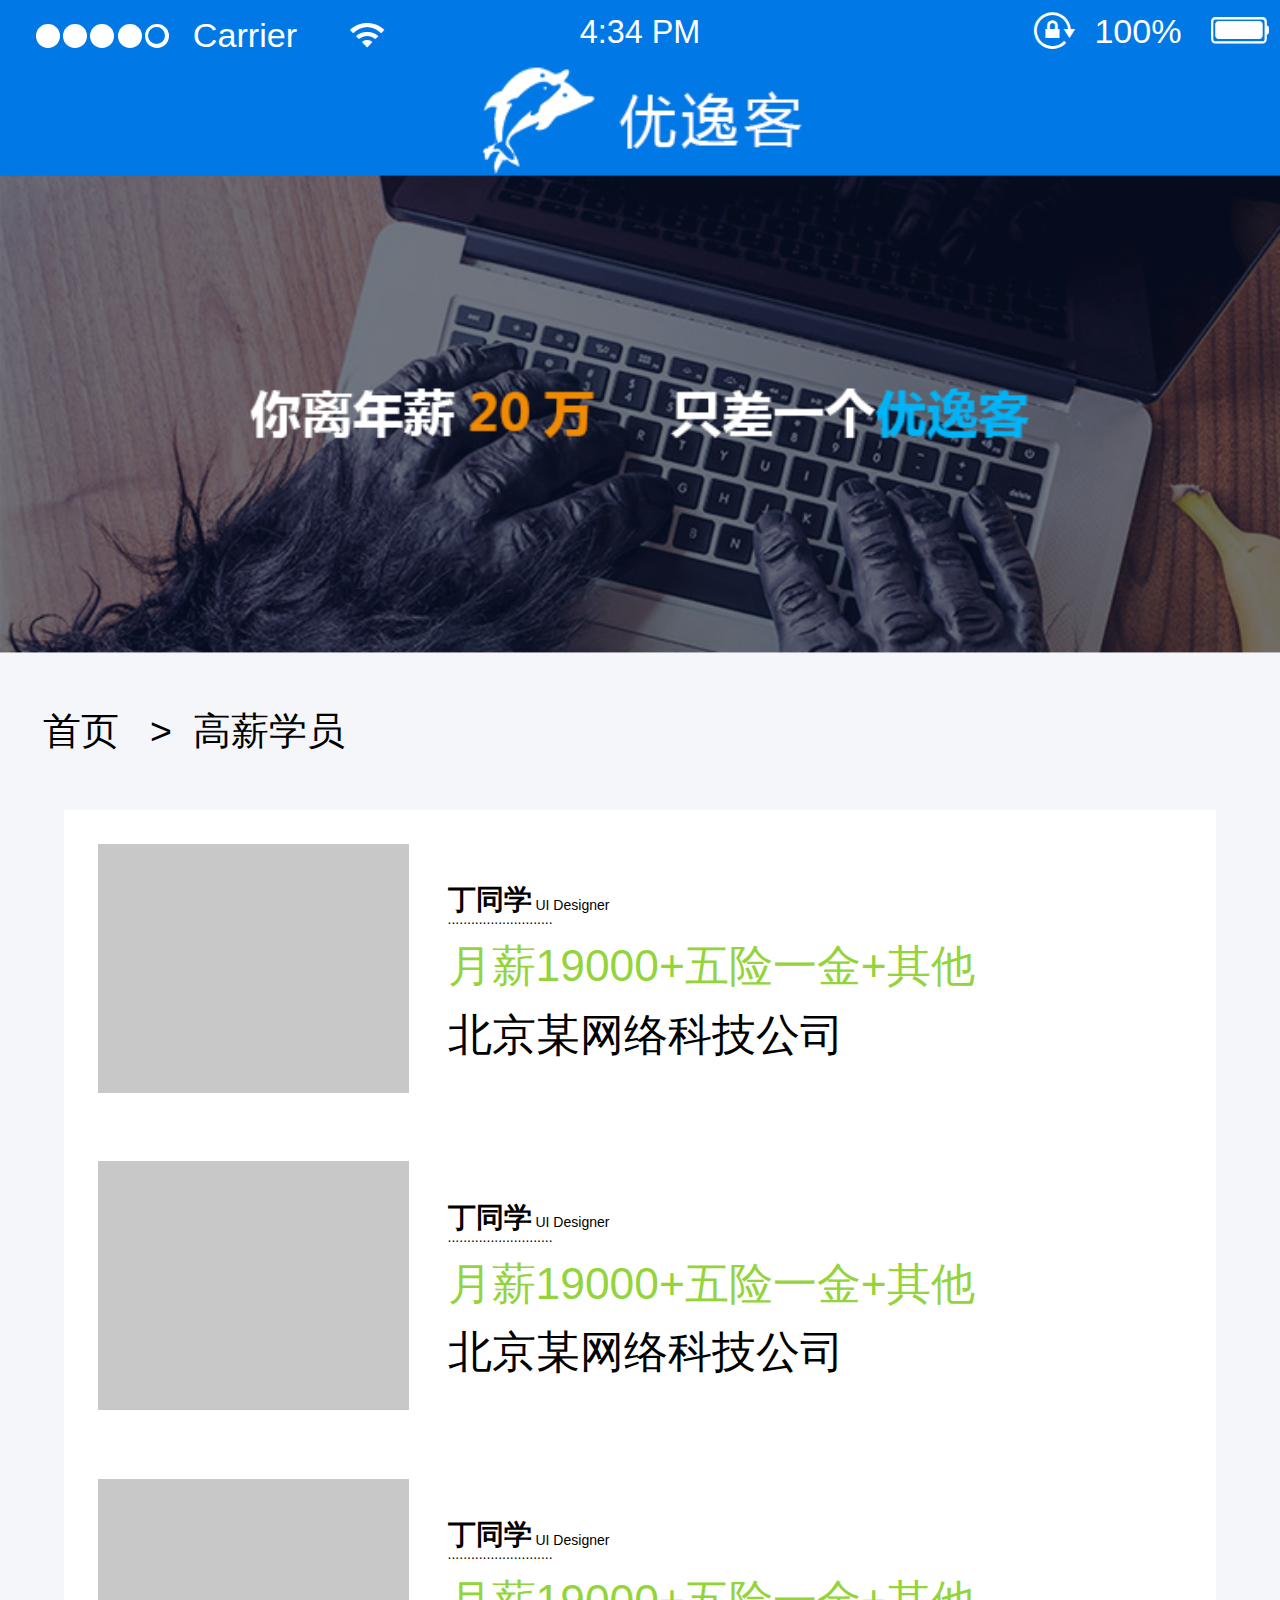
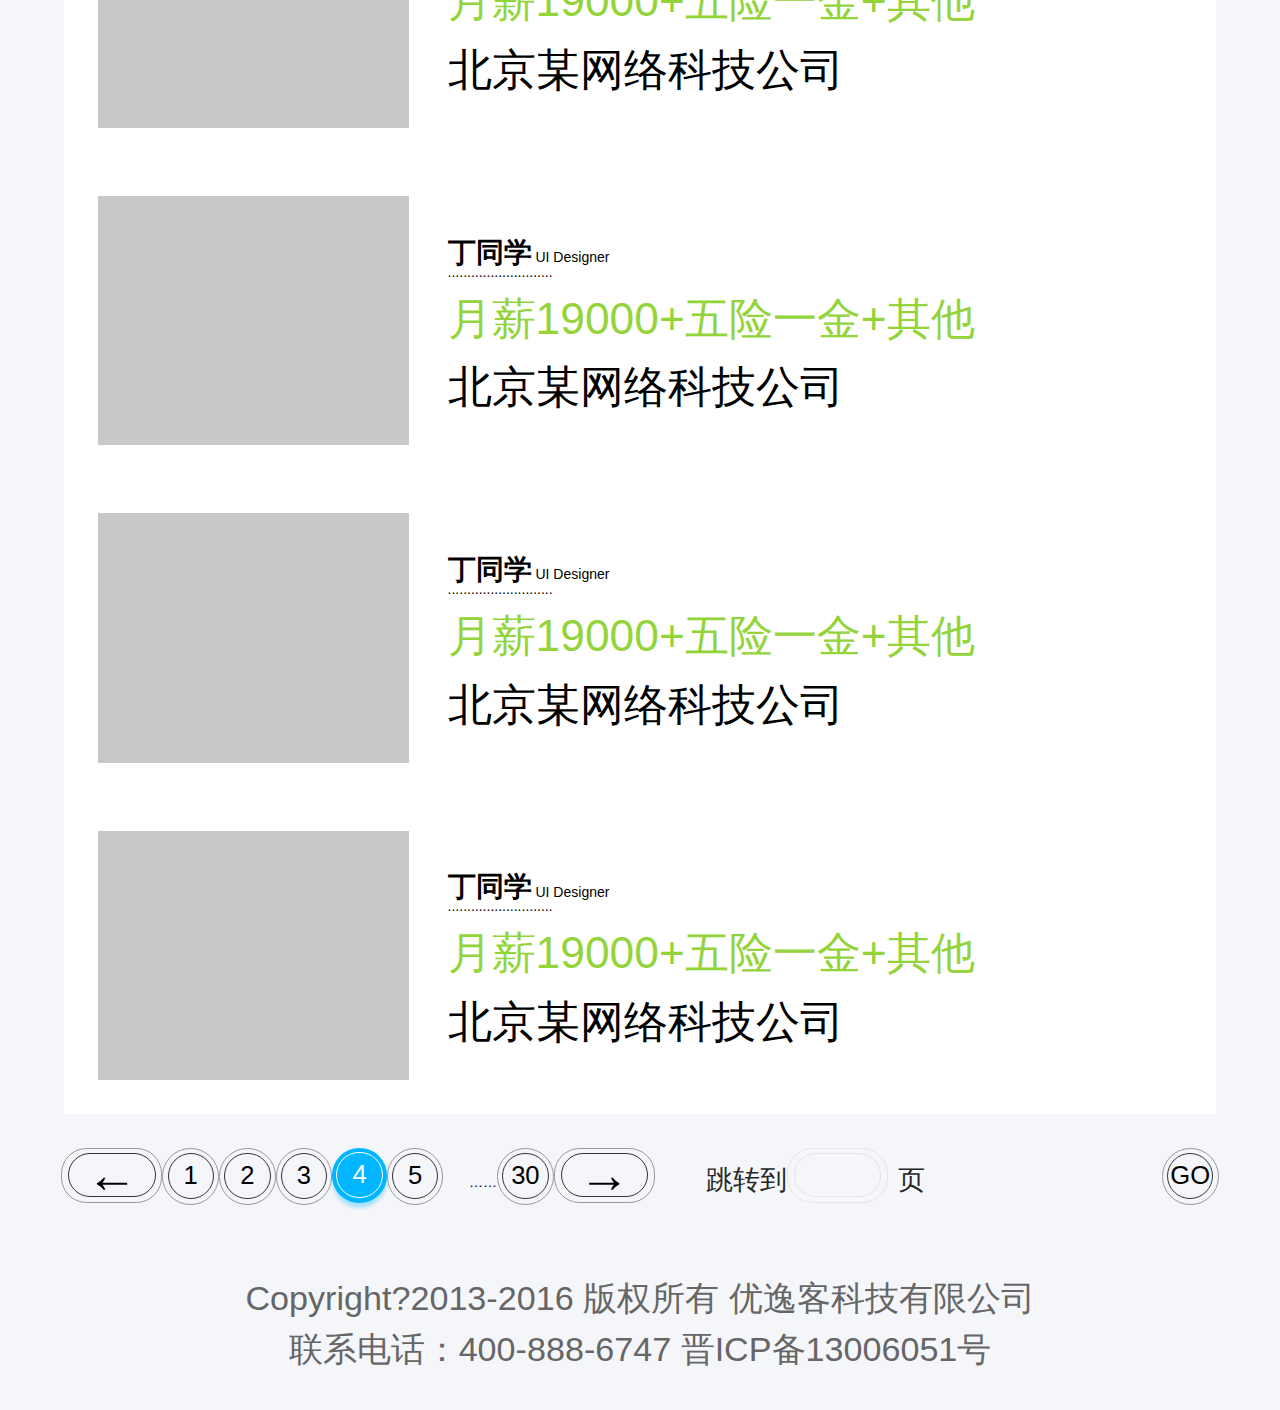
<file: gaoxin.html>
<!DOCTYPE html>
<html lang="en">
    <head>
           <meta charset="utf-8">
        <link rel="stylesheet" href="css/gaoxin.css">
        <link rel="stylesheet" href="font_mzluxfn7p9khjjor/iconfont.css">
        <meta name="viewport" content="width=device-width,initial-scale=1,minimum-scale=1,maximum-scale=1,user-scalable=no" />
         <meta name="x5-orientation" content="portrait | landscape">
         <meta name="x5-orientation" content="portrait">
         <meta name="x5-fullscreen" content="ture" />
         <meta name="x5-fullscreen" content="yes" >
        <meta name="format-detection" content="telephone=no,email=no" />
        <link rel="stylesheet" href="css/comment.css">
         <script src="js/rem.js"></script>
    </head>
    <body>
    	<div class="boxs">
    		<!--手机显示栏-->
    		<div class="box1">
    			<ul>
    				<li></li>
    				<li></li>
    				<li></li>
    				<li></li>
    				<li><div class="boxnei"></div></li>
    				<div class="box1-1"><span>Carrier</span></div>
    				<div class="iconfont icon-xinhao"></div>
    			</ul>
    		<div class="box1-2"><span>4:34 PM</span></div>
    		<ol>
    			<li><div class="iconfont  icon-pingmusuoding"></div></li>
    			<li><span>100%</span></li>
    			<li><div class="iconfont  icon-tubiao-dianchiman"></div></li>
    		</ol>
    		
    		</div>
    		<div class="uek">
    			<ul>
    				<li><img src="img/1.png" alt="" /></li>
    			</ul></div>
    		<!--banner-->
    		 <div class="banner">
    		 	<img src="img/2.png" alt="" />
    		 </div>
    		<!--首页-->
    		<div class="textbox">
    			<p><a href="index.html">首页</a>   >  高薪学员</p>
    		</div>
    		<div class="box2">
    			<div class="box2-1"></div>
    			<ul>
    				<li>
    					<h1>丁同学</h1>
    					<span>UI Designer</span>
    					<p>...........................</p>
    				</li>
    				<li><span>月薪19000+五险一金+其他</span></li>
    				<li><span>北京某网络科技公司</span></li>
    			</ul>
    		</div>
    			<div class="box2">
    			<div class="box2-1"></div>
    			<ul>
    				<li>
    					<h1>丁同学</h1>
    					<span>UI Designer</span>
    					<p>...........................</p>
    				</li>
    				<li><span>月薪19000+五险一金+其他</span></li>
    				<li><span>北京某网络科技公司</span></li>
    			</ul>
    		</div>
    			<div class="box2">
    			<div class="box2-1"></div>
    			<ul>
    				<li>
    					<h1>丁同学</h1>
    					<span>UI Designer</span>
    					<p>...........................</p>
    				</li>
    				<li><span>月薪19000+五险一金+其他</span></li>
    				<li><span>北京某网络科技公司</span></li>
    			</ul>
    		</div>
    			<div class="box2">
    			<div class="box2-1"></div>
    			<ul>
    				<li>
    					<h1>丁同学</h1>
    					<span>UI Designer</span>
    					<p>...........................</p>
    				</li>
    				<li><span>月薪19000+五险一金+其他</span></li>
    				<li><span>北京某网络科技公司</span></li>
    			</ul>
    		</div>
    			<div class="box2">
    			<div class="box2-1"></div>
    			<ul>
    				<li>
    					<h1>丁同学</h1>
    					<span>UI Designer</span>
    					<p>...........................</p>
    				</li>
    				<li><span>月薪19000+五险一金+其他</span></li>
    				<li><span>北京某网络科技公司</span></li>
    			</ul>
    		</div>
    			<div class="box2">
    			<div class="box2-1"></div>
    			<ul>
    				<li>
    					<h1>丁同学</h1>
    					<span>UI Designer</span>
    					<p>...........................</p>
    				</li>
    				<li><span>月薪19000+五险一金+其他</span></li>
    				<li><span>北京某网络科技公司</span></li>
    			</ul>
    		</div>
    		
    		<!-- fenye -->
                 <div class="yema">
        <div class="yi">
            <i>←</i>
        </div>
        <div class="er">
            <i>1</i>
        </div>
        <div class="er">
            <i>2</i>
        </div>
        <div class="er">
            <i>3</i>
        </div>
        <div class="er">
            <i>4</i>
        </div>
        <div class="er">
            <i>5</i>
        </div>
        <span>……</span>
        <div class="er">
            <i>30</i>
        </div>
        <div class="san">
            <i>→</i>
        </div>
        <b>跳转到</b>
        <div class="si">
            <i></i>
        </div>
        <em>页</em>
        <div class="er">
            <i>GO</i>
        </div>
        
    </div>
    		
    		<footer>
                <p>Copyright?2013-2016 版权所有 优逸客科技有限公司
                <br>联系电话：400-888-6747 晋ICP备13006051号</p>
            </footer>
    		
    		
    		
    		
    		

    		
    		
    		
    		
    		
    		
    		
    		
    		
    		
    		
    		
    		
    		
    		
    		
    		
    		
    		
    		
    		
    		
    		
    		
    		
    		
    		
    		
    		
    		
    		
    		
    		
    		
    		
    		
    	</div>
    	
    	
    	
    </body>
</html>
</file>
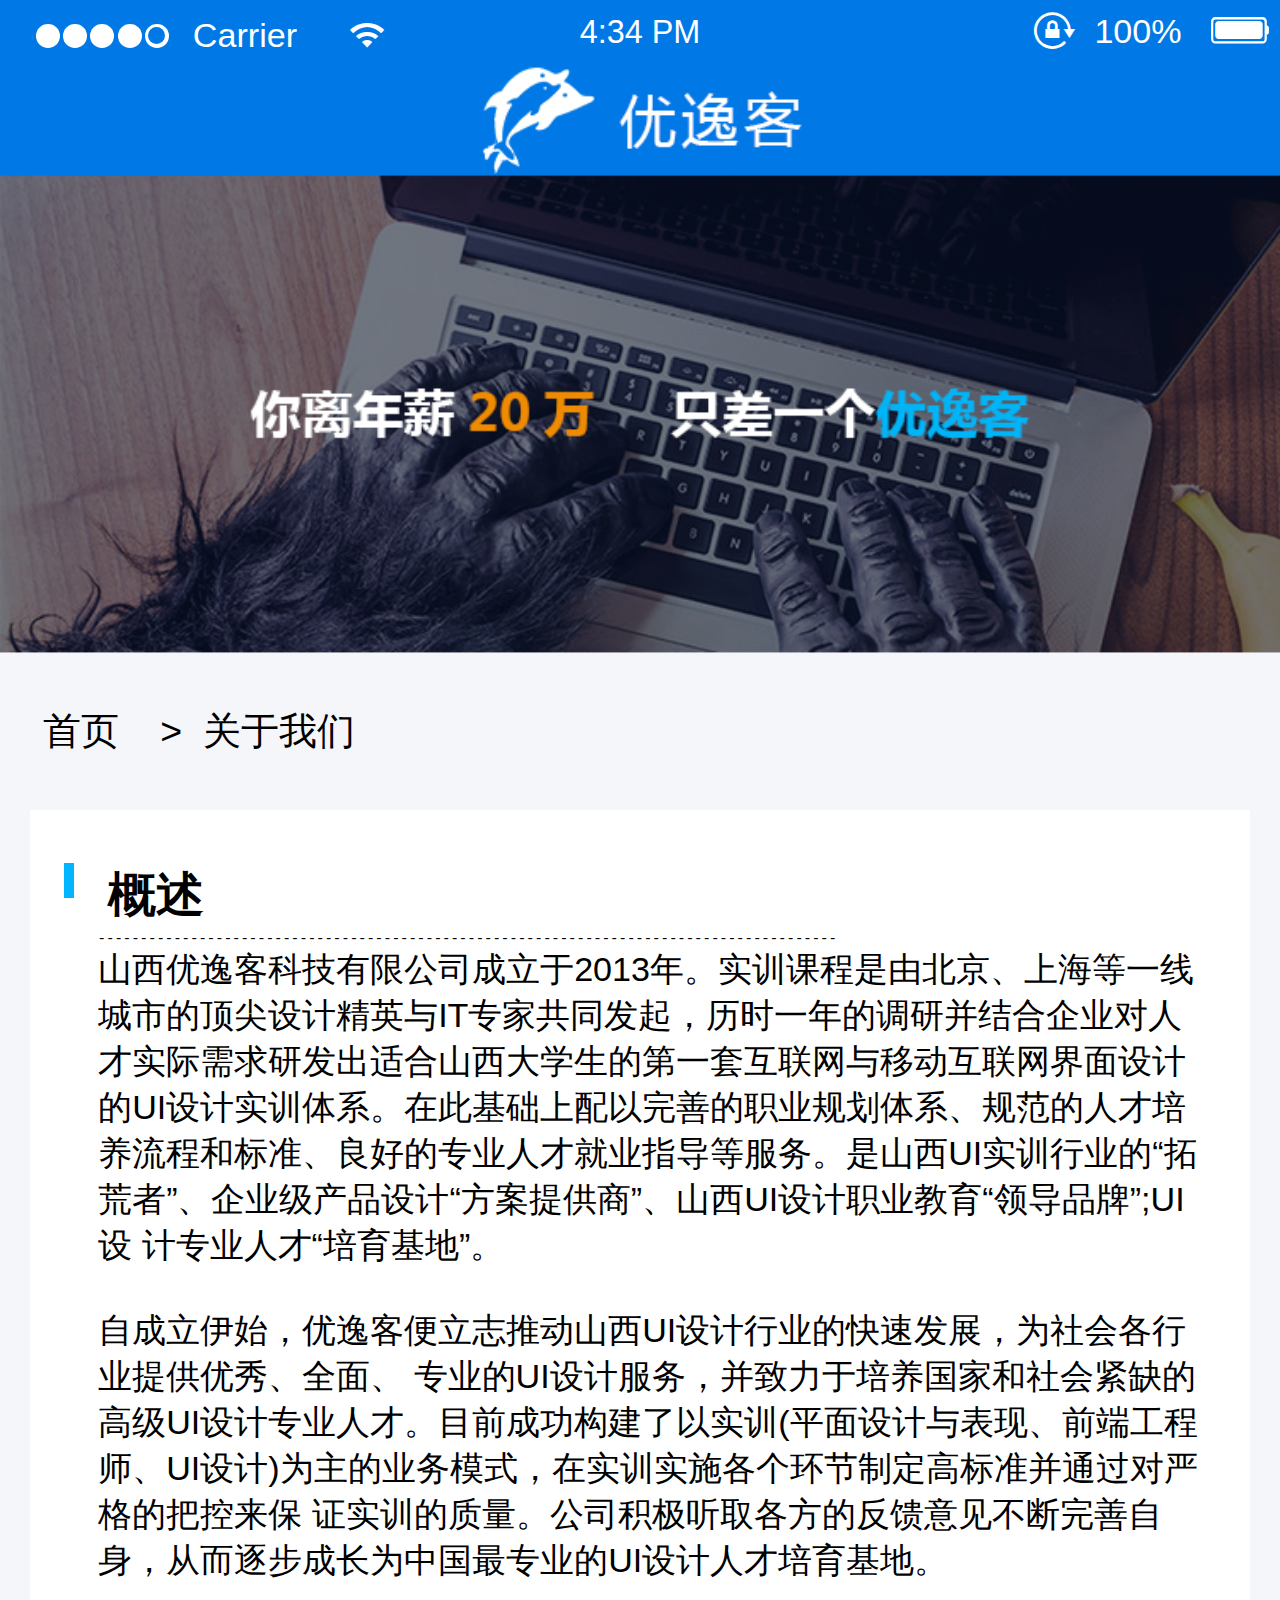
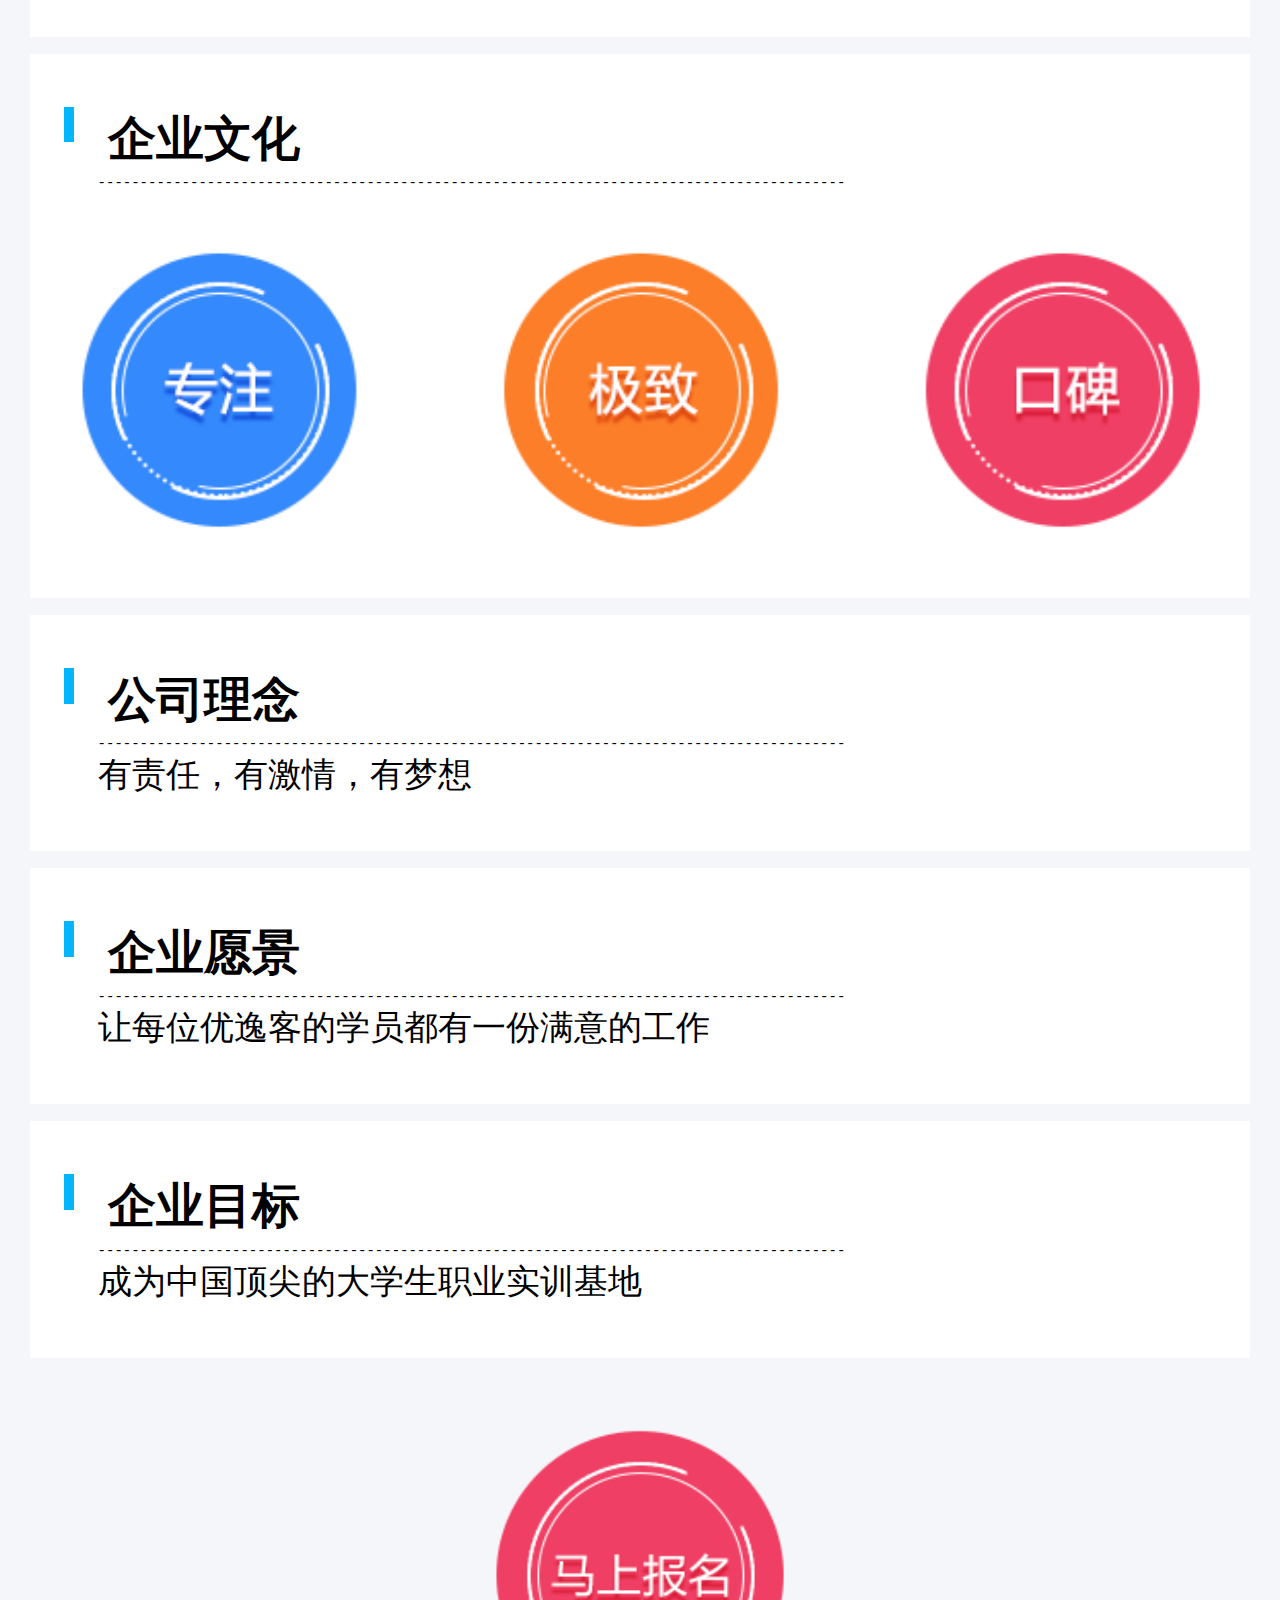
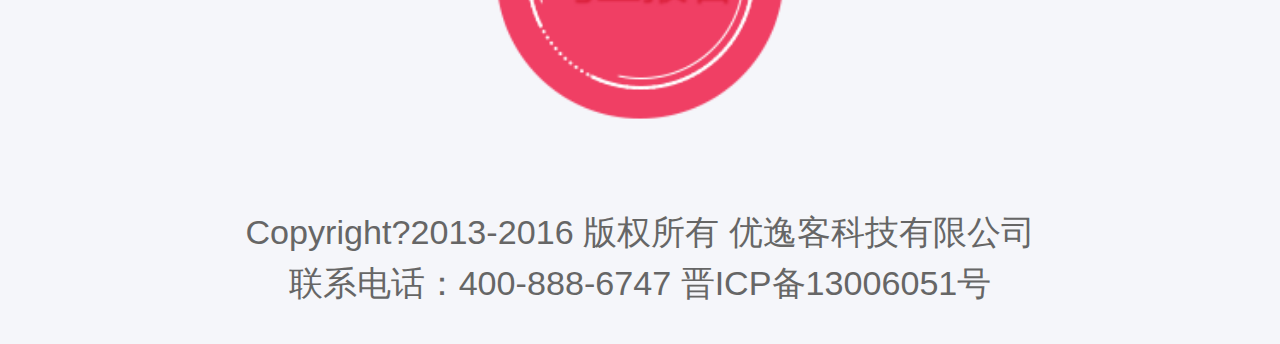
<file: guanyu.html>
<!DOCTYPE html>
<html lang="en">
    <head>
           <meta charset="utf-8">
        <link rel="stylesheet" href="css/guanyu.css">
        <link rel="stylesheet" href="font_mzluxfn7p9khjjor/iconfont.css">
        <meta name="viewport" content="width=device-width,initial-scale=1,minimum-scale=1,maximum-scale=1,user-scalable=no" />
         <meta name="x5-orientation" content="portrait | landscape">
         <meta name="x5-orientation" content="portrait">
         <meta name="x5-fullscreen" content="ture" />
         <meta name="x5-fullscreen" content="yes" >
        <meta name="format-detection" content="telephone=no,email=no" />
        <link rel="stylesheet" href="css/comment.css">
         <script src="js/rem.js"></script>
    </head>
    <body>
    	<div class="boxs">
    		<!--手机显示栏-->
    		<div class="box1">
    			<ul>
    				<li></li>
    				<li></li>
    				<li></li>
    				<li></li>
    				<li><div class="boxnei"></div></li>
    				<div class="box1-1"><span>Carrier</span></div>
    				<div class="iconfont icon-xinhao"></div>
    			</ul>
    		<div class="box1-2"><span>4:34 PM</span></div>
    		<ol>
    			<li><div class="iconfont  icon-pingmusuoding"></div></li>
    			<li><span>100%</span></li>
    			<li><div class="iconfont  icon-tubiao-dianchiman"></div></li>
    		</ol>
    		
    		</div>
    		<div class="uek">
    			<ul>
    				<li><img src="img/1.png" alt="" /></li>
    			</ul></div>
    		<!--banner-->
    		 <div class="banner">
    		 	<img src="img/2.png" alt="" />
    		 </div>
    		<!--首页-->
    		<div class="textbox">
    			<p><a href="index.html">首页</a>    >  关于我们</p>
    		</div>

    	    
            <div class="text-Box">
              <div class="text-Box1"></div>
              <h2>概述</h2>
              <pre>    ----------------------------------------------------------------------------------------</pre>
              <p>山西优逸客科技有限公司成立于2013年。实训课程是由北京、上海等一线城市的顶尖设计精英与IT专家共同发起，历时一年的调研并结合企业对人才实际需求研发出适合山西大学生的第一套互联网与移动互联网界面设计的UI设计实训体系。在此基础上配以完善的职业规划体系、规范的人才培养流程和标准、良好的专业人才就业指导等服务。是山西UI实训行业的“拓荒者”、企业级产品设计“方案提供商”、山西UI设计职业教育“领导品牌”;UI设 计专业人才“培育基地”。<br>
              <br>
              自成立伊始，优逸客便立志推动山西UI设计行业的快速发展，为社会各行业提供优秀、全面、 专业的UI设计服务，并致力于培养国家和社会紧缺的高级UI设计专业人才。目前成功构建了以实训(平面设计与表现、前端工程师、UI设计)为主的业务模式，在实训实施各个环节制定高标准并通过对严格的把控来保 证实训的质量。公司积极听取各方的反馈意见不断完善自身，从而逐步成长为中国最专业的UI设计人才培育基地。</p>
            </div>
                   <div class="text-Box">
              <div class="text-Box1"></div>
              <h2>企业文化</h2>
              <pre>    -----------------------------------------------------------------------------------------</pre>
                <img src="img/2017-04-09_172530.png" alt="">
            </div>
                    <div class="text-Box">
              <div class="text-Box1"></div>
              <h2>公司理念</h2>
              <pre>    -----------------------------------------------------------------------------------------</pre>
                <p>有责任，有激情，有梦想</p>
            </div>
                     <div class="text-Box">
              <div class="text-Box1"></div>
              <h2>企业愿景</h2>
              <pre>    -----------------------------------------------------------------------------------------</pre>
                <p>让每位优逸客的学员都有一份满意的工作</p>
            </div>
                     <div class="text-Box">
              <div class="text-Box1"></div>
              <h2>企业目标</h2>
              <pre>    -----------------------------------------------------------------------------------------</pre>
                <p>成为中国顶尖的大学生职业实训基地</p>
            </div>
             

            <div class="img"><img src="img/4.png" alt=""></div>


    		
    		<footer>
                <p>Copyright?2013-2016 版权所有 优逸客科技有限公司
                <br>联系电话：400-888-6747 晋ICP备13006051号</p>
            </footer>

    		
    		
    	</div>
    	
    	
    	
    </body>
</html>
</file>
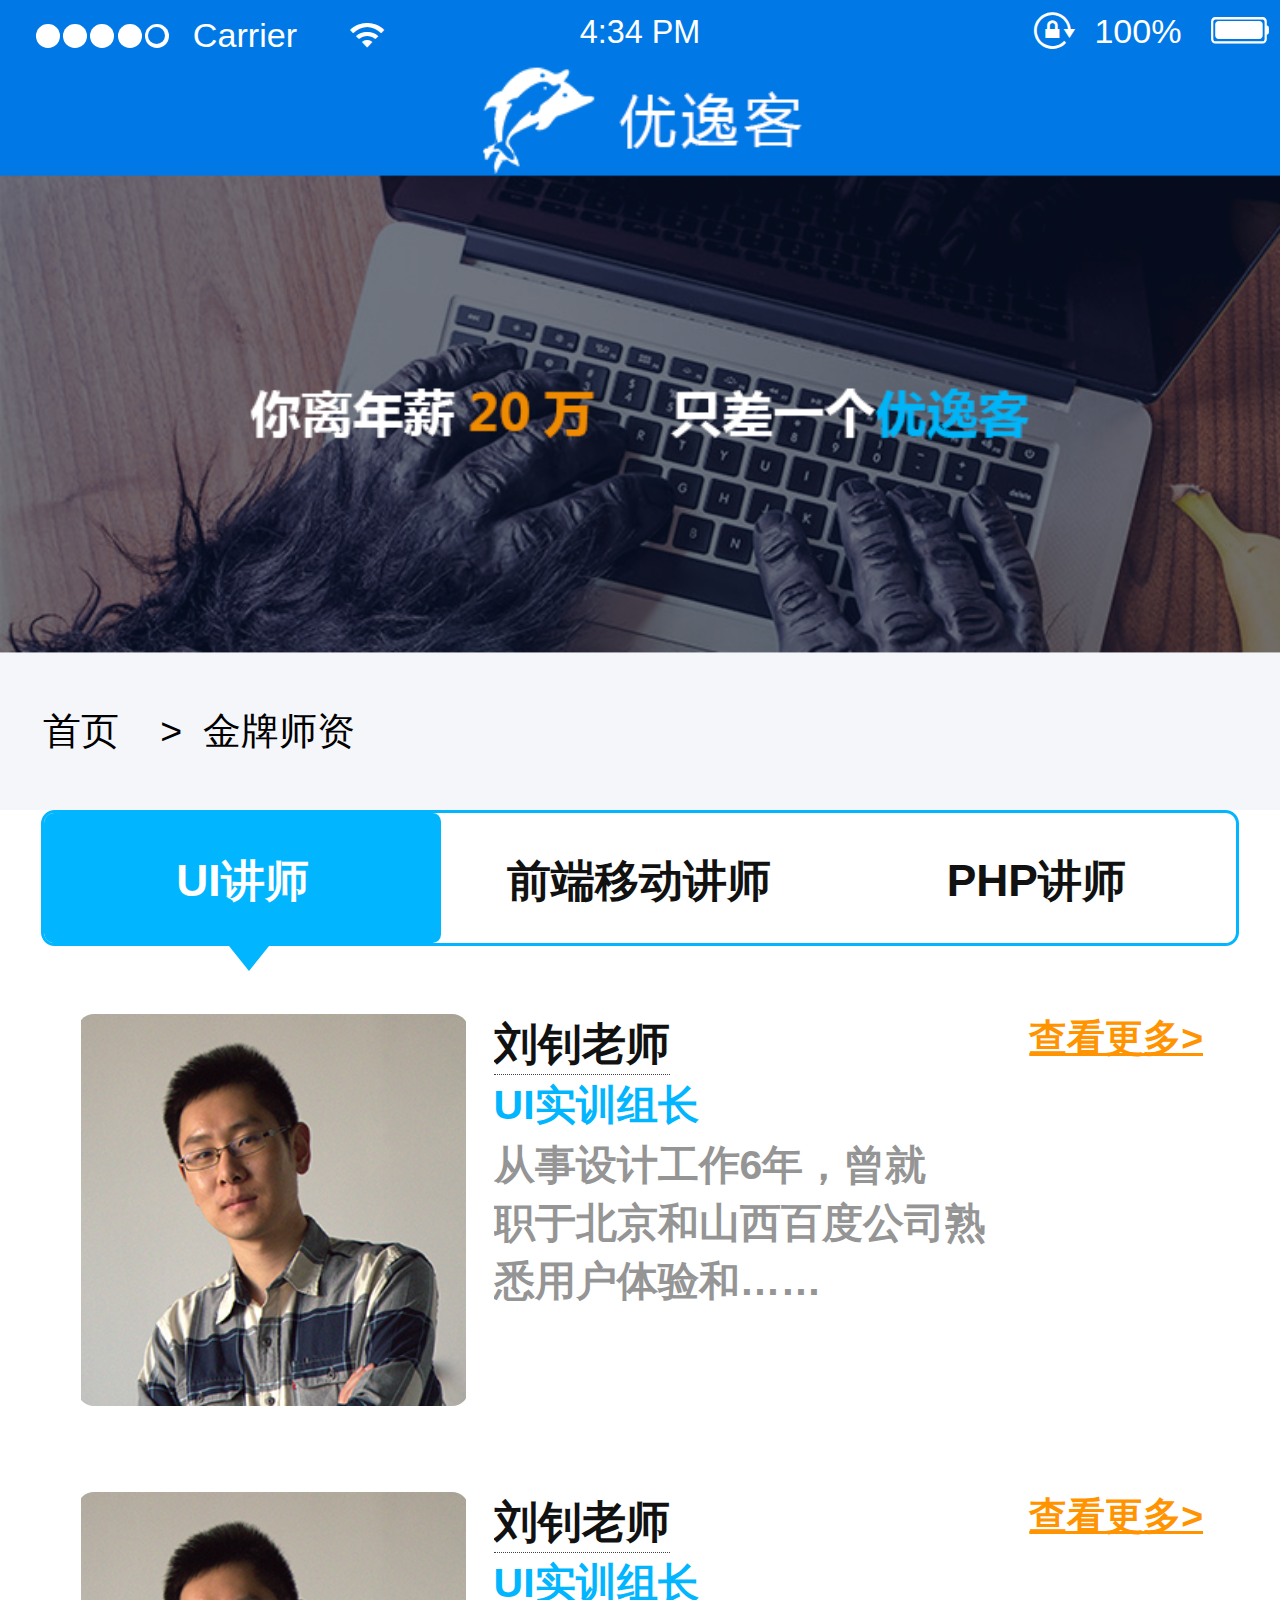
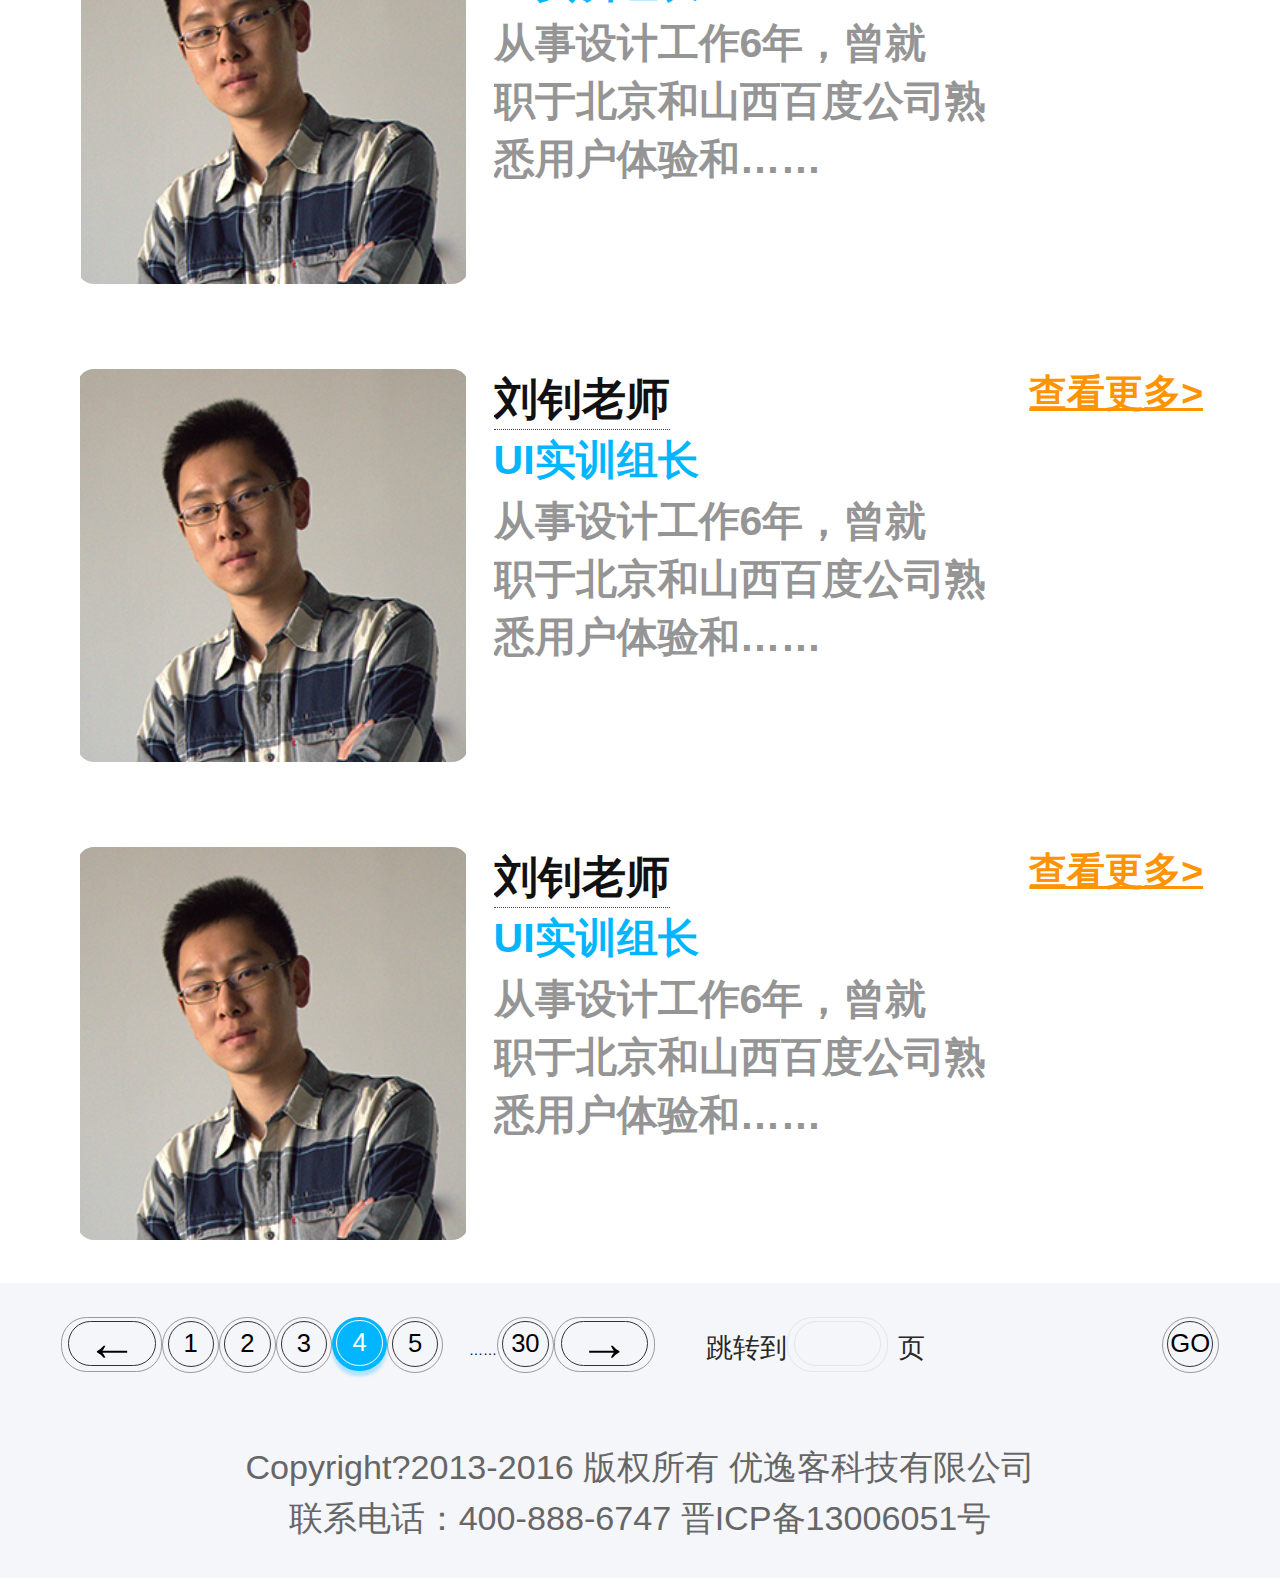
<file: jinpai.html>
<!DOCTYPE html>
<html lang="en">
    <head>
           <meta charset="utf-8">
        <link rel="stylesheet" href="css/jinpai.css">
        <link rel="stylesheet" href="font_mzluxfn7p9khjjor/iconfont.css">
        <meta name="viewport" content="width=device-width,initial-scale=1,minimum-scale=1,maximum-scale=1,user-scalable=no" />
         <meta name="x5-orientation" content="portrait | landscape">
         <meta name="x5-orientation" content="portrait">
         <meta name="x5-fullscreen" content="ture" />
         <meta name="x5-fullscreen" content="yes" >
        <meta name="format-detection" content="telephone=no,email=no" />
        <link rel="stylesheet" href="css/comment.css">
         <script src="js/rem.js"></script>
    </head>
    <body>
    	<div class="boxs">
    		<!--手机显示栏-->
    		<div class="box1">
    			<ul>
    				<li></li>
    				<li></li>
    				<li></li>
    				<li></li>
    				<li><div class="boxnei"></div></li>
    				<div class="box1-1"><span>Carrier</span></div>
    				<div class="iconfont icon-xinhao"></div>
    			</ul>
    		<div class="box1-2"><span>4:34 PM</span></div>
    		<ol>
    			<li><div class="iconfont  icon-pingmusuoding"></div></li>
    			<li><span>100%</span></li>
    			<li><div class="iconfont  icon-tubiao-dianchiman"></div></li>
    		</ol>
    		
    		</div>
    		<div class="uek">
    			<ul>
    				<li><img src="img/1.png" alt="" /></li>
    			</ul></div>
    		<!--banner-->
    		 <div class="banner">
    		 	<img src="img/2.png" alt="" />
    		 </div>
    		<!--首页-->
    		<div class="textbox">
    			<p><a href="index.html">首页</a>    >  金牌师资</p> 
    		</div>
           <!-- ----- -->
            <div class="ui">
        <div class="juxing">
            <div class="jiangshi">
                UI讲师
            </div>
            <div class="jiangshia">
                前端移动讲师
            </div>
            <div class="jiangshia">
                PHP讲师
            </div>
            
        </div>
        <div class="sanjiao"></div>
    </div>
        <!-- 横栏 -->
       <div class="liu">
        <div class="fang"></div>
        <div class="wenzi">
            <div class="lll">
                <i>刘钊老师</i>
                <a href="jinpaixiangqing.html">查看更多&gt;</a>
            </div>
            <div class="llo">
                <strong>UI实训组长</strong>
            </div>
            <div class="llp">
                <b>从事设计工作6年，曾就<br />职于北京和山西百度公司熟<br />悉用户体验和……</b>
            </div>
        </div>
        
    </div>
    <div class="liu">
        <div class="fang"></div>
        <div class="wenzi">
            <div class="lll">
                <i>刘钊老师</i>
                <a href="shizixiangqing.html">查看更多&gt;</a>
            </div>
            <div class="llo">
                <strong>UI实训组长</strong>
            </div>
            <div class="llp">
                <b>从事设计工作6年，曾就<br />职于北京和山西百度公司熟<br />悉用户体验和……</b>
            </div>
        </div>
    </div>
    		 <div class="liu">
        <div class="fang"></div>
        <div class="wenzi">
            <div class="lll">
                <i>刘钊老师</i>
                <a href="shizixiangqing.html">查看更多&gt;</a>
            </div>
            <div class="llo">
                <strong>UI实训组长</strong>
            </div>
            <div class="llp">
                <b>从事设计工作6年，曾就<br />职于北京和山西百度公司熟<br />悉用户体验和……</b>
            </div>
        </div>
    </div>
     <div class="liu">
        <div class="fang"></div>
        <div class="wenzi">
            <div class="lll">
                <i>刘钊老师</i>
                <a href="shizixiangqing.html">查看更多&gt;</a>
            </div>
            <div class="llo">
                <strong>UI实训组长</strong>
            </div>
            <div class="llp">
                <b>从事设计工作6年，曾就<br />职于北京和山西百度公司熟<br />悉用户体验和……</b>
            </div>
        </div>
    </div>
    		<!-- fenye -->
    		  <div class="yema">
        <div class="yi">
            <i>←</i>
        </div>
        <div class="er">
            <i>1</i>
        </div>
        <div class="er">
            <i>2</i>
        </div>
        <div class="er">
            <i>3</i>
        </div>
        <div class="er">
            <i>4</i>
        </div>
        <div class="er">
            <i>5</i>
        </div>
        <span>……</span>
        <div class="er">
            <i>30</i>
        </div>
        <div class="san">
            <i>→</i>
        </div>
        <b>跳转到</b>
        <div class="si">
            <i></i>
        </div>
        <em>页</em>
        <div class="er">
            <i>GO</i>
        </div>
        
    </div>
    		<footer>
                <p>Copyright?2013-2016 版权所有 优逸客科技有限公司
                <br>联系电话：400-888-6747 晋ICP备13006051号</p>
            </footer>
    		
    		
    		
    		
    		

    		
    		
    		
    		
    		
    		
    		
    		
    		
    		
    		
    		
    		
    		
    		
    		
    		
    		
    		
    		
    		
    		
    		
    		
    		
    		
    		
    		
    		
    		
    		
    		
    		
    		
    		
    		
    	</div>
    	
    	
    	
    </body>
</html>
</file>
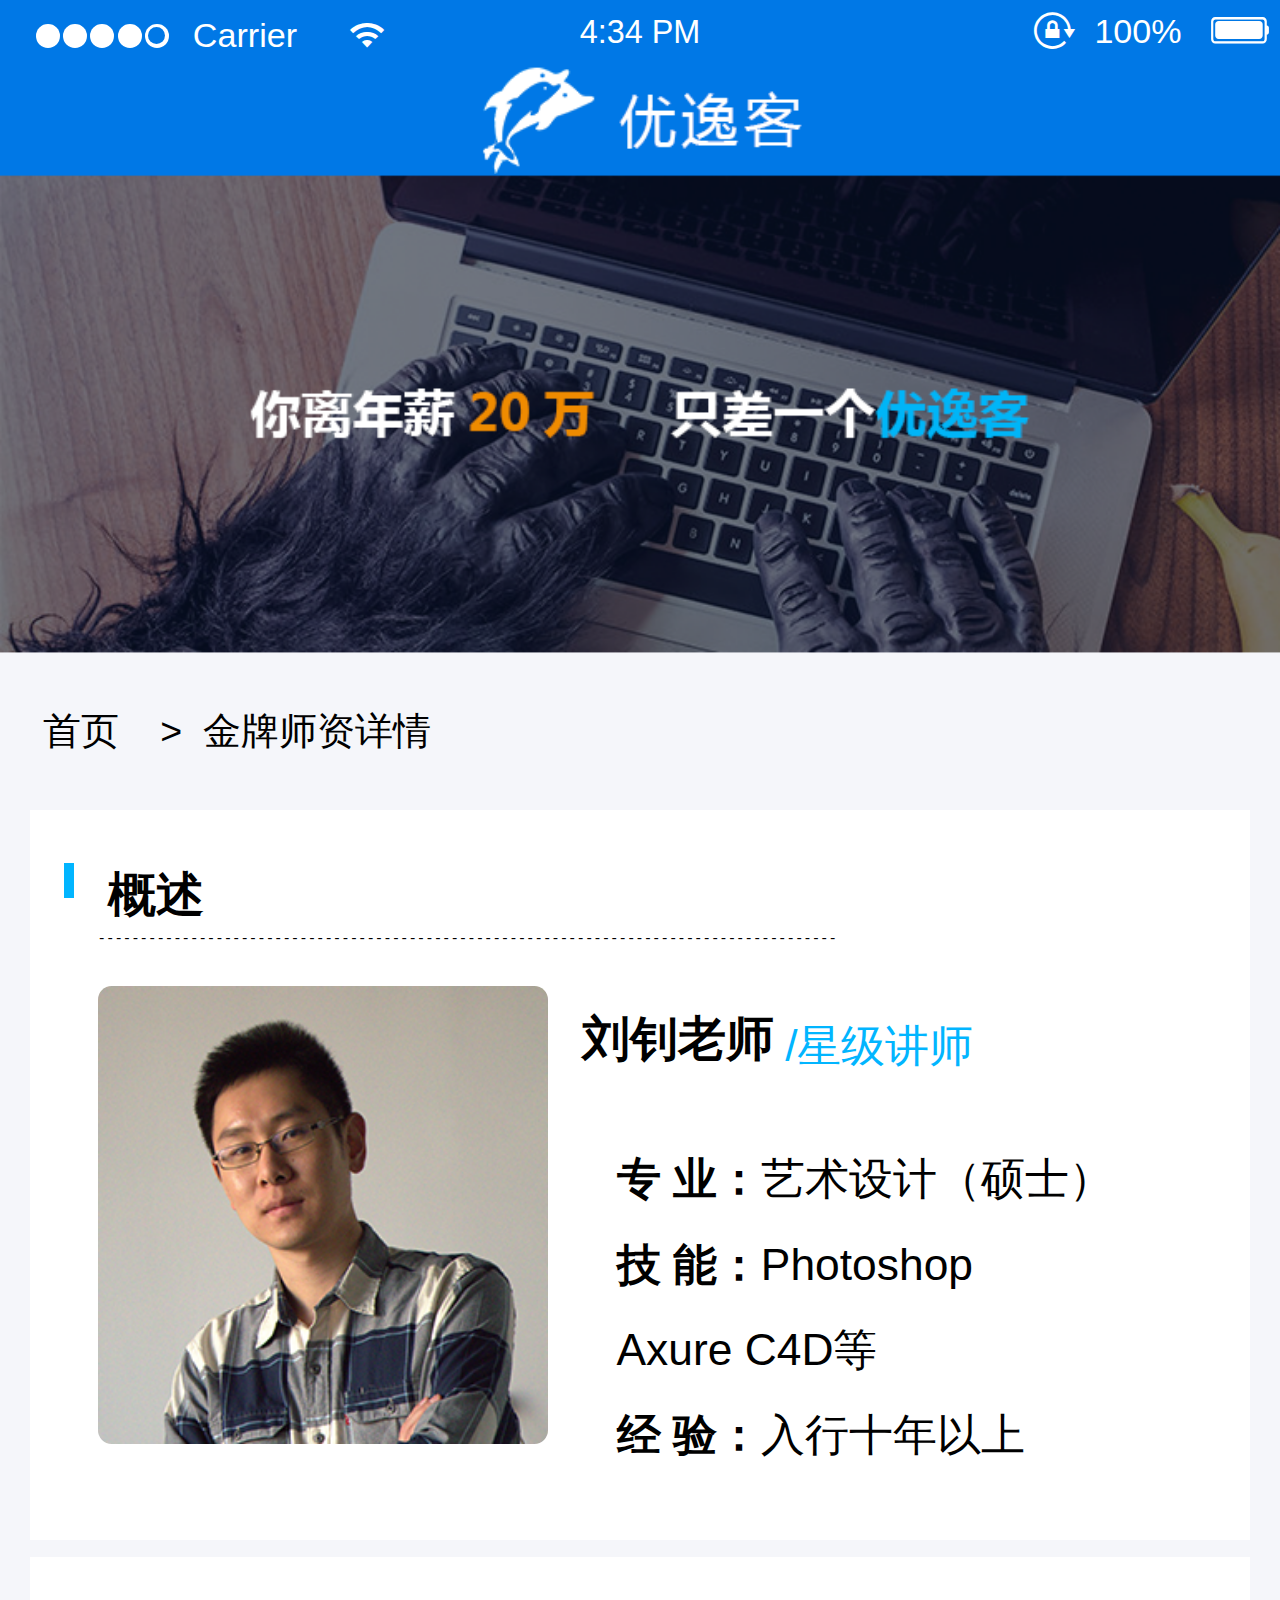
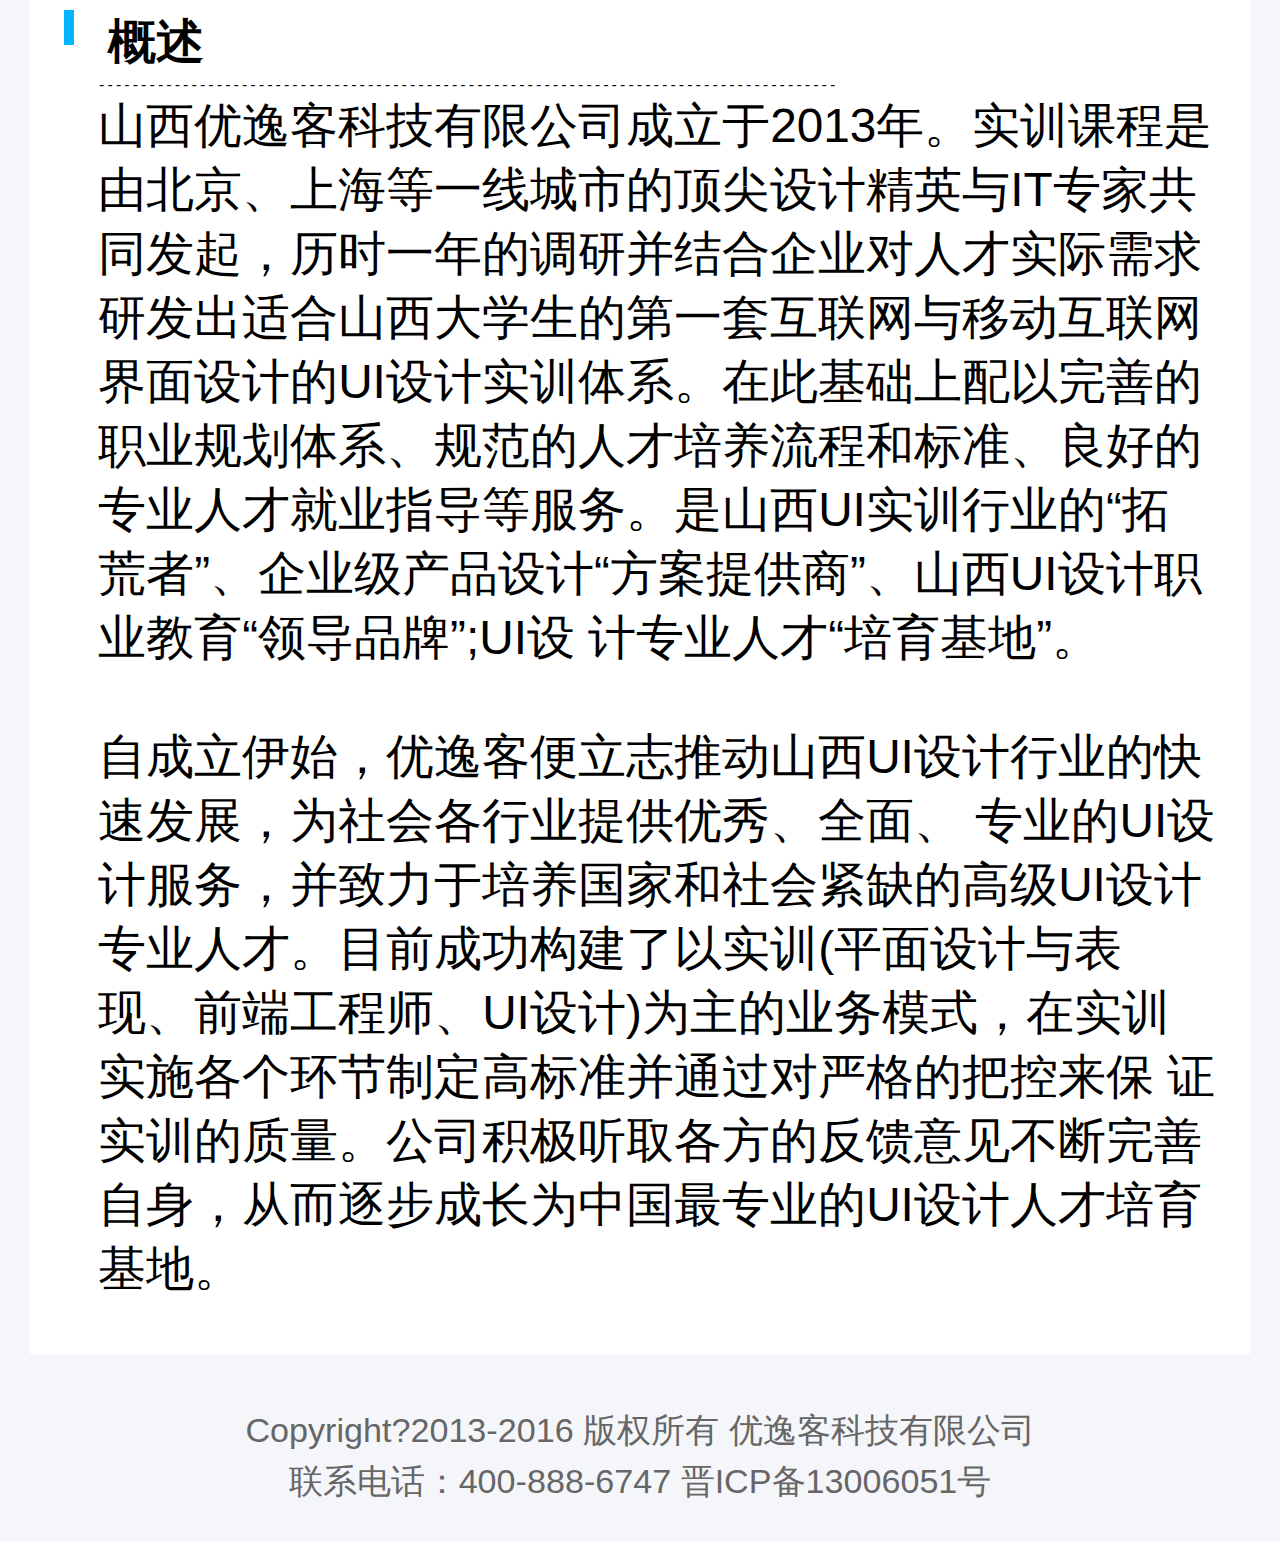
<file: jinpaixiangqing.html>
<!DOCTYPE html>
<html lang="en">
    <head>
           <meta charset="utf-8">
        <link rel="stylesheet" href="css/jinpaishizixiangqing.css">
        <link rel="stylesheet" href="font_mzluxfn7p9khjjor/iconfont.css">
        <meta name="viewport" content="width=device-width,initial-scale=1,minimum-scale=1,maximum-scale=1,user-scalable=no" />
         <meta name="x5-orientation" content="portrait | landscape">
         <meta name="x5-orientation" content="portrait">
         <meta name="x5-fullscreen" content="ture" />
         <meta name="x5-fullscreen" content="yes" >
        <meta name="format-detection" content="telephone=no,email=no" />
        <link rel="stylesheet" href="css/comment.css">
         <script src="js/rem.js"></script>
    </head>
    <body>
    	<div class="boxs">
    		<!--手机显示栏-->
    		<div class="box1">
    			<ul>
    				<li></li>
    				<li></li>
    				<li></li>
    				<li></li>
    				<li><div class="boxnei"></div></li>
    				<div class="box1-1"><span>Carrier</span></div>
    				<div class="iconfont icon-xinhao"></div>
    			</ul>
    		<div class="box1-2"><span>4:34 PM</span></div>
    		<ol>
    			<li><div class="iconfont  icon-pingmusuoding"></div></li>
    			<li><span>100%</span></li>
    			<li><div class="iconfont  icon-tubiao-dianchiman"></div></li>
    		</ol>
    		
    		</div>
    		<div class="uek">
    			<ul>
    				<li><img src="img/1.png" alt="" /></li>
    			</ul></div>
    		<!--banner-->
    		 <div class="banner">
    		 	<img src="img/2.png" alt="" />
    		 </div>
    		<!--首页-->
    		<div class="textbox">
    			<p><a href="index.html">首页</a>    >  金牌师资详情</p>
    		</div>

    	    
            <div class="text-Box">
              <div class="text-Box1"></div>
              <h2>概述</h2>
              <pre>    ----------------------------------------------------------------------------------------</pre>
          <div class="box2-1">
                 <img src="img/s1.png" alt="">   
          </div>
            <ul>
              <li><h2>刘钊老师</h2> 
              <span>/星级讲师</span></li>
              <li><p>专  业：<span>艺术设计（硕士）</span></p>
              <p>技  能：<span>Photoshop <br> Axure C4D等</span></p>
              <p>经  验：<span>入行十年以上</span></p></li>
            
            </ul>

          
        </div>
           <div class="text-Box2">
              <div class="text-Box1"></div>
              <h2>概述</h2>
              <pre>    ----------------------------------------------------------------------------------------</pre>
              <p>山西优逸客科技有限公司成立于2013年。实训课程是由北京、上海等一线城市的顶尖设计精英与IT专家共同发起，历时一年的调研并结合企业对人才实际需求研发出适合山西大学生的第一套互联网与移动互联网界面设计的UI设计实训体系。在此基础上配以完善的职业规划体系、规范的人才培养流程和标准、良好的专业人才就业指导等服务。是山西UI实训行业的“拓荒者”、企业级产品设计“方案提供商”、山西UI设计职业教育“领导品牌”;UI设 计专业人才“培育基地”。<br>
              <br>
              自成立伊始，优逸客便立志推动山西UI设计行业的快速发展，为社会各行业提供优秀、全面、 专业的UI设计服务，并致力于培养国家和社会紧缺的高级UI设计专业人才。目前成功构建了以实训(平面设计与表现、前端工程师、UI设计)为主的业务模式，在实训实施各个环节制定高标准并通过对严格的把控来保 证实训的质量。公司积极听取各方的反馈意见不断完善自身，从而逐步成长为中国最专业的UI设计人才培育基地。</p>
            </div>



    		
    		<footer>
                <p>Copyright?2013-2016 版权所有 优逸客科技有限公司
                <br>联系电话：400-888-6747 晋ICP备13006051号</p>
            </footer>

    		
    		
    	</div>
    	
    	
    	
    </body>
</html>
</file>
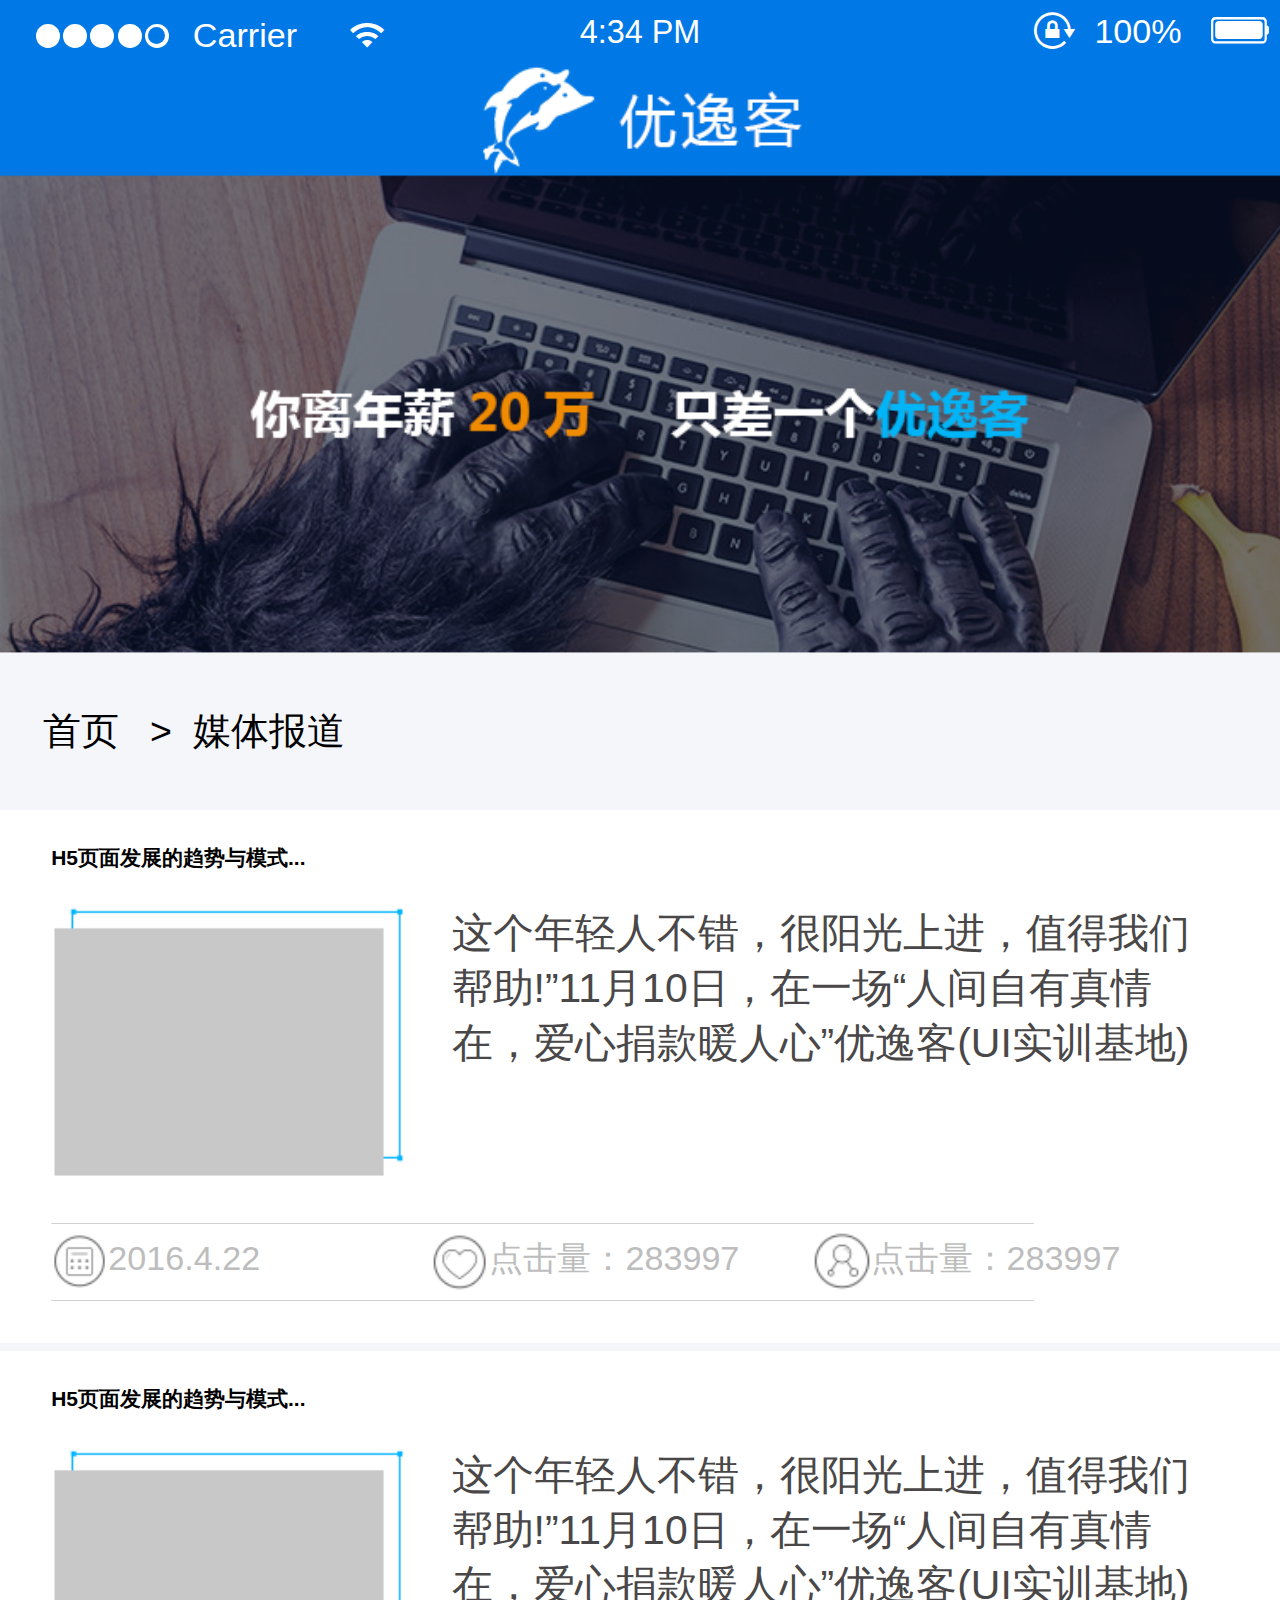
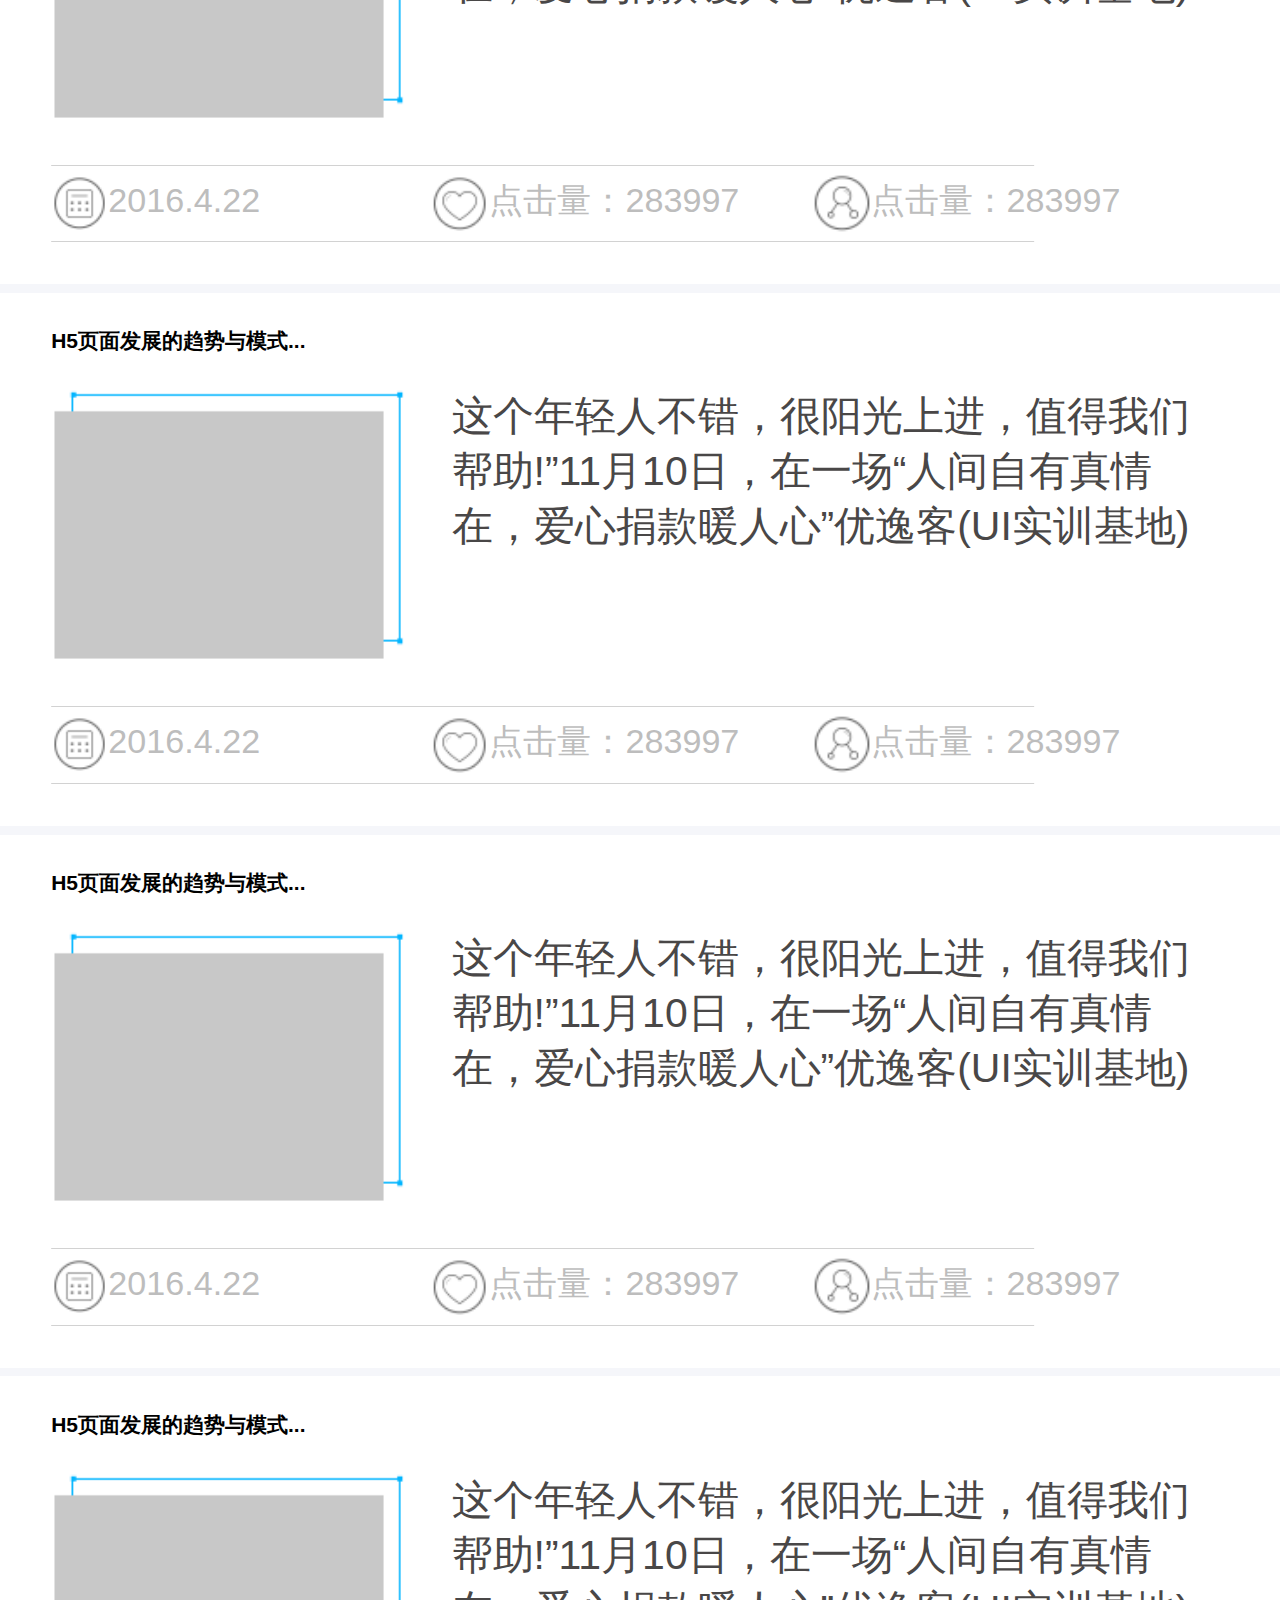
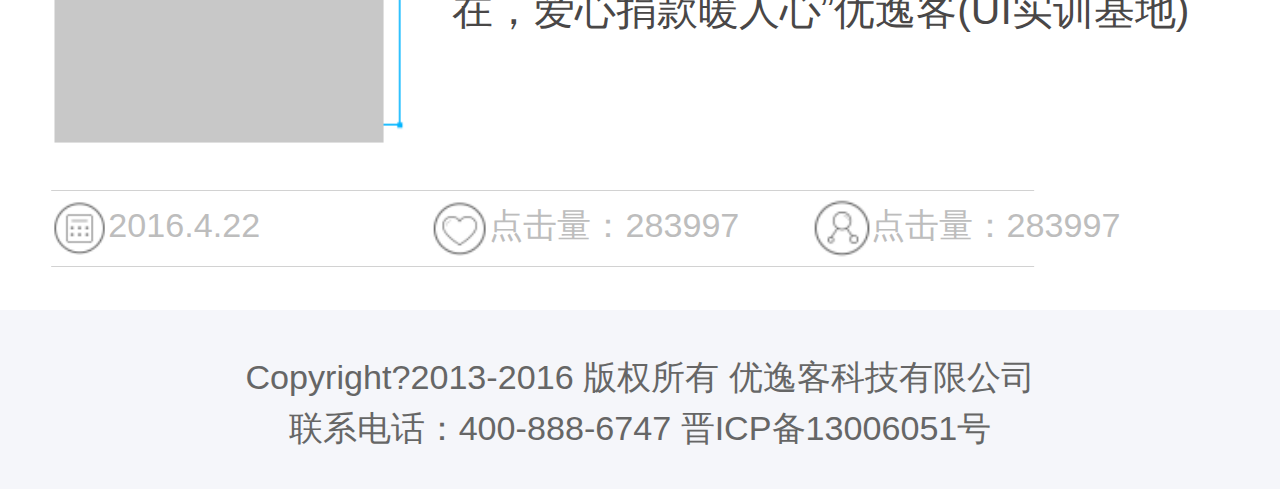
<file: meitibaodao.html>
<!DOCTYPE html>
<html lang="en">
    <head>
           <meta charset="utf-8">
        <link rel="stylesheet" href="css/meiti.css">
        <link rel="stylesheet" href="font_mzluxfn7p9khjjor/iconfont.css">
        <meta name="viewport" content="width=device-width,initial-scale=1,minimum-scale=1,maximum-scale=1,user-scalable=no" />
         <meta name="x5-orientation" content="portrait | landscape">
         <meta name="x5-orientation" content="portrait">
         <meta name="x5-fullscreen" content="ture" />
         <meta name="x5-fullscreen" content="yes" >
        <meta name="format-detection" content="telephone=no,email=no" />
        <link rel="stylesheet" href="css/comment.css">
         <script src="js/rem.js"></script>
    </head>
    <body>
    	<div class="boxs">
    		<!--手机显示栏-->
    		<div class="box1">
    			<ul>
    				<li></li>
    				<li></li>
    				<li></li>
    				<li></li>
    				<li><div class="boxnei"></div></li>
    				<div class="box1-1"><span>Carrier</span></div>
    				<div class="iconfont icon-xinhao"></div>
    			</ul>
    		<div class="box1-2"><span>4:34 PM</span></div>
    		<ol>
    			<li><div class="iconfont  icon-pingmusuoding"></div></li>
    			<li><span>100%</span></li>
    			<li><div class="iconfont  icon-tubiao-dianchiman"></div></li>
    		</ol>
    		
    		</div>
    		<div class="uek">
    			<ul>
    				<li><img src="img/1.png" alt="" /></li>
    			</ul></div>
    		<!--banner-->
    		 <div class="banner">
    		 	<img src="img/2.png" alt="" />
    		 </div>
    		<!--首页-->
    		<div class="textbox">
    			<p><a href="index.html">首页</a>   >  媒体报道</p>
    		</div>
          <div class="H5-Box">
            <h2>H5页面发展的趋势与模式...</h2>
            <div class="tex-b">
              <div class="img"><img src="img/m1.png" alt=""></div>
              <p>这个年轻人不错，很阳光上进，值得我们帮助!”11月10日，在一场“人间自有真情在，爱心捐款暖人心”优逸客(UI实训基地)</p>
            </div>

            <div class="liulan">
              <div class="heng"><pre><del>                                                                                                                     </del></pre></div>
              <ul>
                <li><img src="img/m2.png" alt="">
                <span>2016.4.22</span></li>
                <li><img src="img/m3.png" alt="">
                <span>点击量：283997</span></li>
                <li><img src="img/m4.png" alt=""> 
                <span>点击量：283997</span></li>
              </ul>
               <div class="heng"><pre><del>                                                                                                                     </del></pre></div>

            </div>
          </div>
    	          <div class="H5-Box">
            <h2>H5页面发展的趋势与模式...</h2>
            <div class="tex-b">
              <div class="img"><img src="img/m1.png" alt=""></div>
              <p>这个年轻人不错，很阳光上进，值得我们帮助!”11月10日，在一场“人间自有真情在，爱心捐款暖人心”优逸客(UI实训基地)</p>
            </div>

            <div class="liulan">
              <div class="heng"><pre><del>                                                                                                                     </del></pre></div>
              <ul>
                <li><img src="img/m2.png" alt="">
                <span>2016.4.22</span></li>
                <li><img src="img/m3.png" alt="">
                <span>点击量：283997</span></li>
                <li><img src="img/m4.png" alt=""> 
                <span>点击量：283997</span></li>
              </ul>
               <div class="heng"><pre><del>                                                                                                                     </del></pre></div>

            </div>
          </div>
               <div class="H5-Box">
            <h2>H5页面发展的趋势与模式...</h2>
            <div class="tex-b">
              <div class="img"><img src="img/m1.png" alt=""></div>
              <p>这个年轻人不错，很阳光上进，值得我们帮助!”11月10日，在一场“人间自有真情在，爱心捐款暖人心”优逸客(UI实训基地)</p>
            </div>

            <div class="liulan">
              <div class="heng"><pre><del>                                                                                                                     </del></pre></div>
              <ul>
                <li><img src="img/m2.png" alt="">
                <span>2016.4.22</span></li>
                <li><img src="img/m3.png" alt="">
                <span>点击量：283997</span></li>
                <li><img src="img/m4.png" alt=""> 
                <span>点击量：283997</span></li>
              </ul>
               <div class="heng"><pre><del>                                                                                                                     </del></pre></div>

            </div>
          </div>
               <div class="H5-Box">
            <h2>H5页面发展的趋势与模式...</h2>
            <div class="tex-b">
              <div class="img"><img src="img/m1.png" alt=""></div>
              <p>这个年轻人不错，很阳光上进，值得我们帮助!”11月10日，在一场“人间自有真情在，爱心捐款暖人心”优逸客(UI实训基地)</p>
            </div>

            <div class="liulan">
              <div class="heng"><pre><del>                                                                                                                     </del></pre></div>
              <ul>
                <li><img src="img/m2.png" alt="">
                <span>2016.4.22</span></li>
                <li><img src="img/m3.png" alt="">
                <span>点击量：283997</span></li>
                <li><img src="img/m4.png" alt=""> 
                <span>点击量：283997</span></li>
              </ul>
               <div class="heng"><pre><del>                                                                                                                     </del></pre></div>

            </div>
          </div>
               <div class="H5-Box">
            <h2>H5页面发展的趋势与模式...</h2>
            <div class="tex-b">
              <div class="img"><img src="img/m1.png" alt=""></div>
              <p>这个年轻人不错，很阳光上进，值得我们帮助!”11月10日，在一场“人间自有真情在，爱心捐款暖人心”优逸客(UI实训基地)</p>
            </div>

            <div class="liulan">
              <div class="heng"><pre><del>                                                                                                                     </del></pre></div>
              <ul>
                <li><img src="img/m2.png" alt="">
                <span>2016.4.22</span></li>
                <li><img src="img/m3.png" alt="">
                <span>点击量：283997</span></li>
                <li><img src="img/m4.png" alt=""> 
                <span>点击量：283997</span></li>
              </ul>
               <div class="heng"><pre><del>                                                                                                                     </del></pre></div>

            </div>
          </div>
          
     


    		
    		<footer>
                <p>Copyright?2013-2016 版权所有 优逸客科技有限公司
                <br>联系电话：400-888-6747 晋ICP备13006051号</p>
            </footer>

    		
    		
    	</div>
    	
    	
    	
    </body>
</html>
</file>
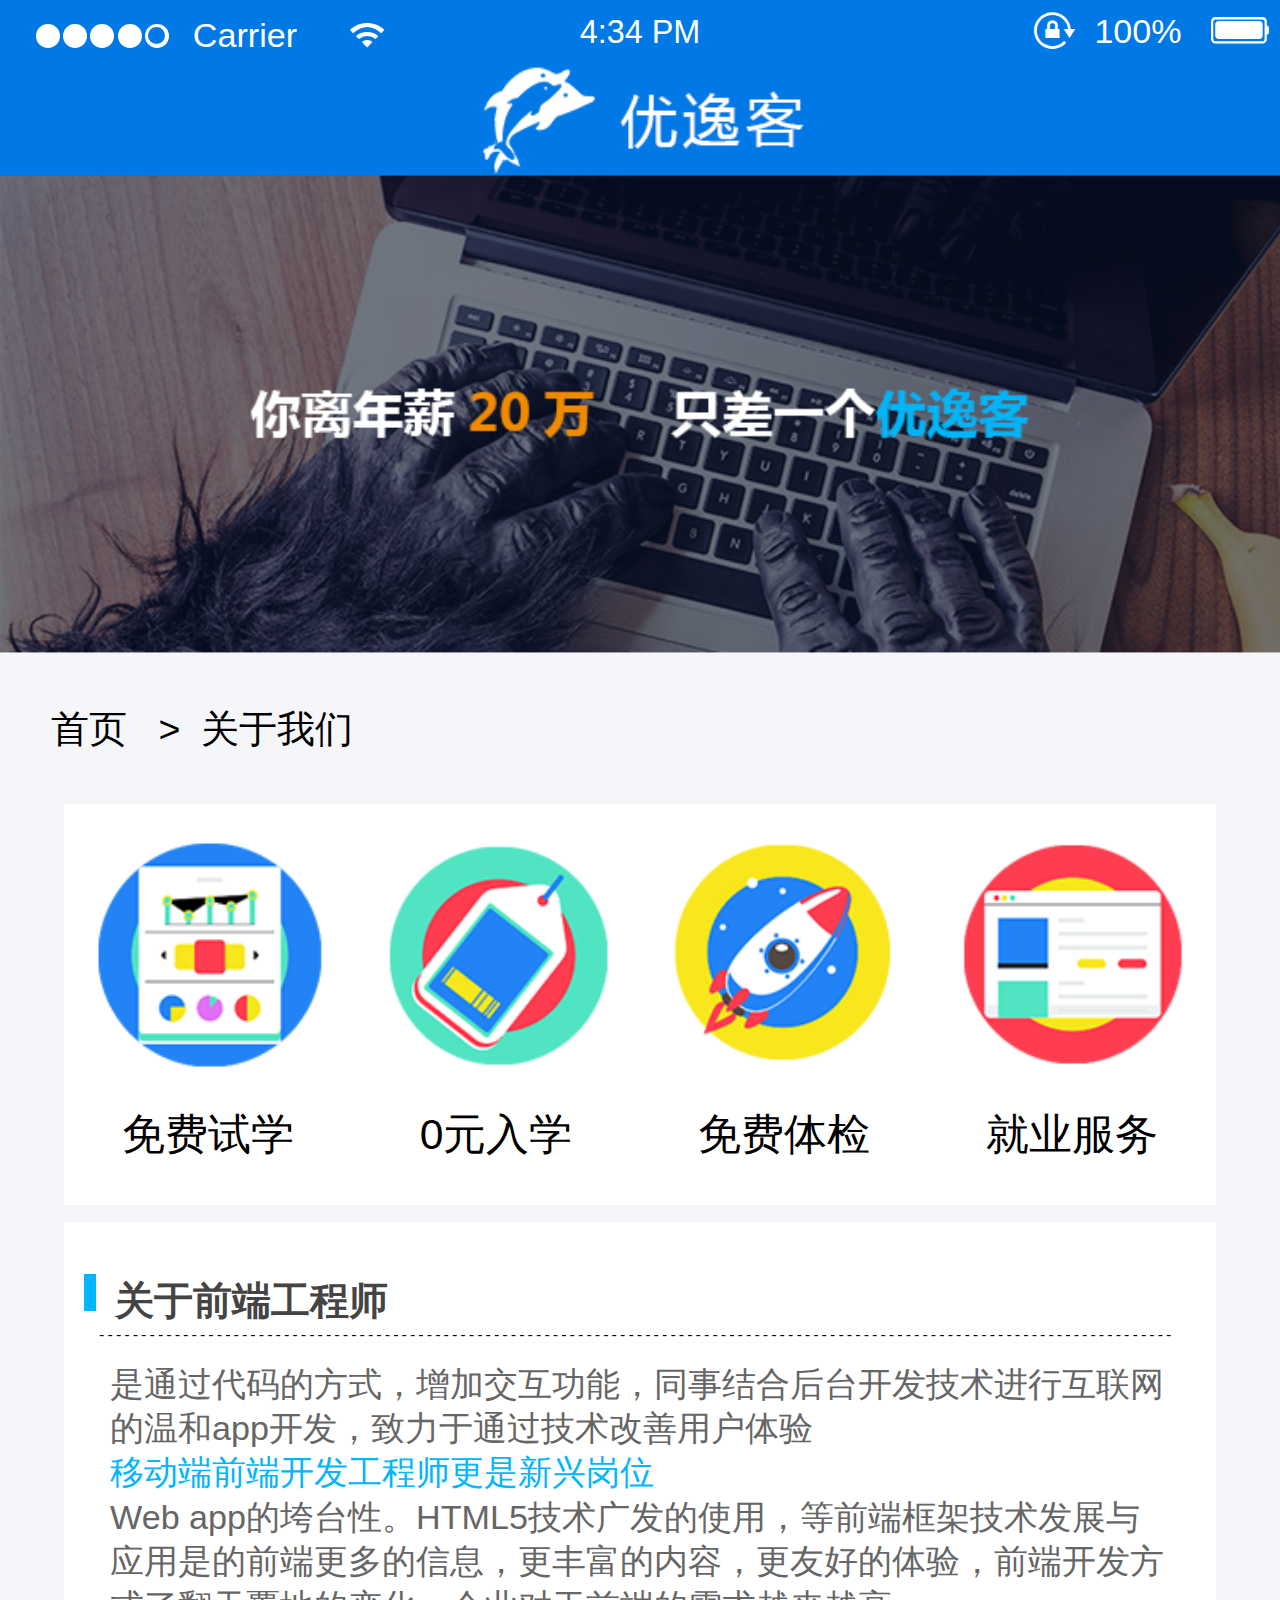
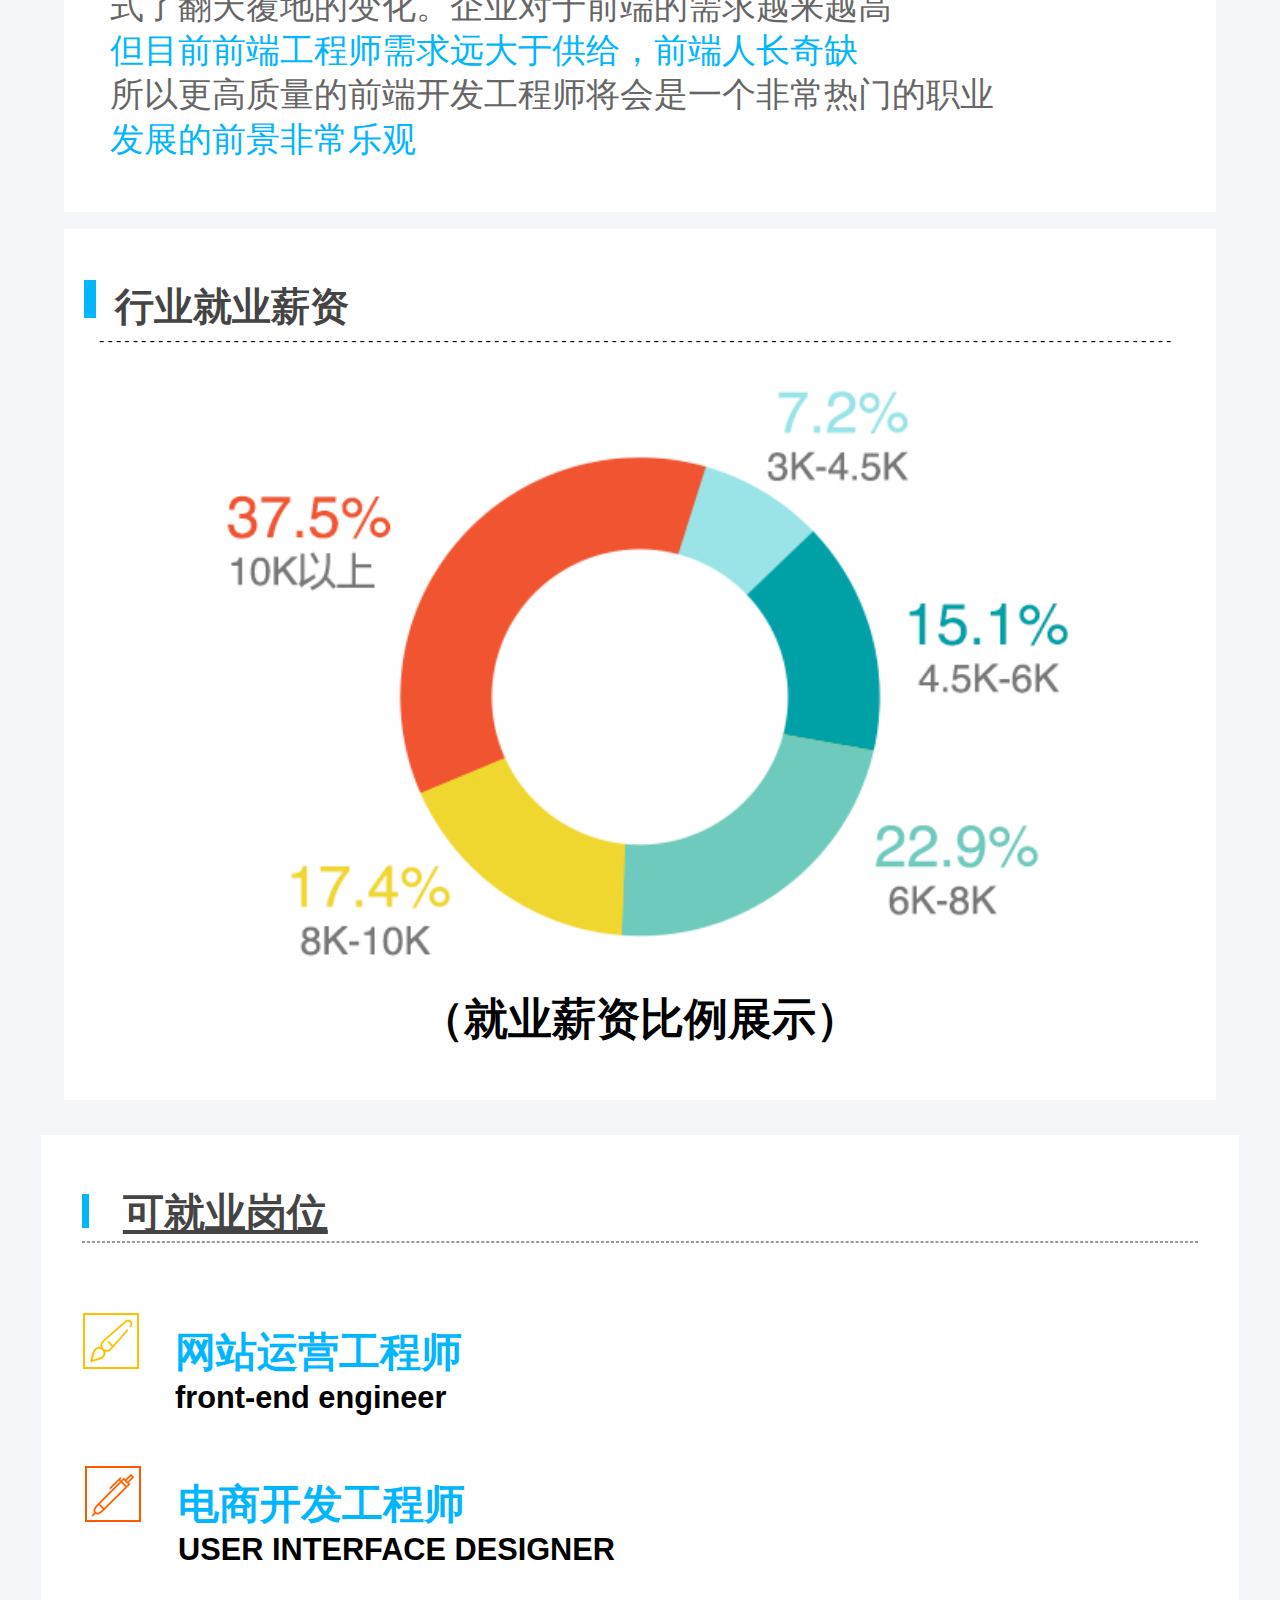
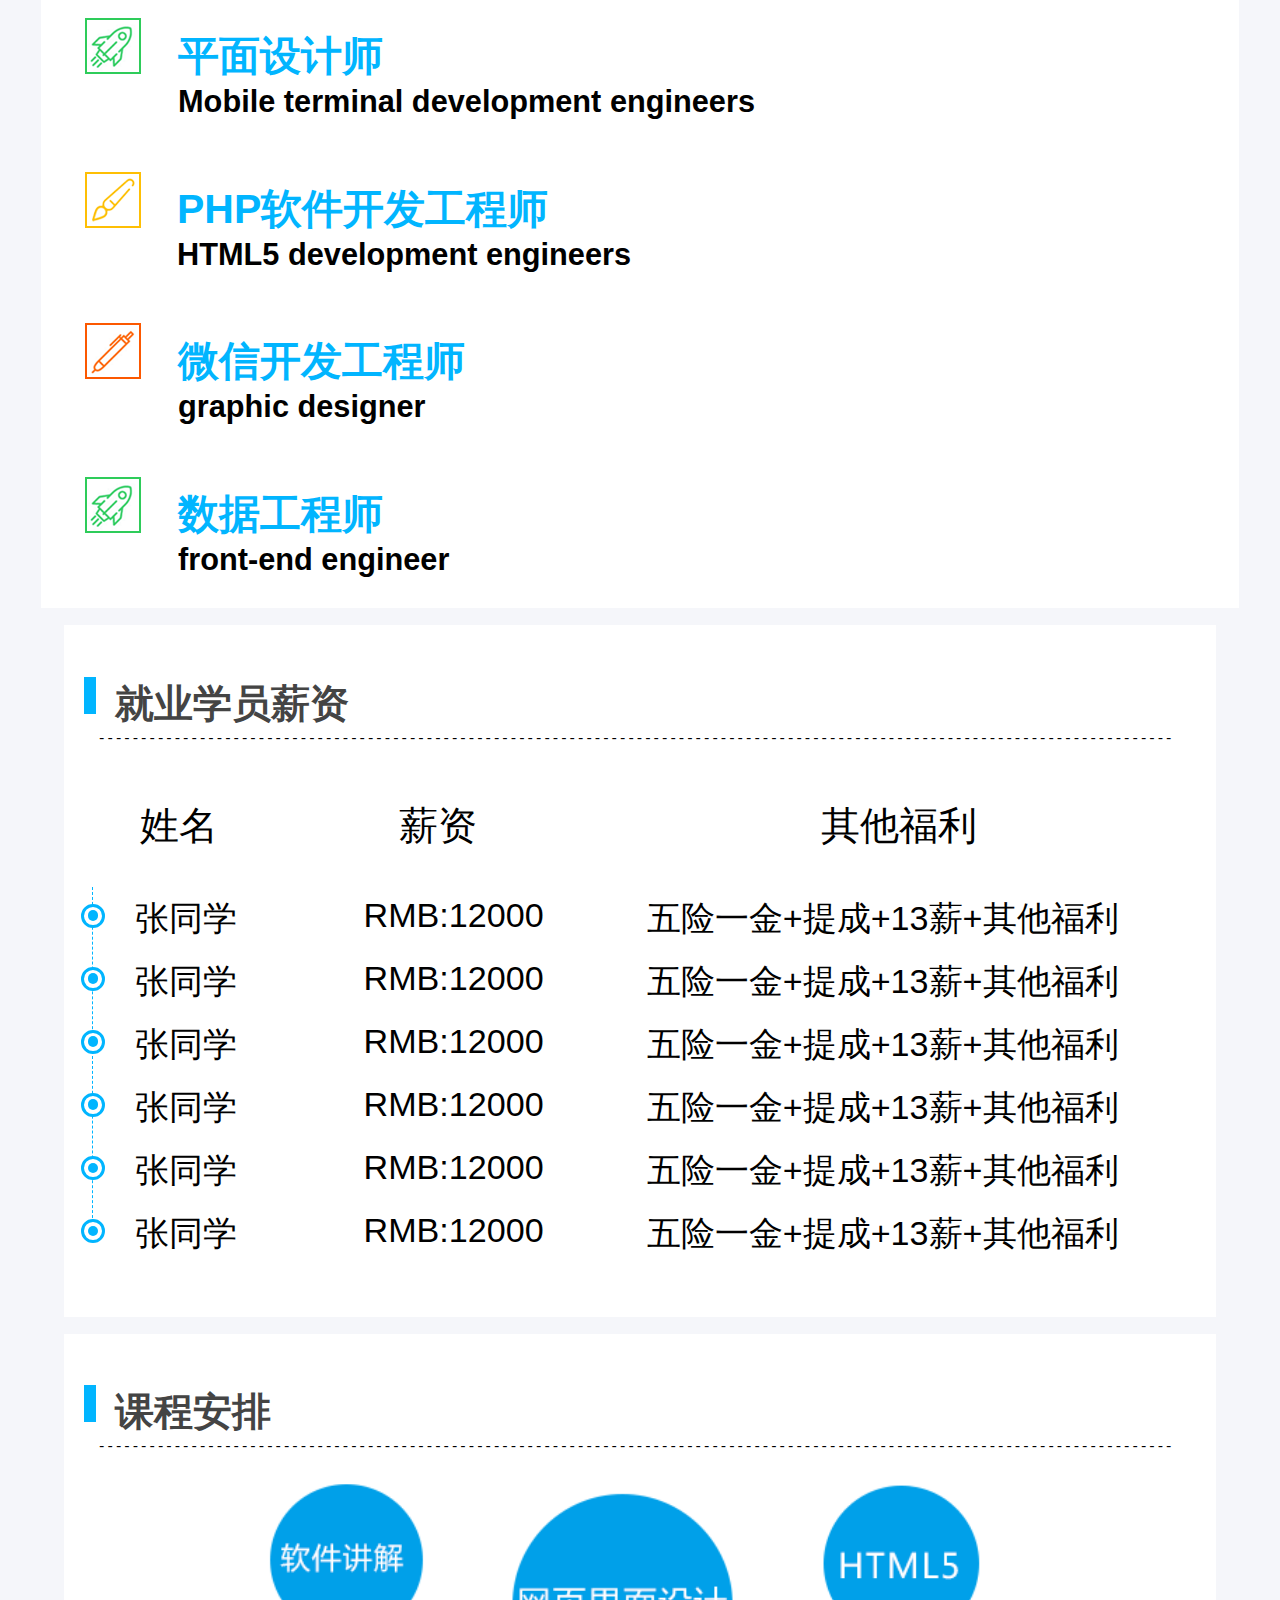
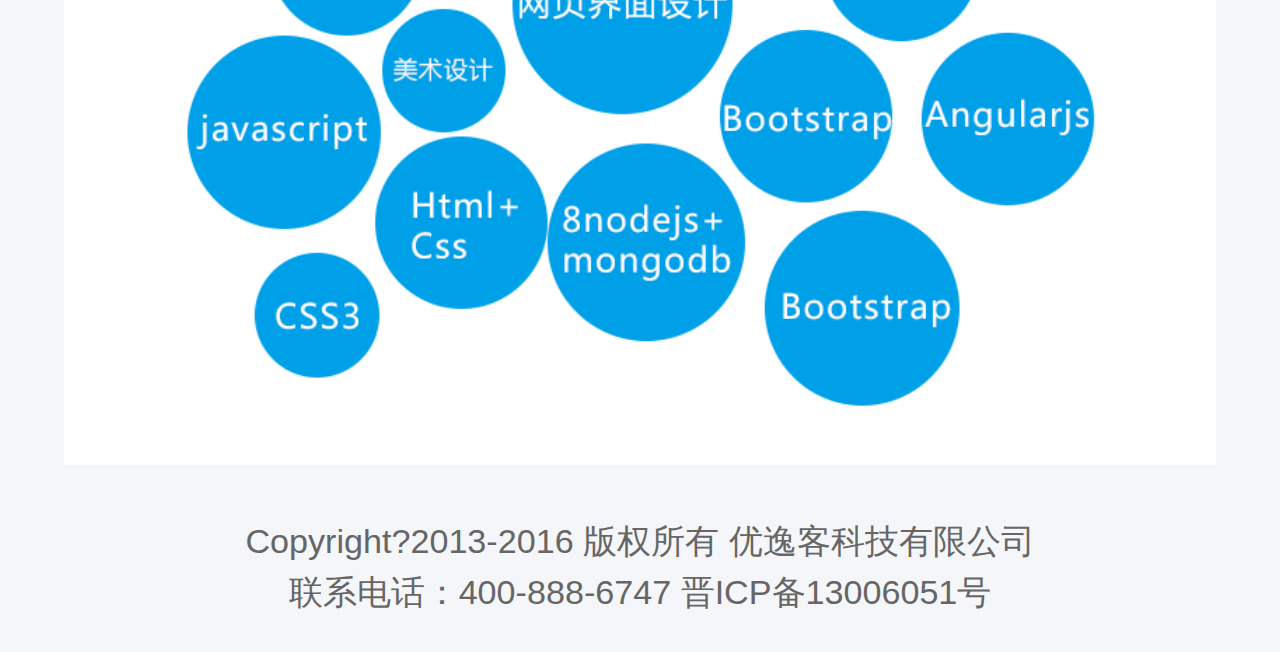
<file: qianduan.html>
<!DOCTYPE html>
<html lang="en">
    <head>
           <meta charset="utf-8">
        <link rel="stylesheet" href="css/qianduan.css">
        <link rel="stylesheet" href="font_mzluxfn7p9khjjor/iconfont.css">
        <meta name="viewport" content="width=device-width,initial-scale=1,minimum-scale=1,maximum-scale=1,user-scalable=no" />
         <meta name="x5-orientation" content="portrait | landscape">
         <meta name="x5-orientation" content="portrait">
         <meta name="x5-fullscreen" content="ture" />
         <meta name="x5-fullscreen" content="yes" >
        <meta name="format-detection" content="telephone=no,email=no" />
        <link rel="stylesheet" href="css/comment.css">
         <script src="js/rem.js"></script>
    </head>
    <body>
    	<div class="boxs">
    		<!--手机显示栏-->
    		<div class="box1">
    			<ul>
    				<li></li>
    				<li></li>
    				<li></li>
    				<li></li>
    				<li><div class="boxnei"></div></li>
    				<div class="box1-1"><span>Carrier</span></div>
    				<div class="iconfont icon-xinhao"></div>
    			</ul>
    		<div class="box1-2"><span>4:34 PM</span></div>
    		<ol>
    			<li><div class="iconfont  icon-pingmusuoding"></div></li>
    			<li><span>100%</span></li>
    			<li><div class="iconfont  icon-tubiao-dianchiman"></div></li>
    		</ol>
    		
    		</div>
    		<div class="uek">
    			<ul>
    				<li><img src="img/1.png" alt="" /></li>
    			</ul></div>
    		<!--banner-->
    		 <div class="banner">
    		 	      <img src="img/2.png" alt="" />
    		 </div>
    		<!--首页-->
    		 <div class="textbox">
    			      <p><a href="index.html">首页</a>   >  关于我们</p>
    		 </div>
         <div class="item1">
           <ul>
             <li><a href="#"><img src="img/q1.png" alt=""></a></li>
             <li><a href="#"><img src="img/q2.png" alt=""></a></li>
             <li><a href="#"><img src="img/q3.png" alt=""></a></li>
             <li><a href="#"><img src="img/q4.png" alt=""></a></li>
           </ul>
           <ol>
             <li> <span>免费试学</span></li>
             <li><span>0元入学</span></li>
             <li><span>免费体检</span></li>
             <li><span>就业服务</span></li>
           </ol>
         </div>  
    	    <!-- ----- -->
          <div class="item2">
             <div class="jukua"></div>
                 <h2>关于前端工程师</h2>
                   <pre>    --------------------------------------------------------------------------------------------------------------------------------</pre>
          <p>
            是通过代码的方式，增加交互功能，同事结合后台开发技术进行互联网的温和app开发，致力于通过技术改善用户体验<br>
            <span>移动端前端开发工程师更是新兴岗位</span><br>Web app的垮台性。HTML5技术广发的使用，等前端框架技术发展与应用是的前端更多的信息，更丰富的内容，更友好的体验，前端开发方式了翻天覆地的变化。企业对于前端的需求越来越高<br><span>但目前前端工程师需求远大于供给，前端人长奇缺</span><br>所以更高质量的前端开发工程师将会是一个非常热门的职业<br><span>发展的前景非常乐观</span>
          </p>
          </div>
          <div class="item3">
             <div class="jukua"></div>
                 <h2>行业就业薪资</h2>
                   <pre>    --------------------------------------------------------------------------------------------------------------------------------</pre>
          <div class="item3-1">
            <img src="img/q5.png" alt="">
          </div>
           <h1>（就业薪资比例展示）</h1>
          </div>
           <!-- ------------ -->
                <div class="dakuang">
    <div class="ui">
      <div class="lan"></div>
      <a href="">可就业岗位</a>
      <hr style="border:1px dashed #999999"   />
    </div>
  
    <div class="kjy">
      <img src="img/q6.png" alt="" />
      <div class="wangzhan">
        <i>网站运营工程师</i>
        <br />
        <span>front-end engineer</span>
      </div>
    </div>
    <div class="kjy">
      <img src="img/q7.png" alt="" />
      <div class="wangzhan">
        <i>电商开发工程师</i>
        <br />
        <span>USER INTERFACE DESIGNER</span>
      </div>
    </div>
    <div class="kjy">
      <img src="img/q8.png" alt="" />
      <div class="wangzhan">
        <i>平面设计师</i>
        <br />
        <span>Mobile terminal development engineers</span>
      </div>
    </div>
    <div class="kjy">
      <img src="img/q9.png" alt="" />
      <div class="wangzhan">
        <i>PHP软件开发工程师</i>
        <br />
        <span>HTML5 development engineers</span>
      </div>
    </div>
    <div class="kjy">
      <img src="img/q10.png" alt="" />
      <div class="wangzhan">
        <i>微信开发工程师</i>
        <br />
        <span>graphic designer</span>
      </div>
    </div>
    <div class="kjy">
      <img src="img/q11.png" alt="" />
      <div class="wangzhan">
        <i>数据工程师</i>
        <br />
        <span>front-end engineer</span>
      </div>
    </div>
    
  
  </div>
         <!-- --------- -->
            <div class="item5">
              <div class="jukua"></div>
                 <h2>就业学员薪资</h2>
                   <pre>    --------------------------------------------------------------------------------------------------------------------------------</pre>
              <div class="biaodan">
                <ul>
                  <li><span>姓名</span></li>
                  <li><span>薪资</span></li>
                  <li><span>其他福利</span></li>
                </ul>
              </div>   
              <div class="text-boxs">
                  <div class="yuanq">
                      <div class="y"></div>
                 </div>
                  <ul>
                  <li><span>张同学</span></li>
                  <li><span>RMB:12000</span></li>
                  <li><span>五险一金+提成+13薪+其他福利</span></li>
                </ul>
                
                   <div class="yuanq">
                      <div class="y"></div>
                 </div>
                  <ul>
                  <li><span>张同学</span></li>
                  <li><span>RMB:12000</span></li>
                  <li><span>五险一金+提成+13薪+其他福利</span></li>
                </ul>
                       <div class="yuanq">
                      <div class="y"></div>
                 </div>
                  <ul>
                  <li><span>张同学</span></li>
                  <li><span>RMB:12000</span></li>
                  <li><span>五险一金+提成+13薪+其他福利</span></li>
                </ul>
                   <div class="yuanq">
                      <div class="y"></div>
                 </div>
                  <ul>
                  <li><span>张同学</span></li>
                  <li><span>RMB:12000</span></li>
                  <li><span>五险一金+提成+13薪+其他福利</span></li>
                </ul>
                   <div class="yuanq">
                      <div class="y"></div>
                 </div>
                  <ul>
                  <li><span>张同学</span></li>
                  <li><span>RMB:12000</span></li>
                  <li><span>五险一金+提成+13薪+其他福利</span></li>
                </ul>
                   <div class="yuanq">
                      <div class="y"></div>
                 </div>
                  <ul>
                  <li><span>张同学</span></li>
                  <li><span>RMB:12000</span></li>
                  <li><span>五险一金+提成+13薪+其他福利</span></li>
                </ul>
              </div>
             

            </div>

              <!-- ------------- -->
              <div class="item6">
                  <div class="jukua"></div>
                 <h2>课程安排</h2>
                   <pre>    --------------------------------------------------------------------------------------------------------------------------------</pre>
               <a href=""> <img src="img/q12.png" alt=""></a>

              </div>





























    		<footer>
                <p>Copyright?2013-2016 版权所有 优逸客科技有限公司
                <br>联系电话：400-888-6747 晋ICP备13006051号</p>
            </footer>

    		
    		
    	</div>
    	
    	
    	
    </body>
</html>
</file>
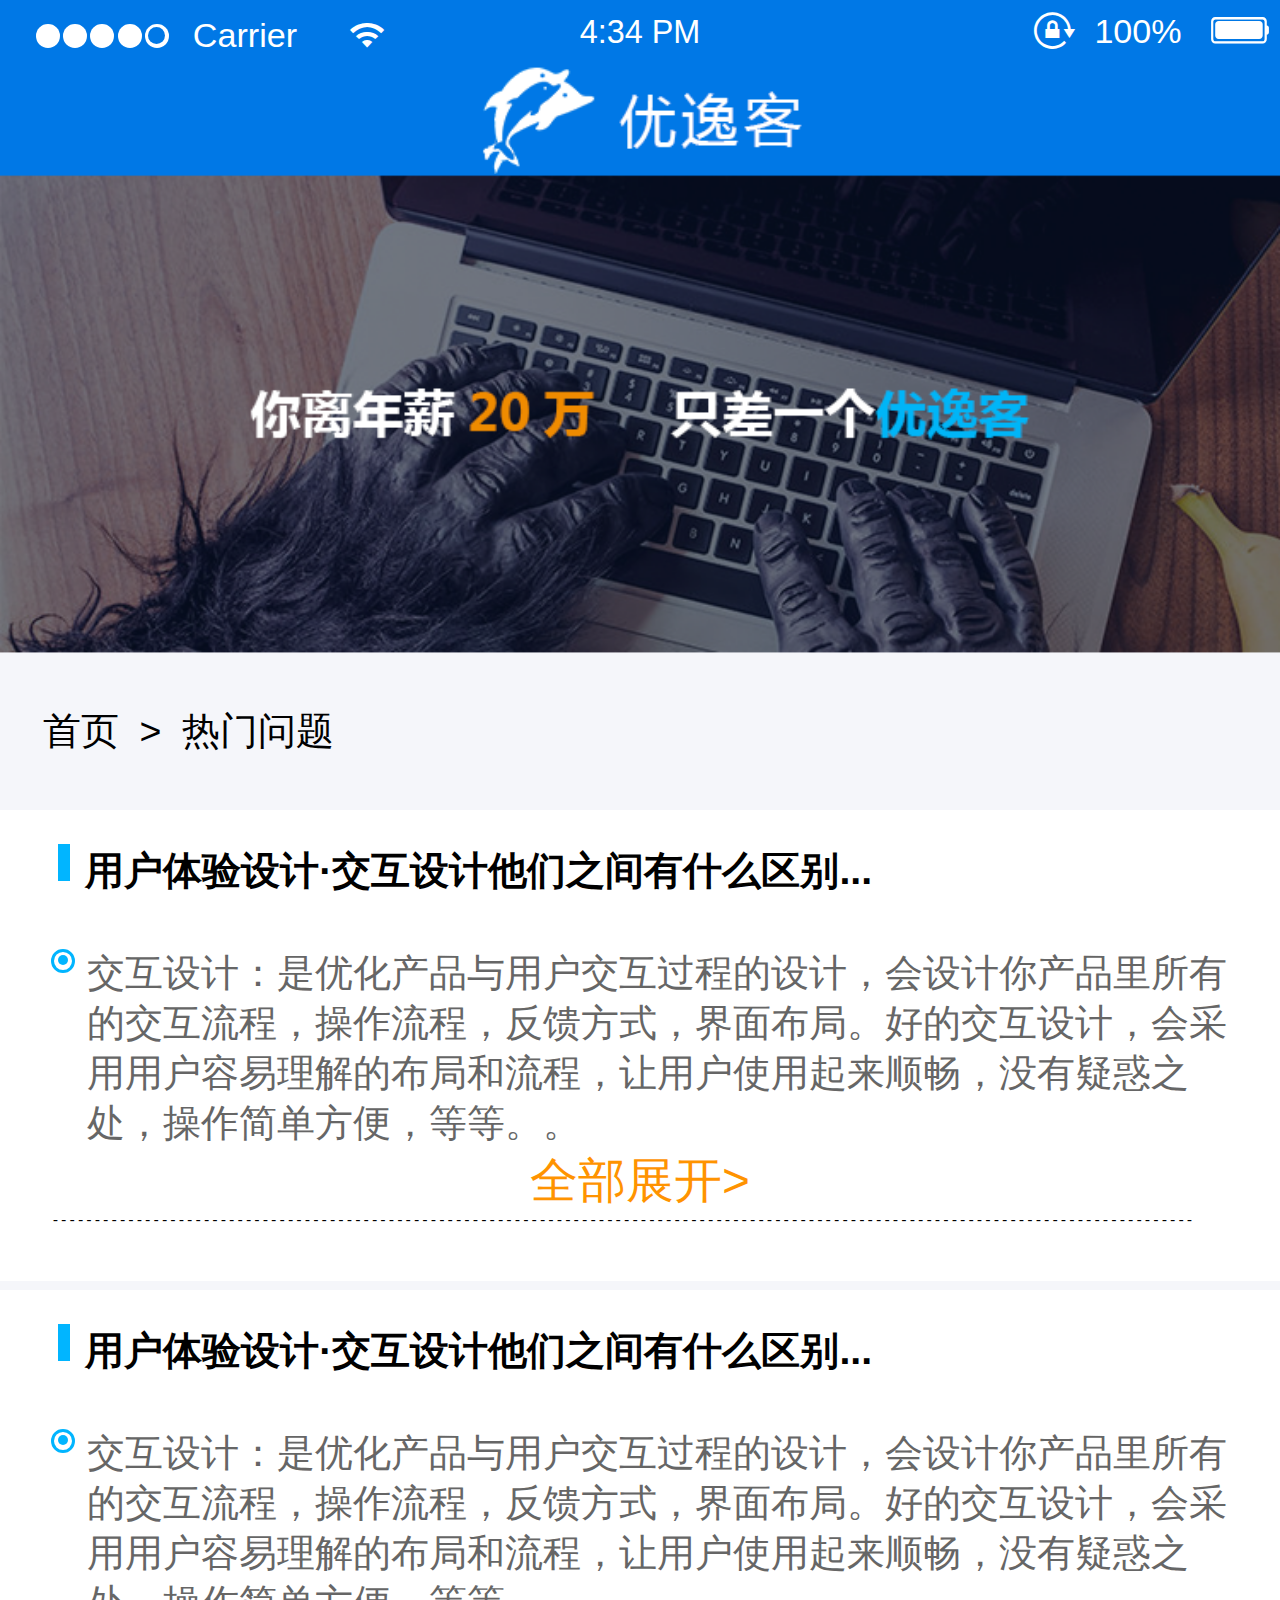
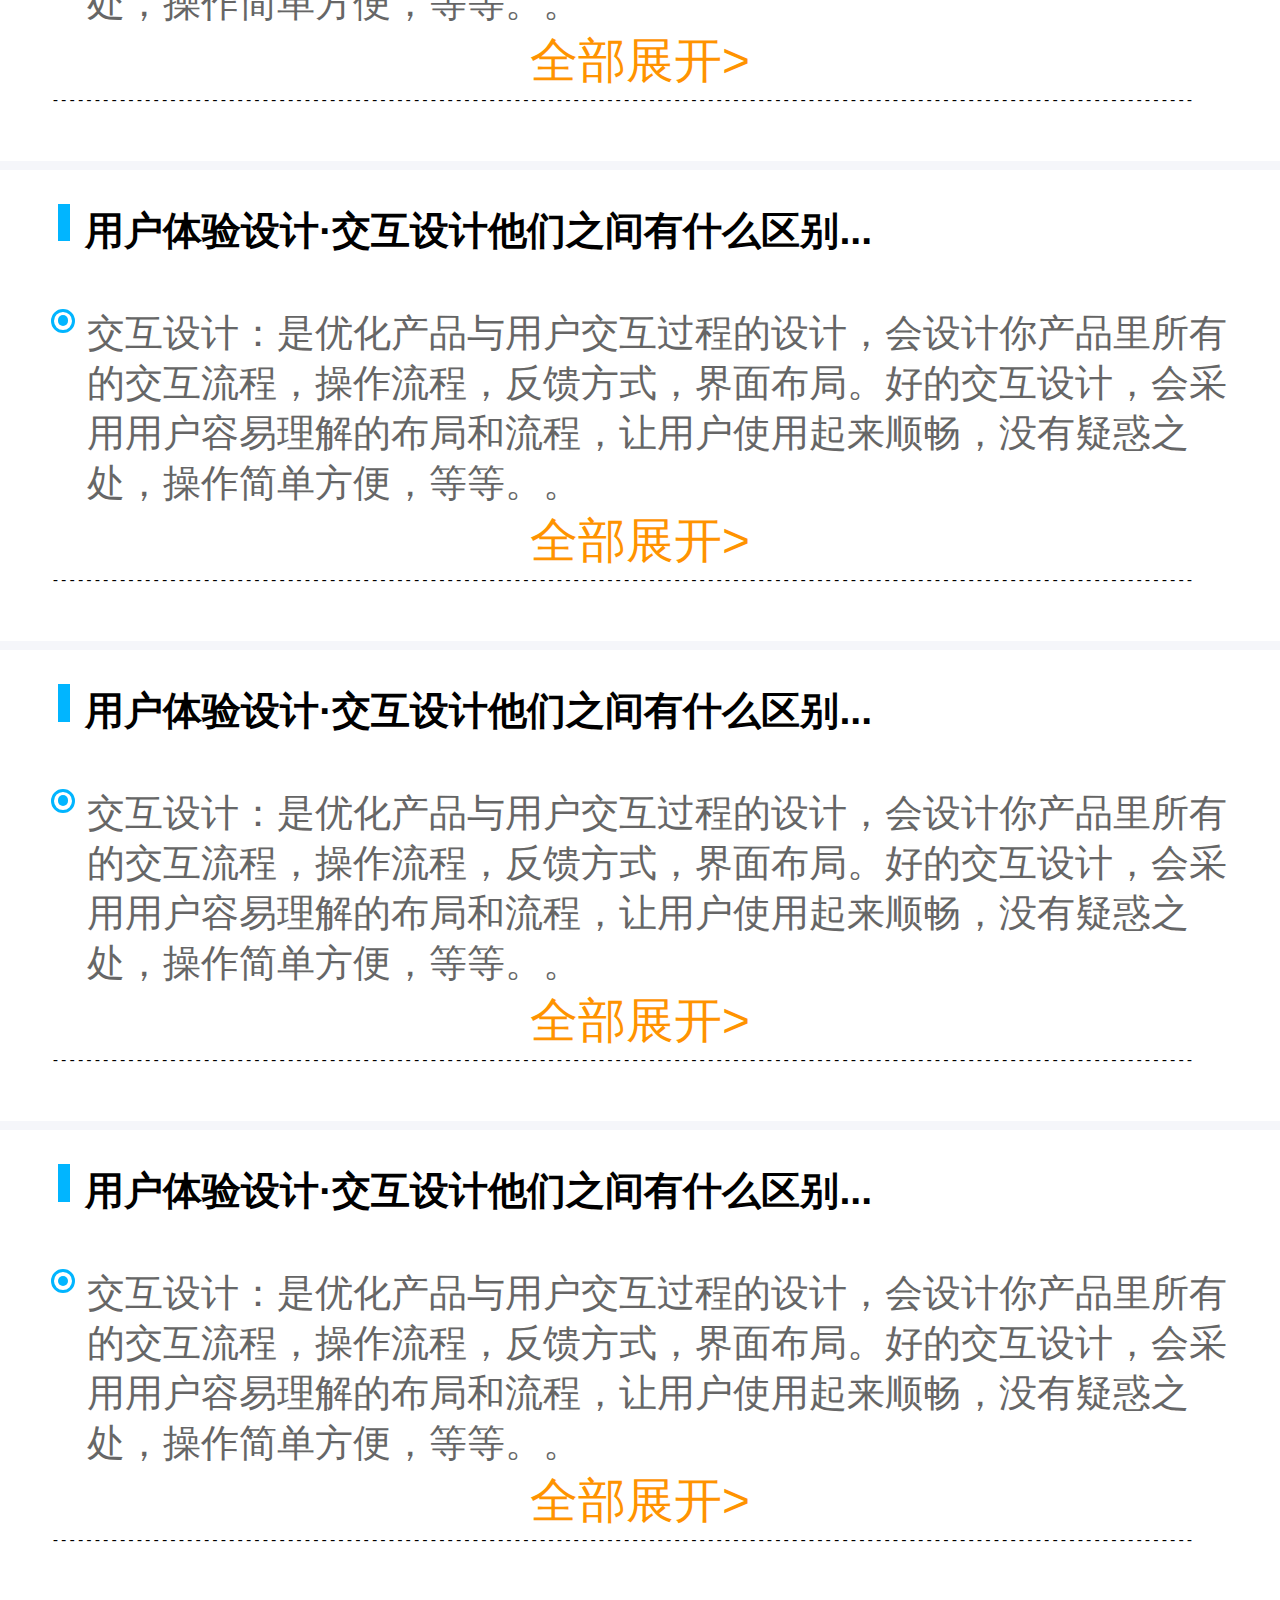
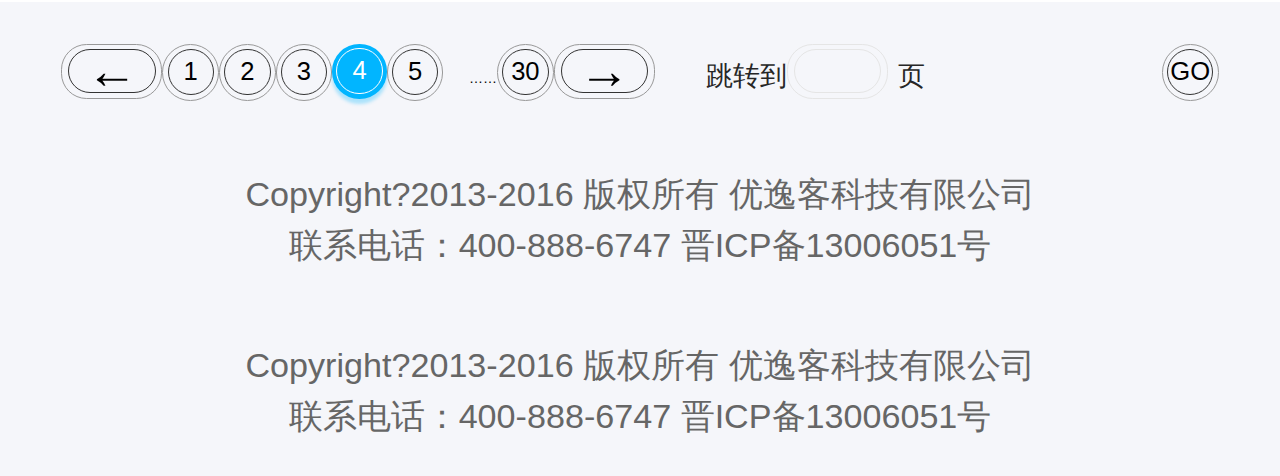
<file: remenwenti.html>
<!DOCTYPE html>
<html lang="en">
    <head>
           <meta charset="utf-8">
        <link rel="stylesheet" href="css/remen.css">
        <link rel="stylesheet" href="font_mzluxfn7p9khjjor/iconfont.css">
        <meta name="viewport" content="width=device-width,initial-scale=1,minimum-scale=1,maximum-scale=1,user-scalable=no" />
         <meta name="x5-orientation" content="portrait | landscape">
         <meta name="x5-orientation" content="portrait">
         <meta name="x5-fullscreen" content="ture" />
         <meta name="x5-fullscreen" content="yes" >
        <meta name="format-detection" content="telephone=no,email=no" />
        <link rel="stylesheet" href="css/comment.css">
         <script src="js/rem.js"></script>
    </head>
    <body>
    	<div class="boxs">
    		<!--手机显示栏-->
    		<div class="box1">
    			<ul>
    				<li></li>
    				<li></li>
    				<li></li>
    				<li></li>
    				<li><div class="boxnei"></div></li>
    				<div class="box1-1"><span>Carrier</span></div>
    				<div class="iconfont icon-xinhao"></div>
    			</ul>
    		<div class="box1-2"><span>4:34 PM</span></div>
    		<ol>
    			<li><div class="iconfont  icon-pingmusuoding"></div></li>
    			<li><span>100%</span></li>
    			<li><div class="iconfont  icon-tubiao-dianchiman"></div></li>
    		</ol>
    		
    		</div>
    		<div class="uek">
    			<ul>
    				<li><img src="img/1.png" alt="" /></li>
    			</ul></div>
    		<!--banner-->
    		 <div class="banner">
    		 	      <img src="img/2.png" alt="" />
    		 </div>
    		<!--首页-->
    		 <div class="textbox">
    			      <p><a href="index.html">首页</a>  >  热门问题</p>
    		 </div>
          <div class="H5-Box">
          <div class="jukua"></div>
                 <h2>用户体验设计·交互设计他们之间有什么区别...</h2>
            <div class="tem">
          <div class="yuanq">
            <div class="y"></div>
          </div>
          <div class="pp">
              <p>交互设计：是优化产品与用户交互过程的设计，会设计你产品里所有的交互流程，操作流程，反馈方式，界面布局。好的交互设计，会采用用户容易理解的布局和流程，让用户使用起来顺畅，没有疑惑之处，操作简单方便，等等。。</p>
          
          </div>
          <div class="zhankai"><a href="index.html">全部展开></a></div>
     
            <pre>----------------------------------------------------------------------------------------------------------------------------------------</pre>
         
            </div> 
            </div>
     <div class="H5-Box">
          <div class="jukua"></div>
                 <h2>用户体验设计·交互设计他们之间有什么区别...</h2>
            <div class="tem">
          <div class="yuanq">
            <div class="y"></div>
          </div>
          <div class="pp">
              <p>交互设计：是优化产品与用户交互过程的设计，会设计你产品里所有的交互流程，操作流程，反馈方式，界面布局。好的交互设计，会采用用户容易理解的布局和流程，让用户使用起来顺畅，没有疑惑之处，操作简单方便，等等。。</p>
          
          </div>
          <div class="zhankai"><a href="index.html">全部展开></a></div>
     
            <pre>----------------------------------------------------------------------------------------------------------------------------------------</pre>
         
            </div> 
            </div>
    	    
              <div class="H5-Box">
          <div class="jukua"></div>
                 <h2>用户体验设计·交互设计他们之间有什么区别...</h2>
            <div class="tem">
          <div class="yuanq">
            <div class="y"></div>
          </div>
          <div class="pp">
              <p>交互设计：是优化产品与用户交互过程的设计，会设计你产品里所有的交互流程，操作流程，反馈方式，界面布局。好的交互设计，会采用用户容易理解的布局和流程，让用户使用起来顺畅，没有疑惑之处，操作简单方便，等等。。</p>
          
          </div>
          <div class="zhankai"><a href="index.html">全部展开></a></div>
     
            <pre>----------------------------------------------------------------------------------------------------------------------------------------</pre>
         
            </div> 
            </div>
            <div class="H5-Box">
          <div class="jukua"></div>
                 <h2>用户体验设计·交互设计他们之间有什么区别...</h2>
            <div class="tem">
          <div class="yuanq">
            <div class="y"></div>
          </div>
          <div class="pp">
              <p>交互设计：是优化产品与用户交互过程的设计，会设计你产品里所有的交互流程，操作流程，反馈方式，界面布局。好的交互设计，会采用用户容易理解的布局和流程，让用户使用起来顺畅，没有疑惑之处，操作简单方便，等等。。</p>
          
          </div>
          <div class="zhankai"><a href="index.html">全部展开></a></div>
     
            <pre>----------------------------------------------------------------------------------------------------------------------------------------</pre>
         
            </div> 
            </div>
    		     <div class="H5-Box">
          <div class="jukua"></div>
                 <h2>用户体验设计·交互设计他们之间有什么区别...</h2>
            <div class="tem">
          <div class="yuanq">
            <div class="y"></div>
          </div>
          <div class="pp">
              <p>交互设计：是优化产品与用户交互过程的设计，会设计你产品里所有的交互流程，操作流程，反馈方式，界面布局。好的交互设计，会采用用户容易理解的布局和流程，让用户使用起来顺畅，没有疑惑之处，操作简单方便，等等。。</p>
          
          </div>
          <div class="zhankai"><a href="index.html">全部展开></a></div>
     
            <pre>----------------------------------------------------------------------------------------------------------------------------------------</pre>
         
            </div> 
            </div>
        <!-- fen -->
            <div class="yema">
        <div class="yi">
            <i>←</i>
        </div>
        <div class="er">
            <i>1</i>
        </div>
        <div class="er">
            <i>2</i>
        </div>
        <div class="er">
            <i>3</i>
        </div>
        <div class="er">
            <i>4</i>
        </div>
        <div class="er">
            <i>5</i>
        </div>
        <span>……</span>
        <div class="er">
            <i>30</i>
        </div>
        <div class="san">
            <i>→</i>
        </div>
        <b>跳转到</b>
        <div class="si">
            <i></i>
        </div>
        <em>页</em>
        <div class="er">
            <i>GO</i>
        </div>
        
    </div>
        <footer>
                <p>Copyright?2013-2016 版权所有 优逸客科技有限公司
                <br>联系电话：400-888-6747 晋ICP备13006051号</p>
            </footer>
        
            


    		<footer>
                <p>Copyright?2013-2016 版权所有 优逸客科技有限公司
                <br>联系电话：400-888-6747 晋ICP备13006051号</p>
            </footer>

    		
    		
    	</div>
    	
    	
    	
    </body>
</html>
</file>
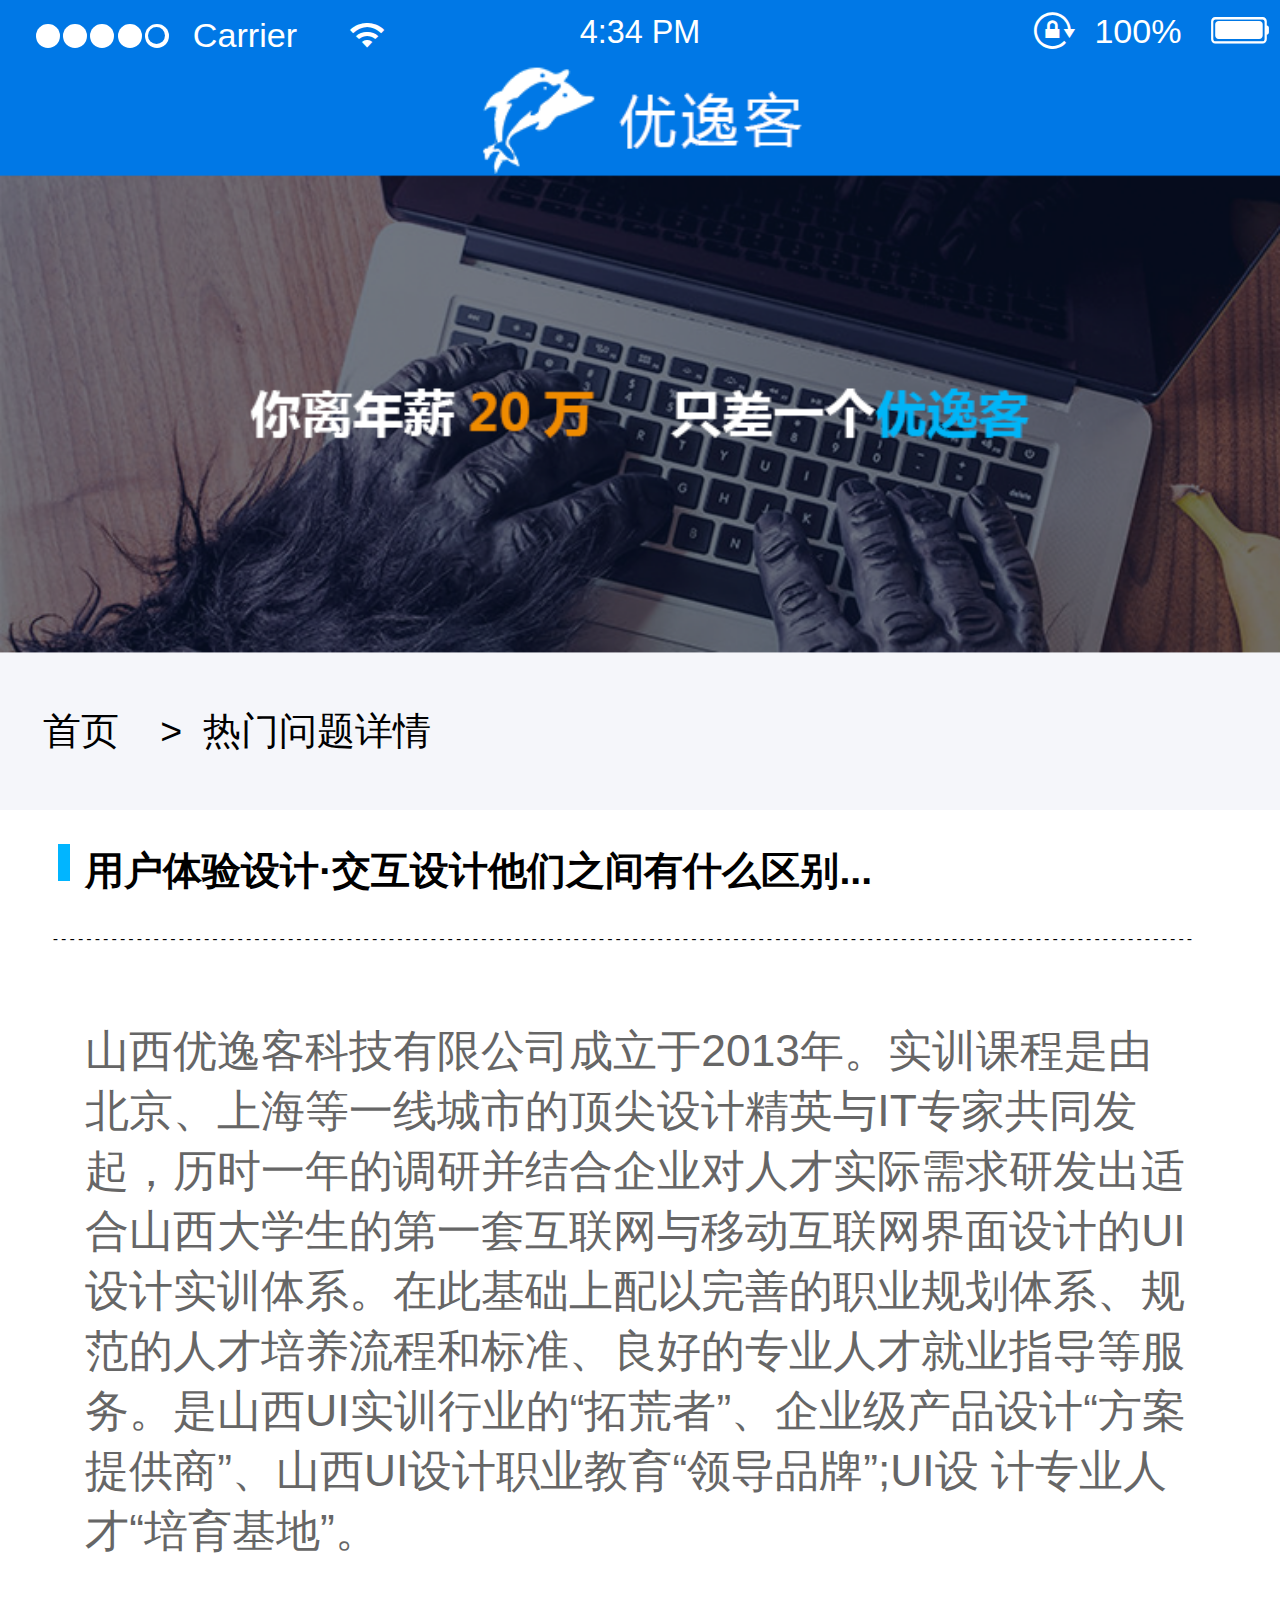
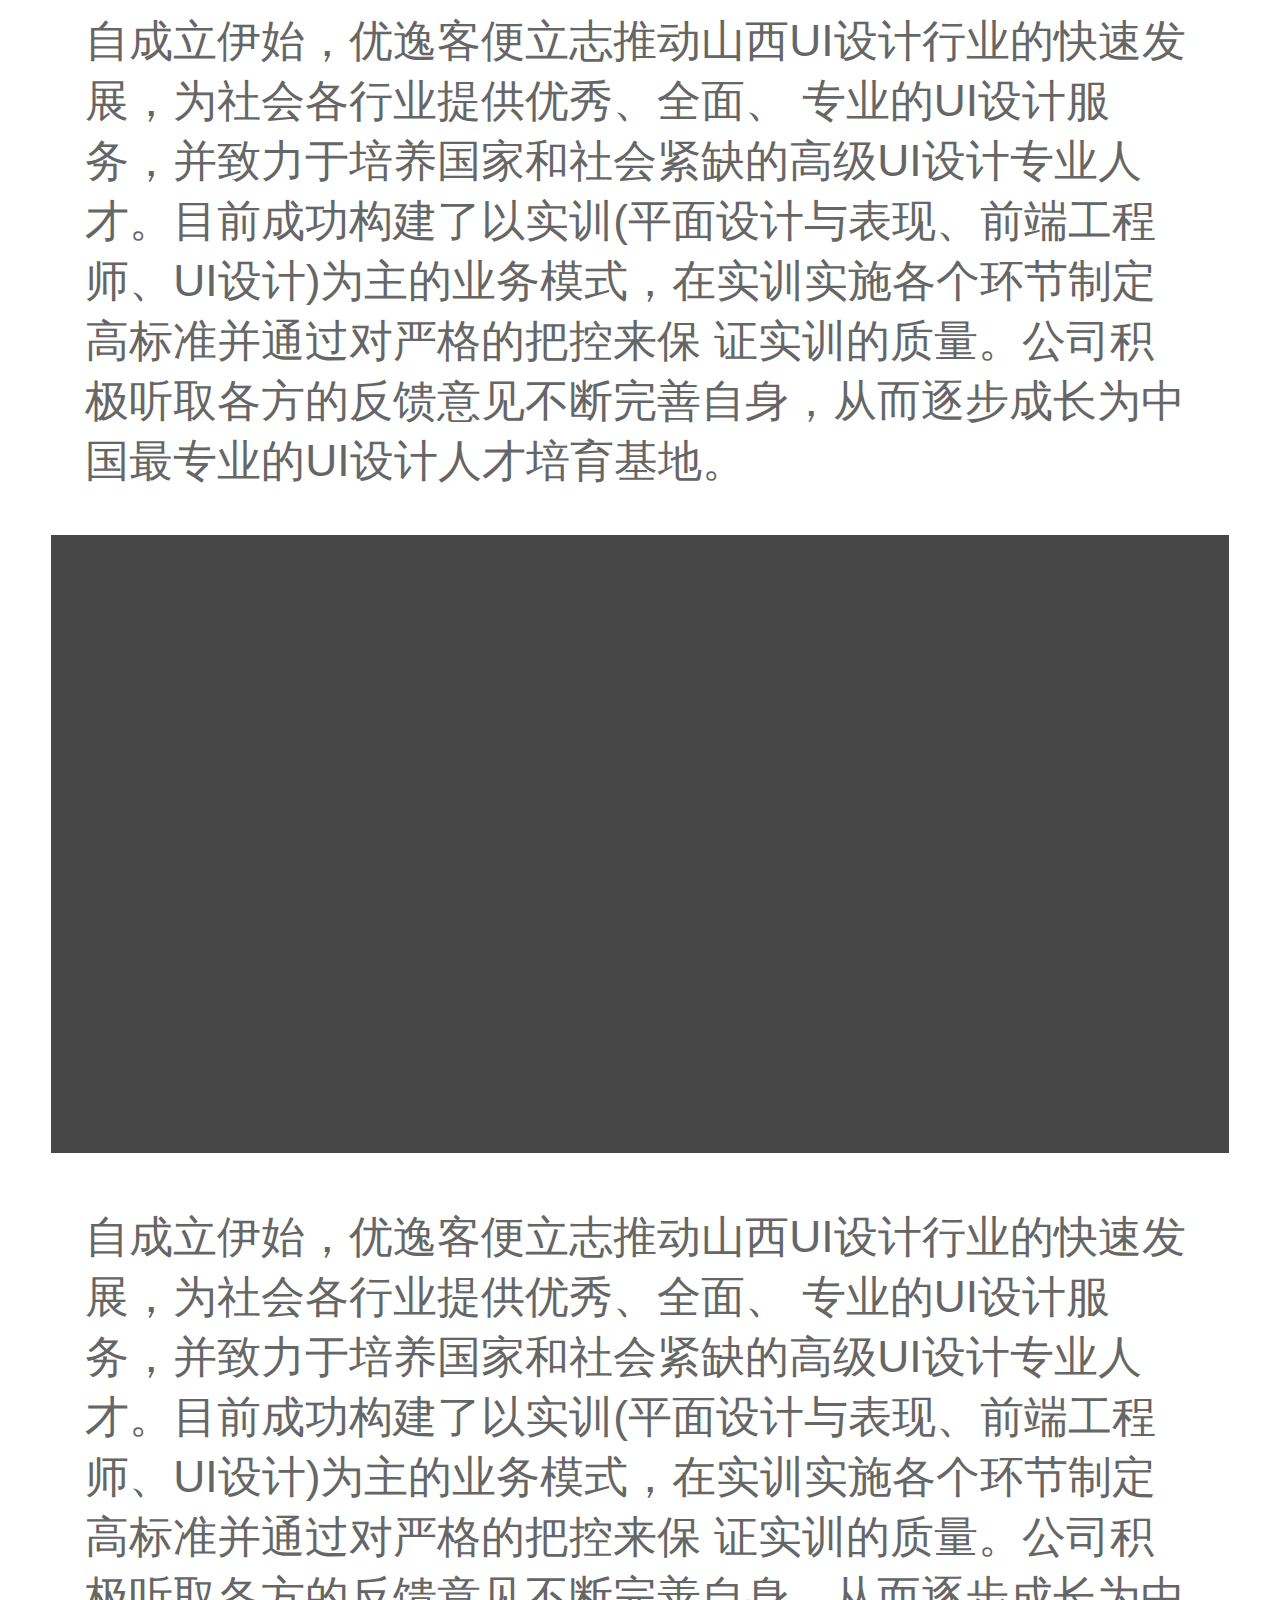
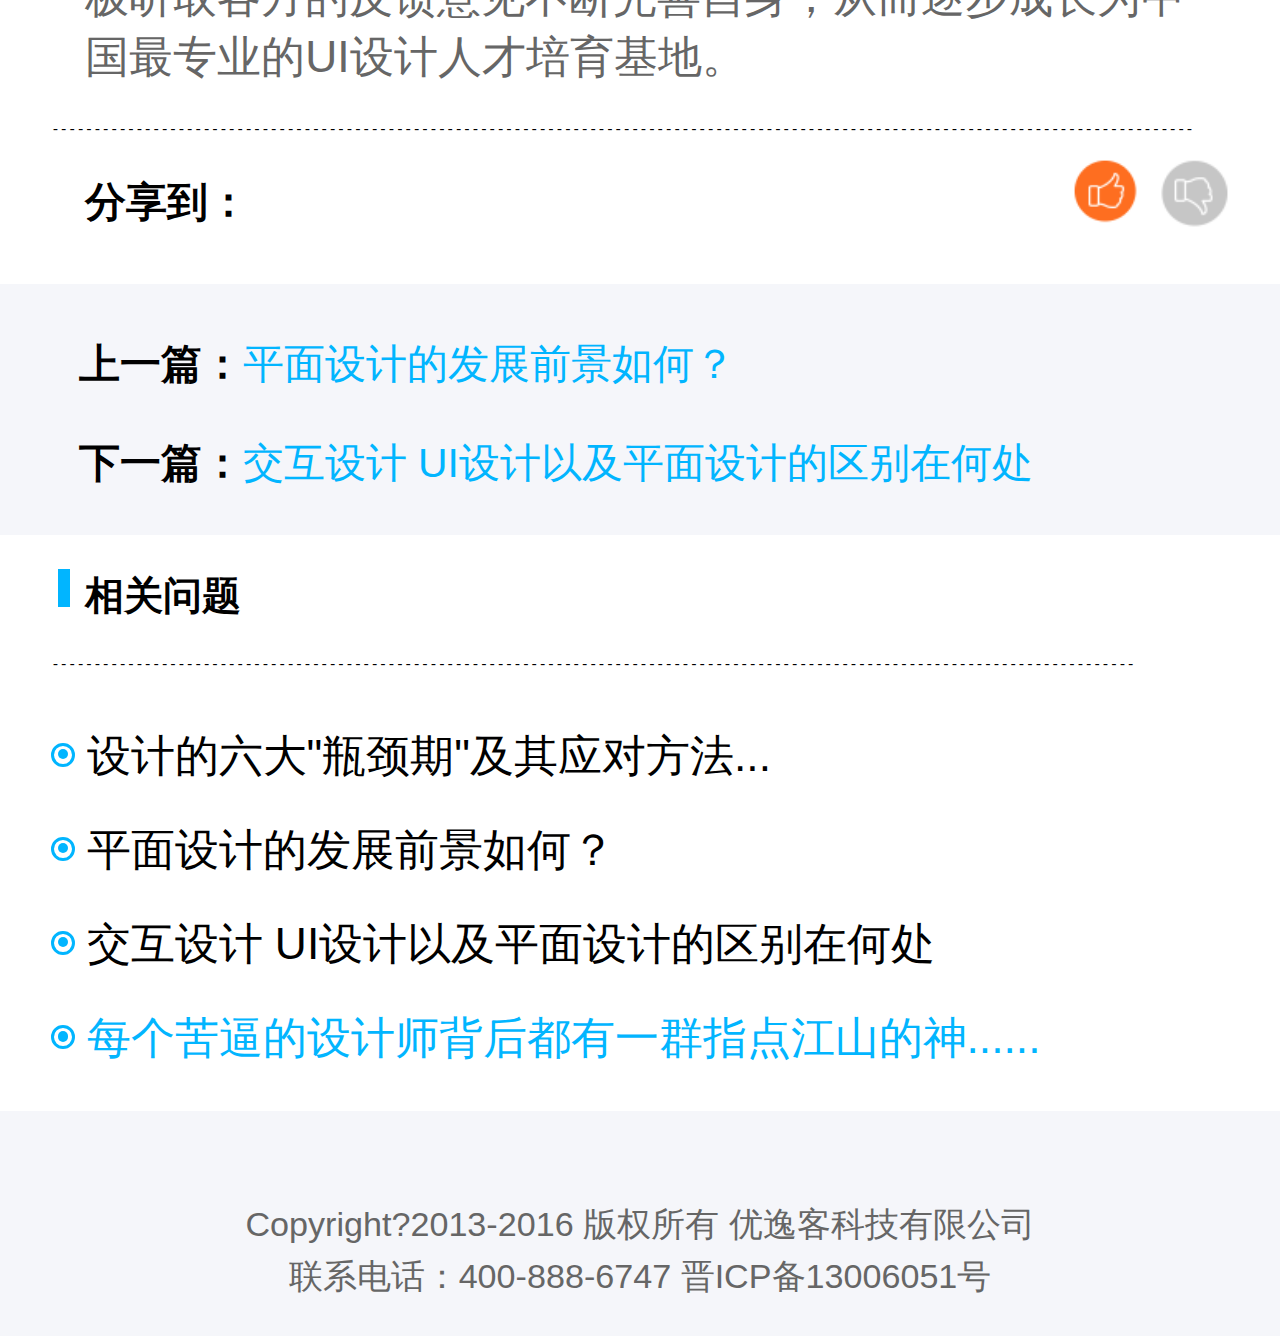
<file: remenwentixiangqing.html>
<!DOCTYPE html>
<html lang="en">
    <head>
           <meta charset="utf-8">
        <link rel="stylesheet" href="css/renmenwent.css">
        <link rel="stylesheet" href="font_mzluxfn7p9khjjor/iconfont.css">
        <meta name="viewport" content="width=device-width,initial-scale=1,minimum-scale=1,maximum-scale=1,user-scalable=no" />
         <meta name="x5-orientation" content="portrait | landscape">
         <meta name="x5-orientation" content="portrait">
         <meta name="x5-fullscreen" content="ture" />
         <meta name="x5-fullscreen" content="yes" >
        <meta name="format-detection" content="telephone=no,email=no" />
        <link rel="stylesheet" href="css/comment.css">
         <script src="js/rem.js"></script>
    </head>
    <body>
    	<div class="boxs">
    		<!--手机显示栏-->
    		<div class="box1">
    			<ul>
    				<li></li>
    				<li></li>
    				<li></li>
    				<li></li>
    				<li><div class="boxnei"></div></li>
    				<div class="box1-1"><span>Carrier</span></div>
    				<div class="iconfont icon-xinhao"></div>
    			</ul>
    		<div class="box1-2"><span>4:34 PM</span></div>
    		<ol>
    			<li><div class="iconfont  icon-pingmusuoding"></div></li>
    			<li><span>100%</span></li>
    			<li><div class="iconfont  icon-tubiao-dianchiman"></div></li>
    		</ol>
    		
    		</div>
    		<div class="uek">
    			<ul>
    				<li><img src="img/1.png" alt="" /></li>
    			</ul></div>
    		<!--banner-->
    		 <div class="banner">
    		 	      <img src="img/2.png" alt="" />
    		 </div>
    		<!--首页-->
    		 <div class="textbox">
    			      <p><a href="index.html">首页</a>    >  热门问题详情</p>
    		 </div>
          <div class="H5-Box">
          <div class="jukua"></div>
                 <h2>用户体验设计·交互设计他们之间有什么区别...</h2>
                 <pre>----------------------------------------------------------------------------------------------------------------------------------------</pre>
            <div class="tem">
          
          <div class="pp">
              <p>山西优逸客科技有限公司成立于2013年。实训课程是由北京、上海等一线城市的顶尖设计精英与IT专家共同发起，历时一年的调研并结合企业对人才实际需求研发出适合山西大学生的第一套互联网与移动互联网界面设计的UI设计实训体系。在此基础上配以完善的职业规划体系、规范的人才培养流程和标准、良好的专业人才就业指导等服务。是山西UI实训行业的“拓荒者”、企业级产品设计“方案提供商”、山西UI设计职业教育“领导品牌”;UI设 计专业人才“培育基地”。<br><br>

自成立伊始，优逸客便立志推动山西UI设计行业的快速发展，为社会各行业提供优秀、全面、 专业的UI设计服务，并致力于培养国家和社会紧缺的高级UI设计专业人才。目前成功构建了以实训(平面设计与表现、前端工程师、UI设计)为主的业务模式，在实训实施各个环节制定高标准并通过对严格的把控来保 证实训的质量。公司积极听取各方的反馈意见不断完善自身，从而逐步成长为中国最专业的UI设计人才培育基地。</p>
          
          </div>
           <div class="boxss">
             <div class="kuang"></div>
           </div>
           <p>自成立伊始，优逸客便立志推动山西UI设计行业的快速发展，为社会各行业提供优秀、全面、 专业的UI设计服务，并致力于培养国家和社会紧缺的高级UI设计专业人才。目前成功构建了以实训(平面设计与表现、前端工程师、UI设计)为主的业务模式，在实训实施各个环节制定高标准并通过对严格的把控来保 证实训的质量。公司积极听取各方的反馈意见不断完善自身，从而逐步成长为中国最专业的UI设计人才培育基地。</p>
     
            <pre>----------------------------------------------------------------------------------------------------------------------------------------</pre>


           <div class="fenxiang">
           <h2>分享到：</h2>
           <ul>
               <li><a href="#"><i class="iconfont icon-qqkongjian"></i></a></li>
             <li><a href="#"><i class="iconfont icon-qq"></i></a></li>
             <li><a href="#"><i class="iconfont icon-weixin"></i></a></li>
             <li><a href="#"><i class="iconfont icon-tengxunweibosolid"></i></a></li>
             <li><a href="#"><i class="iconfont icon-weibo"></i></a></li>
           </ul>
           <ol>
             <li><img src="img/r2.png" alt=""></li>
             <li><img src="img/r1.png" alt=""></li>
           </ol>  
           </div>
            </div> 
            </div>

                <!-- xiayipain -->
            <div class="section">
              <ul>
                <li><strong>上一篇：</strong><span>平面设计的发展前景如何？</span></li>
                <li><strong>下一篇：</strong><span>交互设计 UI设计以及平面设计的区别在何处</span></li>
              </ul>
            </div>






     <div class="H5-Box">
          <div class="jukua"></div>
                 <h2>相关问题</h2>
                     <pre>---------------------------------------------------------------------------------------------------------------------------------</pre>
            <div class="tem">
          <div class="yuanq">
            <div class="y"></div>
          </div>
          <div class="pp1">
                <a href="#"><span>设计的六大"瓶颈期"及其应对方法...</span></a>
          
          </div>
         
           
            </div> 
           <div class="tem">
          <div class="yuanq">
            <div class="y"></div>
          </div>
          <div class="pp1">
              <a href="#"><span>平面设计的发展前景如何？</span></a>
          
          </div>
            </div> 
          <div class="tem">
          <div class="yuanq">
            <div class="y"></div>
          </div>
          <div class="pp1">
              <a href="#"><span>交互设计 UI设计以及平面设计的区别在何处</span></a>
          
          </div>
            </div> 
            <div class="tem">
          <div class="yuanq">
            <div class="y"></div>
          </div>
          <div class="pp1">
              <a href="#"><em>每个苦逼的设计师背后都有一群指点江山的神......</em></a>
          
          </div>
            </div> 
            </div> 
            </div>
    	    
      


    		<footer>
                <p>Copyright?2013-2016 版权所有 优逸客科技有限公司
                <br>联系电话：400-888-6747 晋ICP备13006051号</p>
            </footer>

    		
    		
    	</div>
    	
    	
    	
    </body>
</html>
</file>
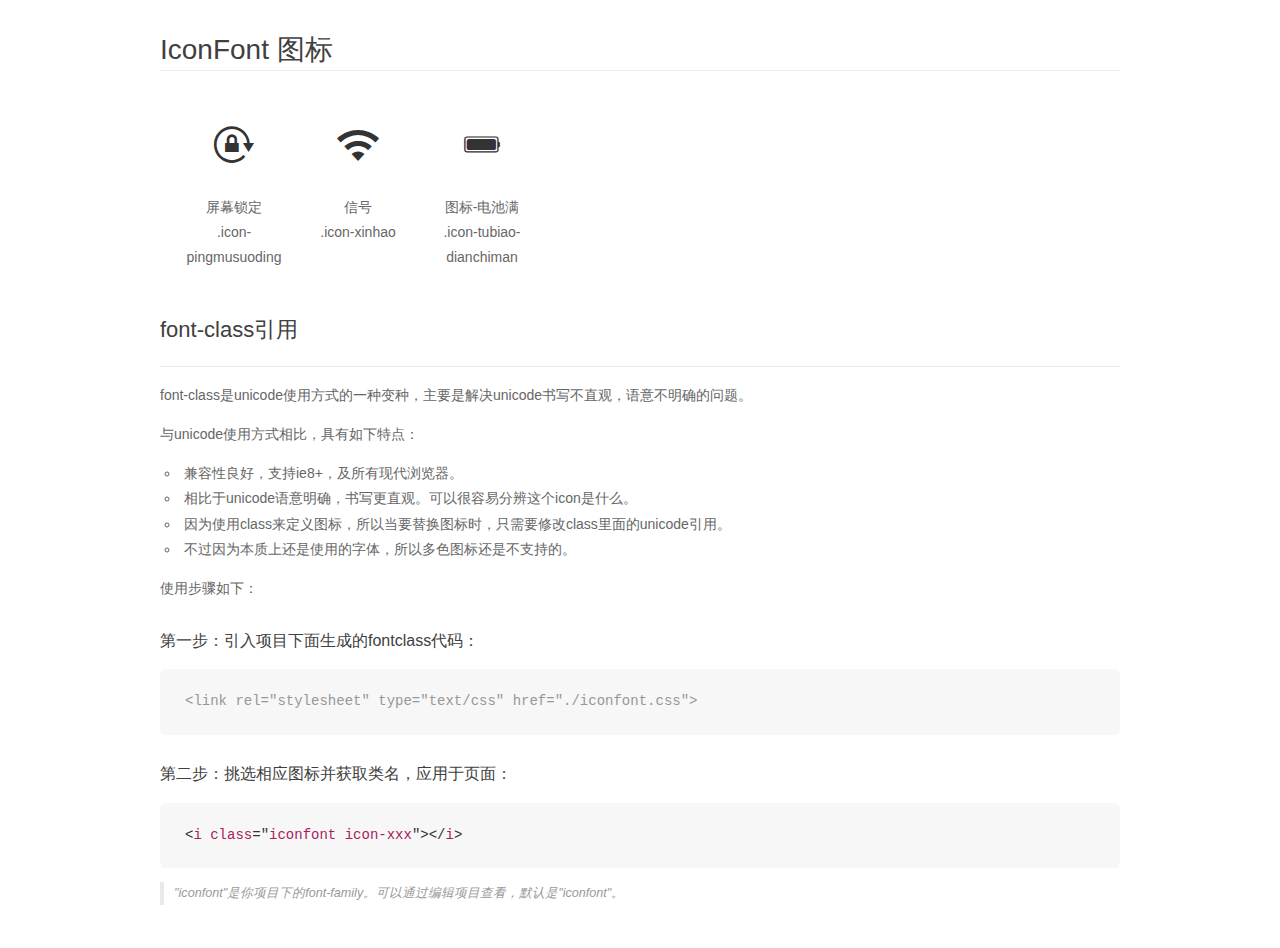
<file: font_mzluxfn7p9khjjor/demo_fontclass.html>
<!DOCTYPE html>
<html>
<head>
    <meta charset="utf-8"/>
    <title>IconFont</title>
    <link rel="stylesheet" href="demo.css">
    <link rel="stylesheet" href="iconfont.css">
</head>
<body>
    <div class="main markdown">
        <h1>IconFont 图标</h1>
        <ul class="icon_lists clear">
            
                <li>
                <i class="icon iconfont icon-pingmusuoding"></i>
                    <div class="name">屏幕锁定</div>
                    <div class="fontclass">.icon-pingmusuoding</div>
                </li>
            
                <li>
                <i class="icon iconfont icon-xinhao"></i>
                    <div class="name">信号</div>
                    <div class="fontclass">.icon-xinhao</div>
                </li>
            
                <li>
                <i class="icon iconfont icon-tubiao-dianchiman"></i>
                    <div class="name">图标-电池满</div>
                    <div class="fontclass">.icon-tubiao-dianchiman</div>
                </li>
            
        </ul>

        <h2 id="font-class-">font-class引用</h2>
        <hr>

        <p>font-class是unicode使用方式的一种变种，主要是解决unicode书写不直观，语意不明确的问题。</p>
        <p>与unicode使用方式相比，具有如下特点：</p>
        <ul>
        <li>兼容性良好，支持ie8+，及所有现代浏览器。</li>
        <li>相比于unicode语意明确，书写更直观。可以很容易分辨这个icon是什么。</li>
        <li>因为使用class来定义图标，所以当要替换图标时，只需要修改class里面的unicode引用。</li>
        <li>不过因为本质上还是使用的字体，所以多色图标还是不支持的。</li>
        </ul>
        <p>使用步骤如下：</p>
        <h3 id="-fontclass-">第一步：引入项目下面生成的fontclass代码：</h3>


        <pre><code class="lang-js hljs javascript"><span class="hljs-comment">&lt;link rel="stylesheet" type="text/css" href="./iconfont.css"&gt;</span></code></pre>
        <h3 id="-">第二步：挑选相应图标并获取类名，应用于页面：</h3>
        <pre><code class="lang-css hljs">&lt;<span class="hljs-selector-tag">i</span> <span class="hljs-selector-tag">class</span>="<span class="hljs-selector-tag">iconfont</span> <span class="hljs-selector-tag">icon-xxx</span>"&gt;&lt;/<span class="hljs-selector-tag">i</span>&gt;</code></pre>
        <blockquote>
        <p>"iconfont"是你项目下的font-family。可以通过编辑项目查看，默认是"iconfont"。</p>
        </blockquote>
    </div>
</body>
</html>
</file>
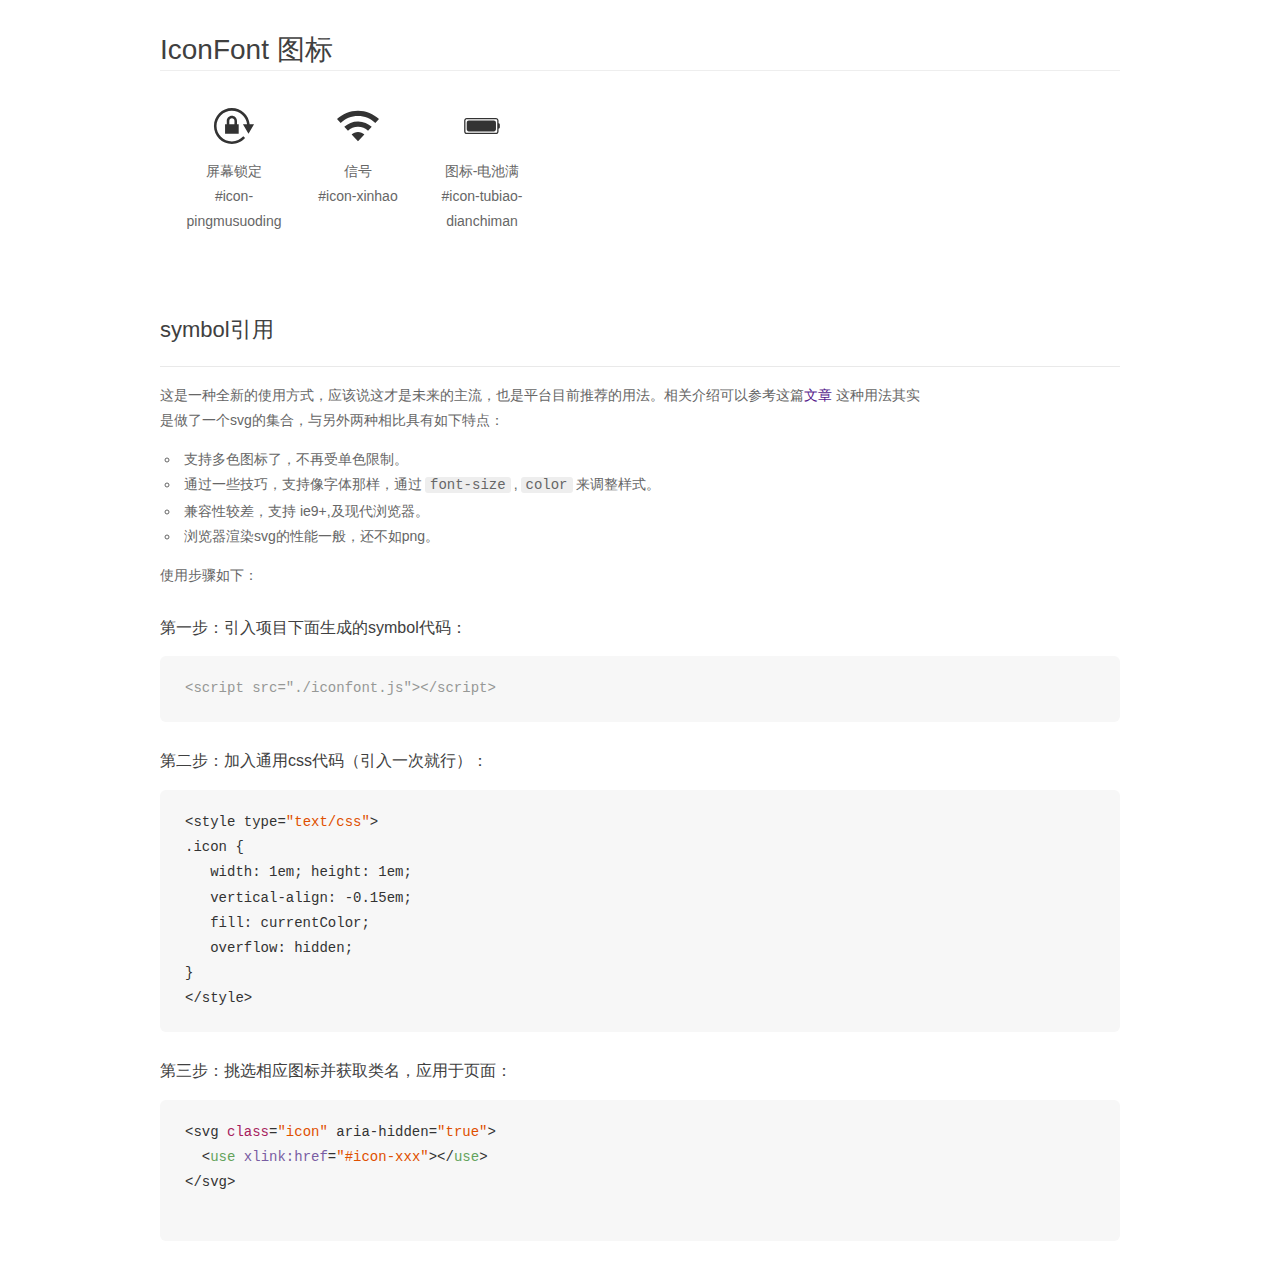
<file: font_mzluxfn7p9khjjor/demo_symbol.html>
<!DOCTYPE html>
<html>
<head>
    <meta charset="utf-8"/>
    <title>IconFont</title>
    <link rel="stylesheet" href="demo.css">
    <script src="iconfont.js"></script>

    <style type="text/css">
        .icon {
          /* 通过设置 font-size 来改变图标大小 */
          width: 1em; height: 1em;
          /* 图标和文字相邻时，垂直对齐 */
          vertical-align: -0.15em;
          /* 通过设置 color 来改变 SVG 的颜色/fill */
          fill: currentColor;
          /* path 和 stroke 溢出 viewBox 部分在 IE 下会显示
             normalize.css 中也包含这行 */
          overflow: hidden;
        }

    </style>
</head>
<body>
    <div class="main markdown">
        <h1>IconFont 图标</h1>
        <ul class="icon_lists clear">
            
                <li>
                    <svg class="icon" aria-hidden="true">
                        <use xlink:href="#icon-pingmusuoding"></use>
                    </svg>
                    <div class="name">屏幕锁定</div>
                    <div class="fontclass">#icon-pingmusuoding</div>
                </li>
            
                <li>
                    <svg class="icon" aria-hidden="true">
                        <use xlink:href="#icon-xinhao"></use>
                    </svg>
                    <div class="name">信号</div>
                    <div class="fontclass">#icon-xinhao</div>
                </li>
            
                <li>
                    <svg class="icon" aria-hidden="true">
                        <use xlink:href="#icon-tubiao-dianchiman"></use>
                    </svg>
                    <div class="name">图标-电池满</div>
                    <div class="fontclass">#icon-tubiao-dianchiman</div>
                </li>
            
        </ul>


        <h2 id="symbol-">symbol引用</h2>
        <hr>

        <p>这是一种全新的使用方式，应该说这才是未来的主流，也是平台目前推荐的用法。相关介绍可以参考这篇<a href="">文章</a>
        这种用法其实是做了一个svg的集合，与另外两种相比具有如下特点：</p>
        <ul>
          <li>支持多色图标了，不再受单色限制。</li>
          <li>通过一些技巧，支持像字体那样，通过<code>font-size</code>,<code>color</code>来调整样式。</li>
          <li>兼容性较差，支持 ie9+,及现代浏览器。</li>
          <li>浏览器渲染svg的性能一般，还不如png。</li>
        </ul>
        <p>使用步骤如下：</p>
        <h3 id="-symbol-">第一步：引入项目下面生成的symbol代码：</h3>
        <pre><code class="lang-js hljs javascript"><span class="hljs-comment">&lt;script src="./iconfont.js"&gt;&lt;/script&gt;</span></code></pre>
        <h3 id="-css-">第二步：加入通用css代码（引入一次就行）：</h3>
        <pre><code class="lang-js hljs javascript">&lt;style type=<span class="hljs-string">"text/css"</span>&gt;
.icon {
   width: <span class="hljs-number">1</span>em; height: <span class="hljs-number">1</span>em;
   vertical-align: <span class="hljs-number">-0.15</span>em;
   fill: currentColor;
   overflow: hidden;
}
&lt;<span class="hljs-regexp">/style&gt;</span></code></pre>
        <h3 id="-">第三步：挑选相应图标并获取类名，应用于页面：</h3>
        <pre><code class="lang-js hljs javascript">&lt;svg <span class="hljs-class"><span class="hljs-keyword">class</span></span>=<span class="hljs-string">"icon"</span> aria-hidden=<span class="hljs-string">"true"</span>&gt;<span class="xml"><span class="hljs-tag">
  &lt;<span class="hljs-name">use</span> <span class="hljs-attr">xlink:href</span>=<span class="hljs-string">"#icon-xxx"</span>&gt;</span><span class="hljs-tag">&lt;/<span class="hljs-name">use</span>&gt;</span>
</span>&lt;<span class="hljs-regexp">/svg&gt;
        </span></code></pre>
    </div>
</body>
</html>
</file>
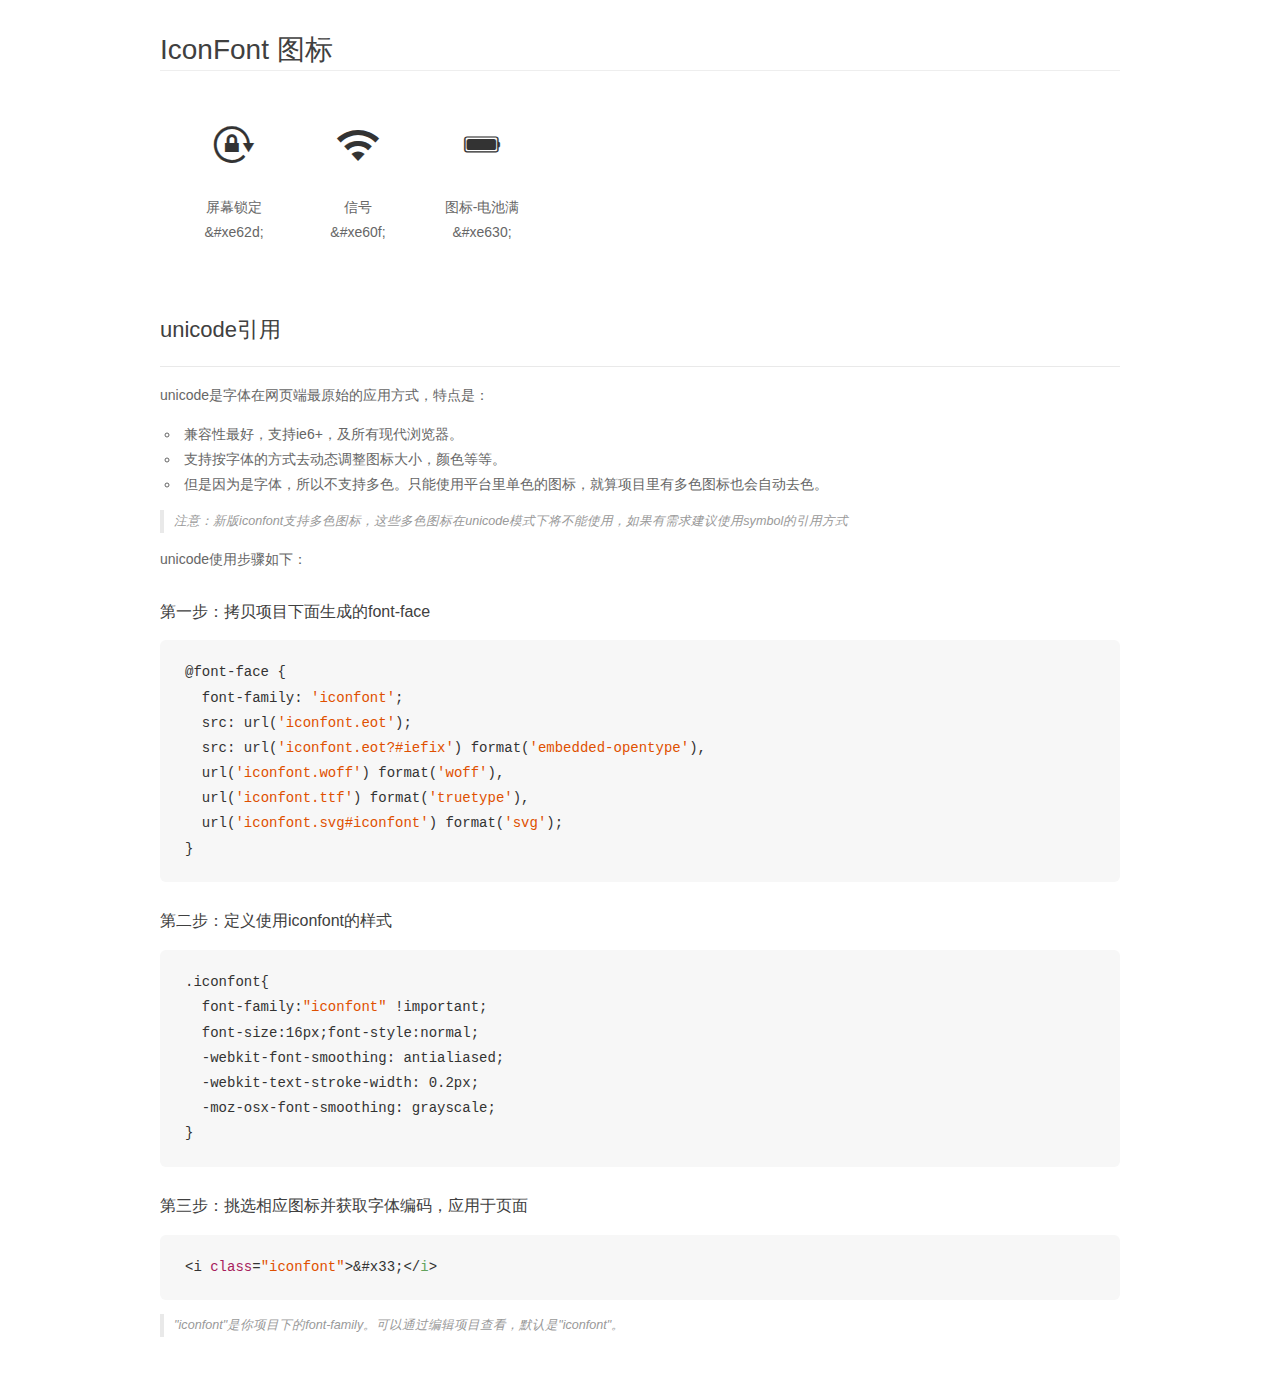
<file: font_mzluxfn7p9khjjor/demo_unicode.html>
<!DOCTYPE html>
<html>
<head>
    <meta charset="utf-8"/>
    <title>IconFont</title>
    <link rel="stylesheet" href="demo.css">

    <style type="text/css">

        @font-face {font-family: "iconfont";
          src: url('iconfont.eot'); /* IE9*/
          src: url('iconfont.eot#iefix') format('embedded-opentype'), /* IE6-IE8 */
          url('iconfont.woff') format('woff'), /* chrome, firefox */
          url('iconfont.ttf') format('truetype'), /* chrome, firefox, opera, Safari, Android, iOS 4.2+*/
          url('iconfont.svg#iconfont') format('svg'); /* iOS 4.1- */
        }

        .iconfont {
          font-family:"iconfont" !important;
          font-size:16px;
          font-style:normal;
          -webkit-font-smoothing: antialiased;
          -webkit-text-stroke-width: 0.2px;
          -moz-osx-font-smoothing: grayscale;
        }

    </style>
</head>
<body>
    <div class="main markdown">
        <h1>IconFont 图标</h1>
        <ul class="icon_lists clear">
            
                <li>
                <i class="icon iconfont">&#xe62d;</i>
                    <div class="name">屏幕锁定</div>
                    <div class="code">&amp;#xe62d;</div>
                </li>
            
                <li>
                <i class="icon iconfont">&#xe60f;</i>
                    <div class="name">信号</div>
                    <div class="code">&amp;#xe60f;</div>
                </li>
            
                <li>
                <i class="icon iconfont">&#xe630;</i>
                    <div class="name">图标-电池满</div>
                    <div class="code">&amp;#xe630;</div>
                </li>
            
        </ul>
        <h2 id="unicode-">unicode引用</h2>
        <hr>

        <p>unicode是字体在网页端最原始的应用方式，特点是：</p>
        <ul>
        <li>兼容性最好，支持ie6+，及所有现代浏览器。</li>
        <li>支持按字体的方式去动态调整图标大小，颜色等等。</li>
        <li>但是因为是字体，所以不支持多色。只能使用平台里单色的图标，就算项目里有多色图标也会自动去色。</li>
        </ul>
        <blockquote>
        <p>注意：新版iconfont支持多色图标，这些多色图标在unicode模式下将不能使用，如果有需求建议使用symbol的引用方式</p>
        </blockquote>
        <p>unicode使用步骤如下：</p>
        <h3 id="-font-face">第一步：拷贝项目下面生成的font-face</h3>
        <pre><code class="lang-js hljs javascript">@font-face {
  font-family: <span class="hljs-string">'iconfont'</span>;
  src: url(<span class="hljs-string">'iconfont.eot'</span>);
  src: url(<span class="hljs-string">'iconfont.eot?#iefix'</span>) format(<span class="hljs-string">'embedded-opentype'</span>),
  url(<span class="hljs-string">'iconfont.woff'</span>) format(<span class="hljs-string">'woff'</span>),
  url(<span class="hljs-string">'iconfont.ttf'</span>) format(<span class="hljs-string">'truetype'</span>),
  url(<span class="hljs-string">'iconfont.svg#iconfont'</span>) format(<span class="hljs-string">'svg'</span>);
}
</code></pre>
        <h3 id="-iconfont-">第二步：定义使用iconfont的样式</h3>
        <pre><code class="lang-js hljs javascript">.iconfont{
  font-family:<span class="hljs-string">"iconfont"</span> !important;
  font-size:<span class="hljs-number">16</span>px;font-style:normal;
  -webkit-font-smoothing: antialiased;
  -webkit-text-stroke-width: <span class="hljs-number">0.2</span>px;
  -moz-osx-font-smoothing: grayscale;
}
</code></pre>
        <h3 id="-">第三步：挑选相应图标并获取字体编码，应用于页面</h3>
        <pre><code class="lang-js hljs javascript">&lt;i <span class="hljs-class"><span class="hljs-keyword">class</span></span>=<span class="hljs-string">"iconfont"</span>&gt;&amp;#x33;<span class="xml"><span class="hljs-tag">&lt;/<span class="hljs-name">i</span>&gt;</span></span></code></pre>

        <blockquote>
        <p>"iconfont"是你项目下的font-family。可以通过编辑项目查看，默认是"iconfont"。</p>
        </blockquote>
    </div>


</body>
</html>
</file>
<file: css/gaoxin.css>
.boxs{
	width: 100%;
	background: #F5F6FA;
}
.box1{
	width: 100%;
	height: auto;
	background: #0078E6;
	overflow: hidden;

}
.box1 ul:after{
	content: "";
	display: block;
	clear: both;
}
.box1 ul{
	width: 30%;
	height: auto;
	float:left;
	padding: 0.14rem 0rem 0rem;
}
.box1 ul>li{
	width: 0.14rem;
	height: 0.14rem;
	border-radius: 50%;
	background: white;
	float:left;
	margin-right:0.02rem;
}
.box1 ul>li:nth-child(1){
	 margin-left: 0.21rem;
}
.box1 ul>li:nth-child(5){
	 margin-right: 0.14rem;
}
.box1 ul>li:nth-child(5) .boxnei{
	background: #0078E6;
	width: 0.1rem;
	height: 0.1rem;
	border-radius: 50%;
    margin:0px auto;
    margin-top: 0.02rem;
   
}
.box1 ul .box1-1{
	float:left;
	display: block;
  line-height: 0.14rem;
}
.box1 ul .box1-1>span{
	color: white;
	font-size: 0.2rem;
}
.box1 ul .iconfont{
	color:white;
	font-size:0.2rem;
	float:right;
	display: block;
	line-height: 0.14rem;
}
.box1 .box1-2{
	width: 40%;
	height: auto;
	float:left;
	padding: 0.08rem 0rem 0rem;
	display: block;
}	
.box1 .box1-2>span{
	font-size: 0.19rem;
	color: white;
	display: block;
	text-align: center;
}
.box1 ol{
	width: 30%;
	height: auto;
	float: right;
    margin-top: 0.08rem;
	box-sizing: border-box;
	padding-left:0.8rem;
}
.box1 ol .iconfont{
	font-size: 0.25rem;
	color:white;
	float: left;
display: block;
line-height: 0.2rem;
}
.box1 ol li{
	width:25%;
	float:left;
}
.box1 ol li>span{
	font-size: 0.2rem;
	color:white;
	display: block;
	line-height: 0.2rem;
}
.box1 ol li:nth-child(3) .iconfont{
	font-size: 0.4rem;
	float: right;
	width: 20%;
}
.uek{
	width: 100%;
	height: auto;
   background: #0078E6;
}
.uek ul{
	width: 100%;
}
.uek ul>li>img{
	width: 2.05rem;
	height: 0.7rem;
	display: block;
margin-left: 2.7rem;
}
.banner{
	width: 100%;
	height: 2.81rem;
}
.banner>img{
	width: 100%;
	height: 2.81rem;
	display: block;
}
.textbox{
	width: 100%;
}
.textbox>p{
	font-size: 0.22rem;
	color:black;
	white-space: pre-wrap;
	padding: 0.31rem 0.25rem;
}
.textbox>p>a{
	text-decoration: none;
	color: black;
}
.box2{
	width: 90%;
	height: auto;
	margin: 0px auto;
	background: white;
	overflow: hidden;
}
.box2 .box2-1{
	width: 27%;
	height: 1.46rem;
	margin:0.2rem;
	background: #C8C8C8;
	float: left;
}
.box2 ul{
	width:63%;
	height: auto;
	float: right;
	margin-top:0.2rem;
	margin-right: 0.25rem;
}
.box2 ul>li{
	width: 100%;
	height: auto;
}
.box2 ul>li>h1{
	display: inline-block;
	margin-top: 0.22rem;
}
.box2 ul>li>p{
	line-height: 0.0rem;
}
.box2 ul>li:nth-child(2)>span {
	color:#94D43B;
	font-size: 0.26rem;
	
}
.box2 ul>li:nth-child(2){
	margin-top: 0.10rem;
}
.box2 ul>li:nth-child(3){
	margin-top: 0.05rem;
}
.box2 ul>li:nth-child(3)>span{
font-size: 0.26rem;
}
.yema{
	width:100%;
	background:#F5F6FA;
	overflow: hidden;
	box-sizing: border-box;
	padding:0.2rem 0rem;
}
.yema .yi{
	width:0.58rem;
	height:0.31rem;
	border:1px solid #999999;
	border-radius: 0.15rem;
	text-align: center;
	margin-left:0.36rem;
	float:left;
}
.yema .yi>i{
	display: inline-block;
	width:0.5rem;
	height: 0.25rem;
	border:1px solid #333333;
	border-radius: 0.15rem;
	text-align: center;
	margin-top:0.02rem;
	font-size: 0.3rem;
	font-style:normal;
	line-height: 0.25rem;
}
.yema .er{
	width:0.32rem;
	height:0.32rem;
	border:1px solid #999999;
	border-radius: 50%;
	text-align: center;
	margin-left:0.13rem;
	float:left;
}
.yema .er>i{
	display: inline-block;
	width:0.26rem;
	height: 0.26rem;
	border:1px solid #333333;
	border-radius: 50%;
	text-align: center;
	margin-top:0.02rem;
	font-size: 0.15rem;
	font-style:normal;
	line-height: 0.25rem;
}
.yema .er:nth-child(5){
	background: #01B5FF;
	border:0px;
	box-shadow: 0rem 0.03rem 0.02rem rgba(1,181,255,0.3);
}
.yema .er:nth-child(5) i{
	background: #01B5FF;
	border:1px solid #FFFFFF;
	color: #FFFFFF;
}
.yema>span{
	display: inline-block;
	margin-left:0.15rem; 
	margin-top:0.15rem;
	float:left;
}
.yema .san{
	width:0.58rem;
	height:0.31rem;
	border:1px solid #999999;
	border-radius: 0.15rem;
	text-align: center;
	margin-left:0.15rem;
	float:left;
}
.yema .san>i{
	display: inline-block;
	width:0.5rem;
	height: 0.25rem;
	border:1px solid #333333;
	border-radius: 0.15rem;
	text-align: center;
	margin-top:0.02rem;
	font-size: 0.3rem;
	font-style:normal;
	line-height: 0.25rem;
}
.yema>b{
	display: inline-block;
	font-weight: normal;
	font-size: 0.16rem;
	color: #262626;
	float:left;
	margin-left:0.3rem; 
	margin-top:0.08rem;
}
.yema .si{
	width:0.58rem;
	height:0.31rem;
	border:1px solid #E5E5E5;
	border-radius: 0.15rem;
	text-align: center;
	margin-left:0.06rem;
	float:left;
}
.yema .si>i{
	display: inline-block;
	width:0.5rem;
	height: 0.25rem;
	border:1px solid #E5E5E5;
	border-radius: 0.15rem;
	text-align: center;
	margin-top:0.02rem;
	font-size: 0.3rem;
	font-style:normal;
	line-height: 0.25rem;
}
.yema>em{
	display: inline-block;
	font-style: normal;
	font-size: 0.16rem;
	color: #262626;
	float:left;
	margin-left:0.06rem; 
	margin-top:0.08rem;
}
.yema .er:last-child{
	float:right;
	margin-right:0.36rem;
}

.dibu{
	width:100%;
	background:#F5F6FA;
	font-size: 0.2rem;
	color: #666666;
	text-align: center;
	line-height: 0.3rem;
	font-weight: 550;
}



@media screen and (min-width:6.48rem ) {
	.yema .er{
		margin-left:0.10rem;
		}
	.yema .san{
		margin-left:0.12rem;
		}
	.yema .si{
		margin-left:0.03rem;
		}
}
@media screen and (min-width:4.84rem ) {
	.yema .er{
		margin-left:0.06rem;
		}
	.yema .san{
		margin-left:0.08rem;
		}
	.yema .si{
		margin-left:0.01rem;
		}
}
@media screen and (min-width:3.86rem ) {
	.yema .er{
		margin-left:0.03rem;
		}
	.yema .san{
		margin-left:0.05rem;
		}
	.yema .si{
		margin-left:0rem;
		}
}
@media screen and (min-width:3.44rem ) {
	.yema .er{
		margin-left:0rem;
		}
	.yema .san{
		margin-left:0rem;
		}
	.yema .si{
		margin-left:0rem;
		}
}

footer{
	width: 100%;
	height: auto;
	background: #F5F6FA;
	padding: 0.2rem 0rem;
}
footer p{
	font-size: 0.2rem;
	color: #666666;
	text-align: center;
	line-height: 0.3rem;
}
</file>
<file: font_mzluxfn7p9khjjor/iconfont.css>
@font-face {font-family: "iconfont";
  src: url('iconfont.eot?t=1491572597903'); /* IE9*/
  src: url('iconfont.eot?t=1491572597903#iefix') format('embedded-opentype'), /* IE6-IE8 */
  url('iconfont.woff?t=1491572597903') format('woff'), /* chrome, firefox */
  url('iconfont.ttf?t=1491572597903') format('truetype'), /* chrome, firefox, opera, Safari, Android, iOS 4.2+*/
  url('iconfont.svg?t=1491572597903#iconfont') format('svg'); /* iOS 4.1- */
}

.iconfont {
  font-family:"iconfont" !important;
  font-size:16px;
  font-style:normal;
  -webkit-font-smoothing: antialiased;
  -moz-osx-font-smoothing: grayscale;
}

.icon-pingmusuoding:before { content: "\e62d"; }

.icon-xinhao:before { content: "\e60f"; }

.icon-tubiao-dianchiman:before { content: "\e630"; }
</file>
<file: css/comment.css>
body{
         	font-family: "Helvetica";
         	-webkit-overflow-scrolling: touch;
         	overflow-scrolling: touch;
                font-size:14px;
     }
a,input,form,button{
         	 -webkit-tap-highlight-color:rgba(0,0,0,0);
             -webkit-appearance: none;
            
         }
*{
         	 -webkit-text-size-adjust: 100%;
         	 -webkit-user-select: none;
         	  user-select: none;
         	  max-height: 9999999px; 
         	  text-size-adjust: 100%;
            padding: 0px;
            margin: 0px;
            list-style: none;
         }
</file>
<file: css/guanyu.css>
.boxs{
	width: 100%;
	background: #F5F6FA;
}
.box1{
	width: 100%;
	height: auto;
	background: #0078E6;
	overflow: hidden;

}
.box1 ul:after{
	content: "";
	display: block;
	clear: both;
}
.box1 ul{
	width: 30%;
	height: auto;
	float:left;
	padding: 0.14rem 0rem 0rem;
}
.box1 ul>li{
	width: 0.14rem;
	height: 0.14rem;
	border-radius: 50%;
	background: white;
	float:left;
	margin-right:0.02rem;
}
.box1 ul>li:nth-child(1){
	 margin-left: 0.21rem;
}
.box1 ul>li:nth-child(5){
	 margin-right: 0.14rem;
}
.box1 ul>li:nth-child(5) .boxnei{
	background: #0078E6;
	width: 0.1rem;
	height: 0.1rem;
	border-radius: 50%;
    margin:0px auto;
    margin-top: 0.02rem;
   
}
.box1 ul .box1-1{
	float:left;
	display: block;
  line-height: 0.14rem;
}
.box1 ul .box1-1>span{
	color: white;
	font-size: 0.2rem;
}
.box1 ul .iconfont{
	color:white;
	font-size:0.2rem;
	float:right;
	display: block;
	line-height: 0.14rem;
}
.box1 .box1-2{
	width: 40%;
	height: auto;
	float:left;
	padding: 0.08rem 0rem 0rem;
	display: block;
}	
.box1 .box1-2>span{
	font-size: 0.19rem;
	color: white;
	display: block;
	text-align: center;
}
.box1 ol{
	width: 30%;
	height: auto;
	float: right;
    margin-top: 0.08rem;
	box-sizing: border-box;
	padding-left:0.8rem;
}
.box1 ol .iconfont{
	font-size: 0.25rem;
	color:white;
	float: left;
display: block;
line-height: 0.2rem;
}
.box1 ol li{
	width:25%;
	float:left;
}
.box1 ol li>span{
	font-size: 0.2rem;
	color:white;
	display: block;
	line-height: 0.2rem;
}
.box1 ol li:nth-child(3) .iconfont{
	font-size: 0.4rem;
	float: right;
	width: 20%;
}
.uek{
	width: 100%;
	height: auto;
   background: #0078E6;
}
.uek ul{
	width: 100%;
}
.uek ul>li>img{
	width: 2.05rem;
	height: 0.7rem;
	display: block;
margin-left: 2.7rem;
}
.banner{
	width: 100%;
	height: 2.81rem;
}
.banner>img{
	width: 100%;
	height: 2.81rem;
	display: block;
}
.textbox{
	width: 100%;
}
.textbox>p>a{
	text-decoration: none;
	color:black;
}
.textbox>p{
	font-size: 0.22rem;
	color:black;
	white-space: pre-wrap;
	padding: 0.31rem 0.25rem;
}

.text-Box{
  width: 90%;
  height: auto;
  margin: 0px auto;
  background: white;
  overflow: hidden;
  padding: 0.31rem 0.2rem;
  margin-bottom: 0.1rem;
}
.text-Box .text-Box1{
  width: 0.06rem;
  height: 0.21rem;
  background: #01B5FF;
  float: left;
 margin-right:0.2rem;
}
.text-Box h2{
  display: block;
  float: left;
  font-size: 0.28rem;
}
.text-Box pre{
	width: 100%;
	display: block;
	margin-top: 0.4rem;
	overflow: hidden;
}
.text-Box p{
	display: block;
	margin-left:  0.2rem;
	font-size: 0.2rem;
}
.text-Box img{
	width: 100%;
	padding-top: 0.28rem;
	display: block;
	margin: 0px auto;
}
.img{
	width: 100%;
	height: auto;

}
.img>img{
	width: 23%;
	padding: 0.3rem 0rem;
	display: block;
	margin: 0rem auto;
}



footer{
	width: 100%;
	height: auto;
	background: #F5F6FA;
	padding: 0.2rem 0rem;
}
footer p{
	font-size: 0.2rem;
	color: #666666;
	text-align: center;
	line-height: 0.3rem;
}
</file>
<file: css/jinpai.css>
.boxs{
	width: 100%;
	background: #F5F6FA;
}
.box1{
	width: 100%;
	height: auto;
	background: #0078E6;
	overflow: hidden;

}
.box1 ul:after{
	content: "";
	display: block;
	clear: both;
}
.box1 ul{
	width: 30%;
	height: auto;
	float:left;
	padding: 0.14rem 0rem 0rem;
}
.box1 ul>li{
	width: 0.14rem;
	height: 0.14rem;
	border-radius: 50%;
	background: white;
	float:left;
	margin-right:0.02rem;
}
.box1 ul>li:nth-child(1){
	 margin-left: 0.21rem;
}
.box1 ul>li:nth-child(5){
	 margin-right: 0.14rem;
}
.box1 ul>li:nth-child(5) .boxnei{
	background: #0078E6;
	width: 0.1rem;
	height: 0.1rem;
	border-radius: 50%;
    margin:0px auto;
    margin-top: 0.02rem;
   
}
.box1 ul .box1-1{
	float:left;
	display: block;
  line-height: 0.14rem;
}
.box1 ul .box1-1>span{
	color: white;
	font-size: 0.2rem;
}
.box1 ul .iconfont{
	color:white;
	font-size:0.2rem;
	float:right;
	display: block;
	line-height: 0.14rem;
}
.box1 .box1-2{
	width: 40%;
	height: auto;
	float:left;
	padding: 0.08rem 0rem 0rem;
	display: block;
}	
.box1 .box1-2>span{
	font-size: 0.19rem;
	color: white;
	display: block;
	text-align: center;
}
.box1 ol{
	width: 30%;
	height: auto;
	float: right;
    margin-top: 0.08rem;
	box-sizing: border-box;
	padding-left:0.8rem;
}
.box1 ol .iconfont{
	font-size: 0.25rem;
	color:white;
	float: left;
display: block;
line-height: 0.2rem;
}
.box1 ol li{
	width:25%;
	float:left;
}
.box1 ol li>span{
	font-size: 0.2rem;
	color:white;
	display: block;
	line-height: 0.2rem;
}
.box1 ol li:nth-child(3) .iconfont{
	font-size: 0.4rem;
	float: right;
	width: 20%;
}
.uek{
	width: 100%;
	height: auto;
   background: #0078E6;
}
.uek ul{
	width: 100%;
}
.uek ul>li>img{
	width: 2.05rem;
	height: 0.7rem;
	display: block;
margin-left: 2.7rem;
}
.banner{
	width: 100%;
	height: 2.81rem;
}
.banner>img{
	width: 100%;
	height: 2.81rem;
	display: block;
}
.textbox{
	width: 100%;
}
.textbox>p{
	font-size: 0.22rem;
	color:black;
	white-space: pre-wrap;
	padding: 0.31rem 0.25rem;
}
.textbox>p>a{
	text-decoration: none;
	color: black;
}
.ui{
	width:100%;
	background: #FFFFFF;
	box-sizing: border-box;
	padding:0rem 0.24rem;
}
.ui>.juxing{
	width:100%;
	height: 0.8rem;
	box-sizing: border-box;
	border: 0.02rem solid #01B5FF;
	border-radius: 0.08rem;
	overflow: hidden;
}
.ui>.juxing>.jiangshi{
	width:33.3%;
	height: 100%;
	float:left;
	background:#01B5FF ;
	border-radius: 0.05rem;
	text-align: center;
	line-height: 0.8rem;
	font-size: 0.26rem;
	color: #FFFFFF;
	font-weight: 600;
}
.ui>.juxing>.jiangshia{
	width:33.3%;
	height: 100%;
	float:left;
	text-align: center;
	line-height: 0.8rem;
	font-size: 0.26rem;
	color: #111111;
	font-weight: 600;
}
.ui>.sanjiao{
	width:0rem;
	border-top:0.15rem solid rgba(1,181,255,1);
	border-right:0.12rem solid rgba(1,181,255,0);
	border-left:0.12rem solid rgba(1,181,255,0);
	margin-left:1.1rem;
}



/*刘钊老师*/
.liu{
	width: 100%;
	background: #FFFFFF;
	box-sizing: border-box;
	padding:0.25rem 0.45rem;
	overflow: hidden;
}
.liu>.fang{
	width: 2.3rem;
	height: 2.3rem;
	border-radius: 0.1rem;
	background: url('../img/s1.png') no-repeat center;
	background-size: contain;
	float:left;
}
.liu>.wenzi{
    width: 63%;
	height: 100%;
	float:right;
}
.liu>.wenzi>.lll{
	width: auto;
	height: auto;
	overflow: hidden;
	
}
.liu>.wenzi>.llo{
	width: auto;
	height: auto;
	overflow: hidden;
}
.liu>.wenzi>.llp{
	width: auto;
	height: auto;
	overflow: hidden;
}
.liu>.wenzi>.lll>i{
	display: inline-block;
	font-style:normal;
	font-size: 0.26rem;
	color:#111111;
	font-weight: 600;
	box-sizing: border-box;
	border-bottom:1px dotted #444444;
	float:left;
}
.liu>.wenzi>.lll>a{
	display: inline-block;
	float:right;
	font-size: 0.22rem;
	color:#FF9300;
	margin-left:1.85rem;
	font-weight: 600;
}
.liu>.wenzi>.llo>strong{
	display: inline-block;
	float:left;	
	font-size: 0.24rem;
	color:#01B5FF;
	font-weight: 600;
	line-height: 0.36rem;
}
.liu>.wenzi>.llp>b{
	font-weight: 600;
	font-size: 0.24rem;
	color:#959595;
	line-height: 0.34rem;
}





.yema{
	width:100%;
	background:#F5F6FA;
	overflow: hidden;
	box-sizing: border-box;
	padding:0.2rem 0rem;
}
.yema .yi{
	width:0.58rem;
	height:0.31rem;
	border:1px solid #999999;
	border-radius: 0.15rem;
	text-align: center;
	margin-left:0.36rem;
	float:left;
}
.yema .yi>i{
	display: inline-block;
	width:0.5rem;
	height: 0.25rem;
	border:1px solid #333333;
	border-radius: 0.15rem;
	text-align: center;
	margin-top:0.02rem;
	font-size: 0.3rem;
	font-style:normal;
	line-height: 0.25rem;
}
.yema .er{
	width:0.32rem;
	height:0.32rem;
	border:1px solid #999999;
	border-radius: 50%;
	text-align: center;
	margin-left:0.13rem;
	float:left;
}
.yema .er>i{
	display: inline-block;
	width:0.26rem;
	height: 0.26rem;
	border:1px solid #333333;
	border-radius: 50%;
	text-align: center;
	margin-top:0.02rem;
	font-size: 0.15rem;
	font-style:normal;
	line-height: 0.25rem;
}
.yema .er:nth-child(5){
	background: #01B5FF;
	border:0px;
	box-shadow: 0rem 0.03rem 0.02rem rgba(1,181,255,0.3);
}
.yema .er:nth-child(5) i{
	background: #01B5FF;
	border:1px solid #FFFFFF;
	color: #FFFFFF;
}
.yema>span{
	display: inline-block;
	margin-left:0.15rem; 
	margin-top:0.15rem;
	float:left;
}
.yema .san{
	width:0.58rem;
	height:0.31rem;
	border:1px solid #999999;
	border-radius: 0.15rem;
	text-align: center;
	margin-left:0.15rem;
	float:left;
}
.yema .san>i{
	display: inline-block;
	width:0.5rem;
	height: 0.25rem;
	border:1px solid #333333;
	border-radius: 0.15rem;
	text-align: center;
	margin-top:0.02rem;
	font-size: 0.3rem;
	font-style:normal;
	line-height: 0.25rem;
}
.yema>b{
	display: inline-block;
	font-weight: normal;
	font-size: 0.16rem;
	color: #262626;
	float:left;
	margin-left:0.3rem; 
	margin-top:0.08rem;
}
.yema .si{
	width:0.58rem;
	height:0.31rem;
	border:1px solid #E5E5E5;
	border-radius: 0.15rem;
	text-align: center;
	margin-left:0.06rem;
	float:left;
}
.yema .si>i{
	display: inline-block;
	width:0.5rem;
	height: 0.25rem;
	border:1px solid #E5E5E5;
	border-radius: 0.15rem;
	text-align: center;
	margin-top:0.02rem;
	font-size: 0.3rem;
	font-style:normal;
	line-height: 0.25rem;
}
.yema>em{
	display: inline-block;
	font-style: normal;
	font-size: 0.16rem;
	color: #262626;
	float:left;
	margin-left:0.06rem; 
	margin-top:0.08rem;
}
.yema .er:last-child{
	float:right;
	margin-right:0.36rem;
}

.dibu{
	width:100%;
	background:#F5F6FA;
	font-size: 0.2rem;
	color: #666666;
	text-align: center;
	line-height: 0.3rem;
	font-weight: 550;
}



@media screen and (min-width:6.48rem ) {
	.yema .er{
		margin-left:0.10rem;
		}
	.yema .san{
		margin-left:0.12rem;
		}
	.yema .si{
		margin-left:0.03rem;
		}
}
@media screen and (min-width:4.84rem ) {
	.yema .er{
		margin-left:0.06rem;
		}
	.yema .san{
		margin-left:0.08rem;
		}
	.yema .si{
		margin-left:0.01rem;
		}
}
@media screen and (min-width:3.86rem ) {
	.yema .er{
		margin-left:0.03rem;
		}
	.yema .san{
		margin-left:0.05rem;
		}
	.yema .si{
		margin-left:0rem;
		}
}
@media screen and (min-width:3.44rem ) {
	.yema .er{
		margin-left:0rem;
		}
	.yema .san{
		margin-left:0rem;
		}
	.yema .si{
		margin-left:0rem;
		}
}

footer{
	width: 100%;
	height: auto;
	background: #F5F6FA;
	padding: 0.2rem 0rem;
}
footer p{
	font-size: 0.2rem;
	color: #666666;
	text-align: center;
	line-height: 0.3rem;
}
</file>
<file: css/jinpaishizixiangqing.css>
.boxs{
	width: 100%;
	background: #F5F6FA;
}
.box1{
	width: 100%;
	height: auto;
	background: #0078E6;
	overflow: hidden;

}
.box1 ul:after{
	content: "";
	display: block;
	clear: both;
}
.box1 ul{
	width: 30%;
	height: auto;
	float:left;
	padding: 0.14rem 0rem 0rem;
}
.box1 ul>li{
	width: 0.14rem;
	height: 0.14rem;
	border-radius: 50%;
	background: white;
	float:left;
	margin-right:0.02rem;
}
.box1 ul>li:nth-child(1){
	 margin-left: 0.21rem;
}
.box1 ul>li:nth-child(5){
	 margin-right: 0.14rem;
}
.box1 ul>li:nth-child(5) .boxnei{
	background: #0078E6;
	width: 0.1rem;
	height: 0.1rem;
	border-radius: 50%;
    margin:0px auto;
    margin-top: 0.02rem;
   
}
.box1 ul .box1-1{
	float:left;
	display: block;
  line-height: 0.14rem;
}
.box1 ul .box1-1>span{
	color: white;
	font-size: 0.2rem;
}
.box1 ul .iconfont{
	color:white;
	font-size:0.2rem;
	float:right;
	display: block;
	line-height: 0.14rem;
}
.box1 .box1-2{
	width: 40%;
	height: auto;
	float:left;
	padding: 0.08rem 0rem 0rem;
	display: block;
}	
.box1 .box1-2>span{
	font-size: 0.19rem;
	color: white;
	display: block;
	text-align: center;
}
.box1 ol{
	width: 30%;
	height: auto;
	float: right;
    margin-top: 0.08rem;
	box-sizing: border-box;
	padding-left:0.8rem;
}
.box1 ol .iconfont{
	font-size: 0.25rem;
	color:white;
	float: left;
display: block;
line-height: 0.2rem;
}
.box1 ol li{
	width:25%;
	float:left;
}
.box1 ol li>span{
	font-size: 0.2rem;
	color:white;
	display: block;
	line-height: 0.2rem;
}
.box1 ol li:nth-child(3) .iconfont{
	font-size: 0.4rem;
	float: right;
	width: 20%;
}
.uek{
	width: 100%;
	height: auto;
   background: #0078E6;
}
.uek ul{
	width: 100%;
}
.uek ul>li>img{
	width: 2.05rem;
	height: 0.7rem;
	display: block;
margin-left: 2.7rem;
}
.banner{
	width: 100%;
	height: 2.81rem;
}
.banner>img{
	width: 100%;
	height: 2.81rem;
	display: block;
}
.textbox{
	width: 100%;
}
.textbox>p{
	font-size: 0.22rem;
	color:black;
	white-space: pre-wrap;
	padding: 0.31rem 0.25rem;
}

.text-Box{
  width: 90%;
  height: auto;
  margin: 0px auto;
  background: white;
  overflow: hidden;
  padding: 0.31rem 0.2rem;
  margin-bottom: 0.1rem;
}
.text-Box .text-Box1{
  width: 0.06rem;
  height: 0.21rem;
  background: #01B5FF;
  float: left;
 margin-right:0.2rem;
}
.text-Box h2{
  display: block;
  float: left;
  font-size: 0.28rem;
}
.text-Box pre{
	width: 100%;
	display: block;
	margin-top: 0.4rem;
	overflow: hidden;
}
.text-Box p{
	display: block;
	margin-left:  0.2rem;
	font-size: 0.2rem;
}
.textbox>p>a{
	text-decoration: none;
	color: black;
}
.text-Box .box2-1{
	width: 45%;
	float: left;
	padding: 0.23rem 0.2rem;
	box-sizing: border-box;
	border-radius: 0.08rem;
}
.text-Box .box2-1>img{
	width: 100%;
	border-radius: 0.08rem;
}
.text-Box ul{
	width: 55%;
	float: right;

}
.text-Box ul>li{
	width: 100%;
	line-height: 0.5rem;
}
.text-Box ul>li>h2{
	width: 32%;
	font-weight: 700;
	font-size: 0.28rem;
	color: black;
	padding-top: 0.29rem;
}
.text-Box ul>li>span{
	display: block;
    font-size: 0.26rem;
    padding-top: 0.33rem;
    color: #01B5FF;
    padding-bottom: 0.28rem;
}
.text-Box ul>li>p{
	width: 100%;
	font-size: 0.26rem;
	color: black;
	font-weight: 700;
}
.text-Box ul>li>p>span{
	font-weight: normal;
}




.text-Box2{
  width: 90%;
  height: auto;
  margin: 0px auto;
  background: white;
  overflow: hidden;
  padding: 0.31rem 0.2rem;
  margin-bottom: 0.1rem;
}
.text-Box2 .text-Box1{
  width: 0.06rem;
  height: 0.21rem;
  background: #01B5FF;
  float: left;
 margin-right:0.2rem;
}
.text-Box2 h2{
  display: block;
  float: left;
  font-size: 0.28rem;
}
.text-Box2 pre{
	width: 100%;
	display: block;
	margin-top: 0.4rem;
	overflow: hidden;
}
.text-Box2 p{
	display: block;
	margin-left:  0.2rem;
	font-size: 0.28rem;
}


footer{
	width: 100%;
	height: auto;
	background: #F5F6FA;
	padding: 0.2rem 0rem;
}
footer p{
	font-size: 0.2rem;
	color: #666666;
	text-align: center;
	line-height: 0.3rem;
}
</file>
<file: css/meiti.css>
.boxs{
	width: 100%;
	background: #F5F6FA;
}
.box1{
	width: 100%;
	height: auto;
	background: #0078E6;
	overflow: hidden;

}
.box1 ul:after{
	content: "";
	display: block;
	clear: both;
}
.box1 ul{
	width: 30%;
	height: auto;
	float:left;
	padding: 0.14rem 0rem 0rem;
}
.box1 ul>li{
	width: 0.14rem;
	height: 0.14rem;
	border-radius: 50%;
	background: white;
	float:left;
	margin-right:0.02rem;
}
.box1 ul>li:nth-child(1){
	 margin-left: 0.21rem;
}
.box1 ul>li:nth-child(5){
	 margin-right: 0.14rem;
}
.box1 ul>li:nth-child(5) .boxnei{
	background: #0078E6;
	width: 0.1rem;
	height: 0.1rem;
	border-radius: 50%;
    margin:0px auto;
    margin-top: 0.02rem;
   
}
.box1 ul .box1-1{
	float:left;
	display: block;
  line-height: 0.14rem;
}
.box1 ul .box1-1>span{
	color: white;
	font-size: 0.2rem;
}
.box1 ul .iconfont{
	color:white;
	font-size:0.2rem;
	float:right;
	display: block;
	line-height: 0.14rem;
}
.box1 .box1-2{
	width: 40%;
	height: auto;
	float:left;
	padding: 0.08rem 0rem 0rem;
	display: block;
}	
.box1 .box1-2>span{
	font-size: 0.19rem;
	color: white;
	display: block;
	text-align: center;
}
.box1 ol{
	width: 30%;
	height: auto;
	float: right;
    margin-top: 0.08rem;
	box-sizing: border-box;
	padding-left:0.8rem;
}
.box1 ol .iconfont{
	font-size: 0.25rem;
	color:white;
	float: left;
display: block;
line-height: 0.2rem;
}
.box1 ol li{
	width:25%;
	float:left;
}
.box1 ol li>span{
	font-size: 0.2rem;
	color:white;
	display: block;
	line-height: 0.2rem;
}
.box1 ol li:nth-child(3) .iconfont{
	font-size: 0.4rem;
	float: right;
	width: 20%;
}
.uek{
	width: 100%;
	height: auto;
   background: #0078E6;
}
.uek ul{
	width: 100%;
}
.uek ul>li>img{
	width: 2.05rem;
	height: 0.7rem;
	display: block;
margin-left: 2.7rem;
}
.banner{
	width: 100%;
	height: 2.81rem;
}
.banner>img{
	width: 100%;
	height: 2.81rem;
	display: block;
}
.textbox{
	width: 100%;
}
.textbox>p{
	font-size: 0.22rem;
	color:black;
	white-space: pre-wrap;
	padding: 0.31rem 0.25rem;
}
.textbox>p>a{
	text-decoration: none;
	color: black;
}
.H5-Box{
	width: 100%;
	height: auto;
	background: white;
	box-sizing: border-box;
	padding: 0.2rem 0.3rem;
	margin-bottom: 0.05rem;
}
.H5-Box .tex-b{
	width: 100%;
	height: auto;
	overflow: hidden;
	box-sizing: border-box;
	padding:0.2rem 0rem;
}
.H5-Box .tex-b .img{
	width: 30%;
	float: left;
	box-sizing: border-box;
}
.H5-Box .tex-b .img>img{
	width: 100%;
}
.H5-Box .tex-b p{
	float: right;
	width: 66%;
	height: auto;
	box-sizing: border-box;
	padding-right: 0.22rem;
	font-size: 0.24rem;
	color: #494747;
}
.H5-Box .liulan{
	width: 100%;
	overflow: hidden;
	padding: 0rem 0.2rem 0rem 0rem;
	box-sizing: border-box;
}
.H5-Box .liulan .heng{
	width: 100%;
}
.H5-Box .liulan .heng pre{
	width: 100%;
	color: #D2D2D2;
}
.H5-Box .liulan ul{
	width: 100%;
	overflow: hidden;
}
.H5-Box .liulan ul>li{
	width: 33.33%;
	float: left;
}
.H5-Box .liulan ul>li>img{
	width: 15%;
	display: block;
	float: left;
}
.H5-Box .liulan ul>li>span{
	display: block;
	color: #BDBDBD;
	font-size: 0.20rem;
	line-height:0.31rem;
	float: left;
}







footer{
	width: 100%;
	height: auto;
	background: #F5F6FA;
	padding: 0.2rem 0rem;
}
footer p{
	font-size: 0.2rem;
	color: #666666;
	text-align: center;
	line-height: 0.3rem;
}
</file>
<file: css/qianduan.css>
.boxs{
	width: 100%;
	background: #F5F6FA;
}
.box1{
	width: 100%;
	height: auto;
	background: #0078E6;
	overflow: hidden;

}
.box1 ul:after{
	content: "";
	display: block;
	clear: both;
}
.box1 ul{
	width: 30%;
	height: auto;
	float:left;
	padding: 0.14rem 0rem 0rem;
}
.box1 ul>li{
	width: 0.14rem;
	height: 0.14rem;
	border-radius: 50%;
	background: white;
	float:left;
	margin-right:0.02rem;
}
.box1 ul>li:nth-child(1){
	 margin-left: 0.21rem;
}
.box1 ul>li:nth-child(5){
	 margin-right: 0.14rem;
}
.box1 ul>li:nth-child(5) .boxnei{
	background: #0078E6;
	width: 0.1rem;
	height: 0.1rem;
	border-radius: 50%;
    margin:0px auto;
    margin-top: 0.02rem;
   
}
.box1 ul .box1-1{
	float:left;
	display: block;
  line-height: 0.14rem;
}
.box1 ul .box1-1>span{
	color: white;
	font-size: 0.2rem;
}
.box1 ul .iconfont{
	color:white;
	font-size:0.2rem;
	float:right;
	display: block;
	line-height: 0.14rem;
}
.box1 .box1-2{
	width: 40%;
	height: auto;
	float:left;
	padding: 0.08rem 0rem 0rem;
	display: block;
}	
.box1 .box1-2>span{
	font-size: 0.19rem;
	color: white;
	display: block;
	text-align: center;
}
.box1 ol{
	width: 30%;
	height: auto;
	float: right;
    margin-top: 0.08rem;
	box-sizing: border-box;
	padding-left:0.8rem;
}
.box1 ol .iconfont{
	font-size: 0.25rem;
	color:white;
	float: left;
display: block;
line-height: 0.2rem;
}
.box1 ol li{
	width:25%;
	float:left;
}
.box1 ol li>span{
	font-size: 0.2rem;
	color:white;
	display: block;
	line-height: 0.2rem;
}
.box1 ol li:nth-child(3) .iconfont{
	font-size: 0.4rem;
	float: right;
	width: 20%;
}
.uek{
	width: 100%;
	height: auto;
   background: #0078E6;
}
.uek ul{
	width: 100%;
}
.uek ul>li>img{
	/* width: 100%; */
	height: 0.7rem;
	display: block;
margin-left: 2.7rem;
}
.banner{
	width: 100%;
	height: 2.81rem;
}
.banner>img{
	width: 100%;
	height: 2.81rem;
	display: block;
}
.textbox{
	width: 100%;
}
.textbox>p{
	font-size: 0.22rem;
	color:black;
	white-space: pre-wrap;
	padding: 0.31rem 0.25rem;
}
.textbox>p>a{
	text-decoration: none;
	color: black;
}
/* ------ */
.item1{
	width: 90%;
	height: auto;
	overflow: hidden;
	background: white;
	margin: 0rem auto;
	padding-bottom: 0.24rem;
	margin-bottom: 0.1rem;
}
.item1 ul{
	width: 100%;
	height: auto;
	overflow: hidden;
	box-sizing: border-box;
	padding: 0.2rem 0rem;
}
.item1 ul>li{
	width: 25%;
	float: left;
}
.item1 ul>li>a>img{
	width: 80%;
	display: block;
	margin: 0rem auto;
}
.item1 ol{
	width: 100%;
	height: auto;
	overflow: hidden;
	box-sizing: border-box;
}
.item1 ol>li{
	width: 25%;
	float: left;
}
.item1 ol>li>span{
	font-size: 0.25rem;
	color: black;
	display: block;
	text-align: center;
}
/* -------- */
.item2{
	width: 90%;
	height: auto;
	overflow: hidden;
	background: white;
	margin: 0rem auto;
	padding: 0.3rem 0rem;
	margin-bottom: 0.1rem;
}
.jukua{
	width:1%;
	height: 0.22rem;
	background: #01B5FF;
	float: left;
	margin-left: 0.12rem;
}
.item2 h2{
	width:85%;
    font-size: 0.23rem;
    color: #444444;
    margin-left: 0.3rem;
}
pre{
    
	width: 97%;
	height: 0.2rem;
	overflow: hidden;
}
p{ 
	overflow: hidden;
	width: 92%;
	margin: 0rem auto;
	font-size:0.2rem; 
	color: #666666;
	line-height: 0.26rem
}
p>span{
	color: #01B5FF;
}
.item3{
	width: 90%;
	height: auto;
	overflow: hidden;
	background: white;
	margin: 0rem auto;
	padding: 0.3rem 0rem;
	margin-bottom: 0.1rem;
}
.item3 h2{
	width:85%;
    font-size: 0.23rem;
    color: #444444;
    margin-left: 0.3rem;
}
.item3-1{
	width: 80%;
	margin: 0rem auto;
}
.item3-1 img{
	width: 100%;
	display: block;
}
h1{
	font-size: 0.26rem;
	text-align: center;
}

.dakuang{
	width: 100%;
	background:#F5F6FA ;
	box-sizing: border-box;
	padding:0.1rem 0.24rem;
}
.ui{
	width:100%;
	background: #FFFFFF;
	box-sizing: border-box;
	padding:0.3rem 0.24rem;
	overflow: hidden;
}
.ui>.lan{
	width:0.04rem;
	height: 0.2rem;
	background: #01B5FF;
	float: left;
	margin-top:0.05rem;
}
.ui>a{
	font-size: 0.24rem;
	color: #444444;
	margin-left:0.2rem;
	font-weight:700;
}



/*文字*/
.wenzi{
	width: 100%;
	background:#FFFFFF ;
	box-sizing: border-box;
	padding:0.1rem 0.24rem;
}
.wenzi>i{
	font-style:normal;
	font-size: 0.22rem;
	color: #666666;
	line-height: 0.3rem;
	font-weight: 600;
}
.wenzi>span{
	font-size: 0.22rem;
	color: #01B5FF;
	font-weight: 700;
	line-height: 0.3rem;
}



/*行业就业薪资*/
.tupian{
	width: 100%;
	background:#FFFFFF ;
	box-sizing: border-box;
	padding:0rem 0.24rem;
}
.tupian>img{
	width: 100%;
	display: block;
}


.kjy{
	width: 100%;
	background:#FFFFFF ;
	box-sizing: border-box;
	padding:0.1rem 0.24rem;
	overflow: hidden;
}
.kjy>img{
	height: 100%;
	display: hidden;
	float:left;
}
.kjy>.wangzhan{
	background: #ffffff;
	float:left;
	box-sizing: border-box;
	padding:0.08rem 0.2rem;
}
.kjy>.wangzhan>i{
	font-style: normal;
	font-size: 0.24rem;
	color: #01B5FF;
	font-weight: 600;
}
.kjy>.wangzhan>span{
	font-size: 0.18rem;
	color: #000000;
	font-weight: 600;
}


.item5{
	width: 90%;
	height: auto;
	overflow: hidden;
	background: white;
	margin: 0rem auto;
	padding: 0.3rem 0rem;
	margin-bottom: 0.1rem;
}
.item5 h2{
	width:85%;
    font-size: 0.23rem;
    color: #444444;
    margin-left: 0.3rem;
}
.biaodan{
	width: 100%;
	height: auto;
	overflow: hidden;
}
.biaodan ul{
	width: 100%;
	height: auto;
	overflow: hidden;
}
.biaodan ul>li:nth-child(1){
    width: 20%;
    float: left;
}
.biaodan ul>li:nth-child(2){
	width: 25%;
	 float: left;
}
.biaodan ul>li:nth-child(3){
	width: 55%;
	 float: left;
}
.biaodan ul>li{
	padding: 0.20rem 0rem;
}
.biaodan ul>li>span{
    font-size: 0.23rem;
    display: block;
    text-align: center;
}
.text-boxs{
	width: 95%;
	height: 2.0rem;
	border-left: 0.01rem dashed #01B5FF;
    margin: 0rem auto;
}
.yuanq{
	width: 0.14rem;
	height: 0.14rem;
	border-radius: 50%;
	margin-top: 0.1rem;
	margin-left: -0.071rem;
	background: white;
	box-sizing: border-box;
	border: 0.02rem solid #01B5FF;
    float: left;
}
.yuanq .y{
	width: 0.06rem;
	height: 0.06rem;
	border-radius: 50%;
	background: #01B5FF;
	margin: 0rem auto;
    margin-top: 18%;
}
.text-boxs ul{
	width: 98%;
	height: auto;
	margin-top: 0.0rem;
	float: left;
	overflow: hidden;
}
.text-boxs ul>li:nth-child(1){
    width: 15%;
    float: left;
}
.text-boxs ul>li:nth-child(2){
	width: 35%;
	 float: left;
}
.text-boxs ul>li:nth-child(3){
	width: 45%;
	 float: left;
}
.text-boxs ul>li{
	box-sizing: border-box;
	padding: 0.050rem 0rem;
}
.text-boxs ul>li>span{
    font-size: 0.20rem;
    display: block;
    text-align: center;
}
/* ---------- */
.item6{
	width: 90%;
	height: auto;
	overflow: hidden;
	background: white;
	margin: 0rem auto;
	padding: 0.3rem 0rem;
	margin-bottom: 0.1rem;
}
.item6 h2{
	width:85%;
    font-size: 0.23rem;
    color: #444444;
    margin-left: 0.3rem;
}
.item6 a img{
	width: 80%;
	display: block;
	margin: 0rem auto;
}



footer{
	width: 100%;
	height: auto;
	background: #F5F6FA;
	padding: 0.2rem 0rem;
}
footer p{
	font-size: 0.2rem;
	color: #666666;
	text-align: center;
	line-height: 0.3rem;
}
</file>
<file: css/remen.css>
.boxs{
	width: 100%;
	background: #F5F6FA;
}
.box1{
	width: 100%;
	height: auto;
	background: #0078E6;
	overflow: hidden;

}
.box1 ul:after{
	content: "";
	display: block;
	clear: both;
}
.box1 ul{
	width: 30%;
	height: auto;
	float:left;
	padding: 0.14rem 0rem 0rem;
}
.box1 ul>li{
	width: 0.14rem;
	height: 0.14rem;
	border-radius: 50%;
	background: white;
	float:left;
	margin-right:0.02rem;
}
.box1 ul>li:nth-child(1){
	 margin-left: 0.21rem;
}
.box1 ul>li:nth-child(5){
	 margin-right: 0.14rem;
}
.box1 ul>li:nth-child(5) .boxnei{
	background: #0078E6;
	width: 0.1rem;
	height: 0.1rem;
	border-radius: 50%;
    margin:0px auto;
    margin-top: 0.02rem;
   
}
.box1 ul .box1-1{
	float:left;
	display: block;
  line-height: 0.14rem;
}
.box1 ul .box1-1>span{
	color: white;
	font-size: 0.2rem;
}
.box1 ul .iconfont{
	color:white;
	font-size:0.2rem;
	float:right;
	display: block;
	line-height: 0.14rem;
}
.box1 .box1-2{
	width: 40%;
	height: auto;
	float:left;
	padding: 0.08rem 0rem 0rem;
	display: block;
}	
.box1 .box1-2>span{
	font-size: 0.19rem;
	color: white;
	display: block;
	text-align: center;
}
.box1 ol{
	width: 30%;
	height: auto;
	float: right;
    margin-top: 0.08rem;
	box-sizing: border-box;
	padding-left:0.8rem;
}
.box1 ol .iconfont{
	font-size: 0.25rem;
	color:white;
	float: left;
display: block;
line-height: 0.2rem;
}
.box1 ol li{
	width:25%;
	float:left;
}
.box1 ol li>span{
	font-size: 0.2rem;
	color:white;
	display: block;
	line-height: 0.2rem;
}
.box1 ol li:nth-child(3) .iconfont{
	font-size: 0.4rem;
	float: right;
	width: 20%;
}
.uek{
	width: 100%;
	height: auto;
   background: #0078E6;
}
.uek ul{
	width: 100%;
}
.uek ul>li>img{
	width: 2.05rem;
	height: 0.7rem;
	display: block;
margin-left: 2.7rem;
}
.banner{
	width: 100%;
	height: 2.81rem;
}
.banner>img{
	width: 100%;
	height: 2.81rem;
	display: block;
}
.textbox{
	width: 100%;
}
.textbox>p{
	font-size: 0.22rem;
	color:black;
	white-space: pre-wrap;
	padding: 0.31rem 0.25rem;
}
.textbox>p>a{
	text-decoration: none;
	color: black;
}
.H5-Box{
	width: 100%;
	height: auto;
	background: white;
	overflow: hidden;
	box-sizing: border-box;
	padding: 0.2rem 0.3rem;
	margin-bottom: 0.05rem;
}
.jukua{
	width:1%;
	height: 0.22rem;
	background: #01B5FF;
	float: left;
	margin-left: 0.04rem;
}
.H5-Box h2{
	width:85%;
    font-size: 0.23rem;
    color: black;
    margin-left: 0.2rem;
}
.tem{
	width: 100%;
	height: auto;
	overflow: hidden;
}
.tem .yuanq{
	width: 0.14rem;
	height: 0.14rem;
	border-radius: 50%;
	margin-top: 0.3rem;
	background: white;
	box-sizing: border-box;
	border: 0.02rem solid #01B5FF;
    float: left;
}
.yuanq .y{
	width: 0.06rem;
	height: 0.06rem;
	border-radius: 50%;
	background: #01B5FF;
	margin: 0rem auto;
    margin-top: 18%;
}
.pp{
	margin-top: 0.3rem;
	width: 97%;
	float: right;
}
.pp p{
	font-size: 0.22rem;
	color: #666666;
}
.tem .zhankai{
	width: 100%;
	height: auto;
	font-size: 0.28rem;
	text-align: center;
}
 .zhankai a{
 	text-decoration: none;
 	color: #FF9300;
 }
pre{
	width: 100%;
	height: 0.2rem;
	overflow: hidden;
}

.yema{
	width:100%;
	background:#F5F6FA;
	overflow: hidden;
	box-sizing: border-box;
	padding:0.2rem 0rem;
}
.yema .yi{
	width:0.58rem;
	height:0.31rem;
	border:1px solid #999999;
	border-radius: 0.15rem;
	text-align: center;
	margin-left:0.36rem;
	float:left;
}
.yema .yi>i{
	display: inline-block;
	width:0.5rem;
	height: 0.25rem;
	border:1px solid #333333;
	border-radius: 0.15rem;
	text-align: center;
	margin-top:0.02rem;
	font-size: 0.3rem;
	font-style:normal;
	line-height: 0.25rem;
}
.yema .er{
	width:0.32rem;
	height:0.32rem;
	border:1px solid #999999;
	border-radius: 50%;
	text-align: center;
	margin-left:0.13rem;
	float:left;
}
.yema .er>i{
	display: inline-block;
	width:0.26rem;
	height: 0.26rem;
	border:1px solid #333333;
	border-radius: 50%;
	text-align: center;
	margin-top:0.02rem;
	font-size: 0.15rem;
	font-style:normal;
	line-height: 0.25rem;
}
.yema .er:nth-child(5){
	background: #01B5FF;
	border:0px;
	box-shadow: 0rem 0.03rem 0.02rem rgba(1,181,255,0.3);
}
.yema .er:nth-child(5) i{
	background: #01B5FF;
	border:1px solid #FFFFFF;
	color: #FFFFFF;
}
.yema>span{
	display: inline-block;
	margin-left:0.15rem; 
	margin-top:0.15rem;
	float:left;
}
.yema .san{
	width:0.58rem;
	height:0.31rem;
	border:1px solid #999999;
	border-radius: 0.15rem;
	text-align: center;
	margin-left:0.15rem;
	float:left;
}
.yema .san>i{
	display: inline-block;
	width:0.5rem;
	height: 0.25rem;
	border:1px solid #333333;
	border-radius: 0.15rem;
	text-align: center;
	margin-top:0.02rem;
	font-size: 0.3rem;
	font-style:normal;
	line-height: 0.25rem;
}
.yema>b{
	display: inline-block;
	font-weight: normal;
	font-size: 0.16rem;
	color: #262626;
	float:left;
	margin-left:0.3rem; 
	margin-top:0.08rem;
}
.yema .si{
	width:0.58rem;
	height:0.31rem;
	border:1px solid #E5E5E5;
	border-radius: 0.15rem;
	text-align: center;
	margin-left:0.06rem;
	float:left;
}
.yema .si>i{
	display: inline-block;
	width:0.5rem;
	height: 0.25rem;
	border:1px solid #E5E5E5;
	border-radius: 0.15rem;
	text-align: center;
	margin-top:0.02rem;
	font-size: 0.3rem;
	font-style:normal;
	line-height: 0.25rem;
}
.yema>em{
	display: inline-block;
	font-style: normal;
	font-size: 0.16rem;
	color: #262626;
	float:left;
	margin-left:0.06rem; 
	margin-top:0.08rem;
}
.yema .er:last-child{
	float:right;
	margin-right:0.36rem;
}

.dibu{
	width:100%;
	background:#F5F6FA;
	font-size: 0.2rem;
	color: #666666;
	text-align: center;
	line-height: 0.3rem;
	font-weight: 550;
}



@media screen and (min-width:6.48rem ) {
	.yema .er{
		margin-left:0.10rem;
		}
	.yema .san{
		margin-left:0.12rem;
		}
	.yema .si{
		margin-left:0.03rem;
		}
}
@media screen and (min-width:4.84rem ) {
	.yema .er{
		margin-left:0.06rem;
		}
	.yema .san{
		margin-left:0.08rem;
		}
	.yema .si{
		margin-left:0.01rem;
		}
}
@media screen and (min-width:3.86rem ) {
	.yema .er{
		margin-left:0.03rem;
		}
	.yema .san{
		margin-left:0.05rem;
		}
	.yema .si{
		margin-left:0rem;
		}
}
@media screen and (min-width:3.44rem ) {
	.yema .er{
		margin-left:0rem;
		}
	.yema .san{
		margin-left:0rem;
		}
	.yema .si{
		margin-left:0rem;
		}
}

footer{
	width: 100%;
	height: auto;
	background: #F5F6FA;
	padding: 0.2rem 0rem;
}
footer p{
	font-size: 0.2rem;
	color: #666666;
	text-align: center;
	line-height: 0.3rem;
}
</file>
<file: css/renmenwent.css>
.boxs{
	width: 100%;
	background: #F5F6FA;
}
.box1{
	width: 100%;
	height: auto;
	background: #0078E6;
	overflow: hidden;

}
.box1 ul:after{
	content: "";
	display: block;
	clear: both;
}
.box1 ul{
	width: 30%;
	height: auto;
	float:left;
	padding: 0.14rem 0rem 0rem;
}
.box1 ul>li{
	width: 0.14rem;
	height: 0.14rem;
	border-radius: 50%;
	background: white;
	float:left;
	margin-right:0.02rem;
}
.box1 ul>li:nth-child(1){
	 margin-left: 0.21rem;
}
.box1 ul>li:nth-child(5){
	 margin-right: 0.14rem;
}
.box1 ul>li:nth-child(5) .boxnei{
	background: #0078E6;
	width: 0.1rem;
	height: 0.1rem;
	border-radius: 50%;
    margin:0px auto;
    margin-top: 0.02rem;
   
}
.box1 ul .box1-1{
	float:left;
	display: block;
  line-height: 0.14rem;
}
.box1 ul .box1-1>span{
	color: white;
	font-size: 0.2rem;
}
.box1 ul .iconfont{
	color:white;
	font-size:0.2rem;
	float:right;
	display: block;
	line-height: 0.14rem;
}
.box1 .box1-2{
	width: 40%;
	height: auto;
	float:left;
	padding: 0.08rem 0rem 0rem;
	display: block;
}	
.box1 .box1-2>span{
	font-size: 0.19rem;
	color: white;
	display: block;
	text-align: center;
}
.box1 ol{
	width: 30%;
	height: auto;
	float: right;
    margin-top: 0.08rem;
	box-sizing: border-box;
	padding-left:0.8rem;
}
.box1 ol .iconfont{
	font-size: 0.25rem;
	color:white;
	float: left;
display: block;
line-height: 0.2rem;
}
.box1 ol li{
	width:25%;
	float:left;
}
.box1 ol li>span{
	font-size: 0.2rem;
	color:white;
	display: block;
	line-height: 0.2rem;
}
.box1 ol li:nth-child(3) .iconfont{
	font-size: 0.4rem;
	float: right;
	width: 20%;
}
.uek{
	width: 100%;
	height: auto;
   background: #0078E6;
}
.uek ul{
	width: 100%;
}
.uek ul>li>img{
	width: 2.05rem;
	height: 0.7rem;
	display: block;
margin-left: 2.7rem;
}
.banner{
	width: 100%;
	height: 2.81rem;
}
.banner>img{
	width: 100%;
	height: 2.81rem;
	display: block;
}
.textbox{
	width: 100%;
}
.textbox>p{
	font-size: 0.22rem;
	color:black;
	white-space: pre-wrap;
	padding: 0.31rem 0.25rem;
}
.textbox>p>a{
	text-decoration: none;
	color: black;
}
.H5-Box{
	width: 100%;
	height: auto;
	background: white;
	overflow: hidden;
	box-sizing: border-box;
	padding: 0.2rem 0.3rem;
	margin-bottom: 0.05rem;
}
.jukua{
	width:1%;
	height: 0.22rem;
	background: #01B5FF;
	float: left;
	margin-left: 0.04rem;
}
.H5-Box h2{
	width:85%;
    font-size: 0.23rem;
    color: black;
    margin-left: 0.2rem;
}
.tem{
	width: 100%;
	height: auto;
	overflow: hidden;
}
.tem .yuanq{
	width: 0.14rem;
	height: 0.14rem;
	border-radius: 50%;
	margin-top: 0.3rem;
	background: white;
	box-sizing: border-box;
	border: 0.02rem solid #01B5FF;
    float: left;
}
.yuanq .y{
	width: 0.06rem;
	height: 0.06rem;
	border-radius: 50%;
	background: #01B5FF;
	margin: 0rem auto;
    margin-top: 18%;
}
.pp{
	width: 100%;
	}
.pp p{
	display: block;
	font-size: 0.26rem;
	color: #666666;
	overflow: hidden;
}
.pp1{
	width: 97%;
	float: right;

}
.pp1 a{
	text-decoration: none;

}
.pp1 span{
	padding-top: 0.2rem;
	display: block;
	font-size: 0.26rem;
	color:black;
	overflow: hidden;
	}
.pp1 em{
	padding-top: 0.2rem;
	display: block;
	font-size: 0.26rem;
	color:#01B5FF;
	overflow: hidden;
	font-style: normal;
	}
p{
	display: block;
	font-size: 0.26rem;
	color: #666666;
	overflow: hidden;
	padding: 0.32rem 0.2rem 0rem 0.2rem;
}
pre{
	width: 100%;
	height: 0.2rem;
	overflow: hidden;
	margin-top: 0.2rem;
}
.tem .boxss{
	width: 100%;
	height: 3.62rem;
	background: #474747;
	overflow: hidden;
	margin-top: 0.26rem;
}
.kuang{
	width: 100%;
	height: 3.62rem;
	background: #474747;

}
.fenxiang{
	width: 100%;
    overflow: hidden;
}
.fenxiang h2{
	width: 17%;
	font-size: 0.24rem;
	display: inline-block;
	float: left;
	line-height: 0.55rem;
}
.fenxiang ul{
	width: 40%;
	float: left;
}
.fenxiang ul>li{
	width:20%;
	float: left;
}
.fenxiang ul>li>a{
	text-decoration: none;
}
.fenxiang ul>li>a>i{
	font-size: 0.4rem;

}
.fenxiang ul>li:nth-child(1)>a>i{
	color: #F6B019;
}
.fenxiang ul>li:nth-child(2)>a>i{
	color: #5CA3E1;
}
.fenxiang ul>li:nth-child(3)>a>i{
	color:#3CB034;
}
.fenxiang ul>li:nth-child(4)>a>i{
	color: #39B8B8;
}
.fenxiang ul>li:nth-child(5)>a>i{
	color: #F34747;
}

.fenxiang ol{
	width: 30%;
	float: right;
}
.fenxiang ol>li{
    float: right;
    width: 20%;
    margin-left: 0.1rem;
}
.fenxiang ol>li>img{
	width: 100%;
	display: block;

}


.section{
	width: 100%;
	height: auto;
}
.section ul{
	width: 100%;
}
.section ul>li{
	width: 100%;
	box-sizing: border-box;
	padding: 0.26rem 0rem 0rem 0.46rem;
}
.section ul>li:nth-child(2){
	padding-bottom: 0.26rem;
}
.section ul>li>strong{
	font-size: 0.24rem;
	color: black;
	
}
.section ul>li>span{
	font-size: 0.24rem;
	color: #01B5FF;
}
footer{
	width: 100%;
	height: auto;
	background: #F5F6FA;
	padding: 0.2rem 0rem;
}
footer p{
	font-size: 0.2rem;
	color: #666666;
	text-align: center;
	line-height: 0.3rem;
}
</file>
<file: font_mzluxfn7p9khjjor/demo.css>
*{margin: 0;padding: 0;list-style: none;}
/*
KISSY CSS Reset
理念：1. reset 的目的不是清除浏览器的默认样式，这仅是部分工作。清除和重置是紧密不可分的。
2. reset 的目的不是让默认样式在所有浏览器下一致，而是减少默认样式有可能带来的问题。
3. reset 期望提供一套普适通用的基础样式。但没有银弹，推荐根据具体需求，裁剪和修改后再使用。
特色：1. 适应中文；2. 基于最新主流浏览器。
维护：玉伯<lifesinger@gmail.com>, 正淳<ragecarrier@gmail.com>
 */

/** 清除内外边距 **/
body, h1, h2, h3, h4, h5, h6, hr, p, blockquote, /* structural elements 结构元素 */
dl, dt, dd, ul, ol, li, /* list elements 列表元素 */
pre, /* text formatting elements 文本格式元素 */
form, fieldset, legend, button, input, textarea, /* form elements 表单元素 */
th, td /* table elements 表格元素 */ {
  margin: 0;
  padding: 0;
}

/** 设置默认字体 **/
body,
button, input, select, textarea /* for ie */ {
  font: 12px/1.5 tahoma, arial, \5b8b\4f53, sans-serif;
}
h1, h2, h3, h4, h5, h6 { font-size: 100%; }
address, cite, dfn, em, var { font-style: normal; } /* 将斜体扶正 */
code, kbd, pre, samp { font-family: courier new, courier, monospace; } /* 统一等宽字体 */
small { font-size: 12px; } /* 小于 12px 的中文很难阅读，让 small 正常化 */

/** 重置列表元素 **/
ul, ol { list-style: none; }

/** 重置文本格式元素 **/
a { text-decoration: none; }
a:hover { text-decoration: underline; }


/** 重置表单元素 **/
legend { color: #000; } /* for ie6 */
fieldset, img { border: 0; } /* img 搭车：让链接里的 img 无边框 */
button, input, select, textarea { font-size: 100%; } /* 使得表单元素在 ie 下能继承字体大小 */
/* 注：optgroup 无法扶正 */

/** 重置表格元素 **/
table { border-collapse: collapse; border-spacing: 0; }

/* 清除浮动 */
.ks-clear:after, .clear:after {
  content: '\20';
  display: block;
  height: 0;
  clear: both;
}
.ks-clear, .clear {
  *zoom: 1;
}

.main {
  padding: 30px 100px;
width: 960px;
margin: 0 auto;
}
.main h1{font-size:36px; color:#333; text-align:left;margin-bottom:30px; border-bottom: 1px solid #eee;}

.helps{margin-top:40px;}
.helps pre{
  padding:20px;
  margin:10px 0;
  border:solid 1px #e7e1cd;
  background-color: #fffdef;
  overflow: auto;
}

.icon_lists{
  width: 100% !important;

}

.icon_lists li{
  float:left;
  width: 100px;
  height:180px;
  text-align: center;
  list-style: none !important;
}
.icon_lists .icon{
  font-size: 42px;
  line-height: 100px;
  margin: 10px 0;
  color:#333;
  -webkit-transition: font-size 0.25s ease-out 0s;
  -moz-transition: font-size 0.25s ease-out 0s;
  transition: font-size 0.25s ease-out 0s;

}
.icon_lists .icon:hover{
  font-size: 100px;
}



.markdown {
  color: #666;
  font-size: 14px;
  line-height: 1.8;
}

.highlight {
  line-height: 1.5;
}

.markdown img {
  vertical-align: middle;
  max-width: 100%;
}

.markdown h1 {
  color: #404040;
  font-weight: 500;
  line-height: 40px;
  margin-bottom: 24px;
}

.markdown h2,
.markdown h3,
.markdown h4,
.markdown h5,
.markdown h6 {
  color: #404040;
  margin: 1.6em 0 0.6em 0;
  font-weight: 500;
  clear: both;
}

.markdown h1 {
  font-size: 28px;
}

.markdown h2 {
  font-size: 22px;
}

.markdown h3 {
  font-size: 16px;
}

.markdown h4 {
  font-size: 14px;
}

.markdown h5 {
  font-size: 12px;
}

.markdown h6 {
  font-size: 12px;
}

.markdown hr {
  height: 1px;
  border: 0;
  background: #e9e9e9;
  margin: 16px 0;
  clear: both;
}

.markdown p,
.markdown pre {
  margin: 1em 0;
}

.markdown > p,
.markdown > blockquote,
.markdown > .highlight,
.markdown > ol,
.markdown > ul {
  width: 80%;
}

.markdown ul > li {
  list-style: circle;
}

.markdown > ul li,
.markdown blockquote ul > li {
  margin-left: 20px;
  padding-left: 4px;
}

.markdown > ul li p,
.markdown > ol li p {
  margin: 0.6em 0;
}

.markdown ol > li {
  list-style: decimal;
}

.markdown > ol li,
.markdown blockquote ol > li {
  margin-left: 20px;
  padding-left: 4px;
}

.markdown code {
  margin: 0 3px;
  padding: 0 5px;
  background: #eee;
  border-radius: 3px;
}

.markdown pre {
  border-radius: 6px;
  background: #f7f7f7;
  padding: 20px;
}

.markdown pre code {
  border: none;
  background: #f7f7f7;
  margin: 0;
}

.markdown strong,
.markdown b {
  font-weight: 600;
}

.markdown > table {
  border-collapse: collapse;
  border-spacing: 0px;
  empty-cells: show;
  border: 1px solid #e9e9e9;
  width: 95%;
  margin-bottom: 24px;
}

.markdown > table th {
  white-space: nowrap;
  color: #333;
  font-weight: 600;

}

.markdown > table th,
.markdown > table td {
  border: 1px solid #e9e9e9;
  padding: 8px 16px;
  text-align: left;
}

.markdown > table th {
  background: #F7F7F7;
}

.markdown blockquote {
  font-size: 90%;
  color: #999;
  border-left: 4px solid #e9e9e9;
  padding-left: 0.8em;
  margin: 1em 0;
  font-style: italic;
}

.markdown blockquote p {
  margin: 0;
}

.markdown .anchor {
  opacity: 0;
  transition: opacity 0.3s ease;
  margin-left: 8px;
}

.markdown .waiting {
  color: #ccc;
}

.markdown h1:hover .anchor,
.markdown h2:hover .anchor,
.markdown h3:hover .anchor,
.markdown h4:hover .anchor,
.markdown h5:hover .anchor,
.markdown h6:hover .anchor {
  opacity: 1;
  display: inline-block;
}

.markdown > br,
.markdown > p > br {
  clear: both;
}


.hljs {
  display: block;
  background: white;
  padding: 0.5em;
  color: #333333;
  overflow-x: auto;
}

.hljs-comment,
.hljs-meta {
  color: #969896;
}

.hljs-string,
.hljs-variable,
.hljs-template-variable,
.hljs-strong,
.hljs-emphasis,
.hljs-quote {
  color: #df5000;
}

.hljs-keyword,
.hljs-selector-tag,
.hljs-type {
  color: #a71d5d;
}

.hljs-literal,
.hljs-symbol,
.hljs-bullet,
.hljs-attribute {
  color: #0086b3;
}

.hljs-section,
.hljs-name {
  color: #63a35c;
}

.hljs-tag {
  color: #333333;
}

.hljs-title,
.hljs-attr,
.hljs-selector-id,
.hljs-selector-class,
.hljs-selector-attr,
.hljs-selector-pseudo {
  color: #795da3;
}

.hljs-addition {
  color: #55a532;
  background-color: #eaffea;
}

.hljs-deletion {
  color: #bd2c00;
  background-color: #ffecec;
}

.hljs-link {
  text-decoration: underline;
}

pre{
  background: #fff;
}
</file>
